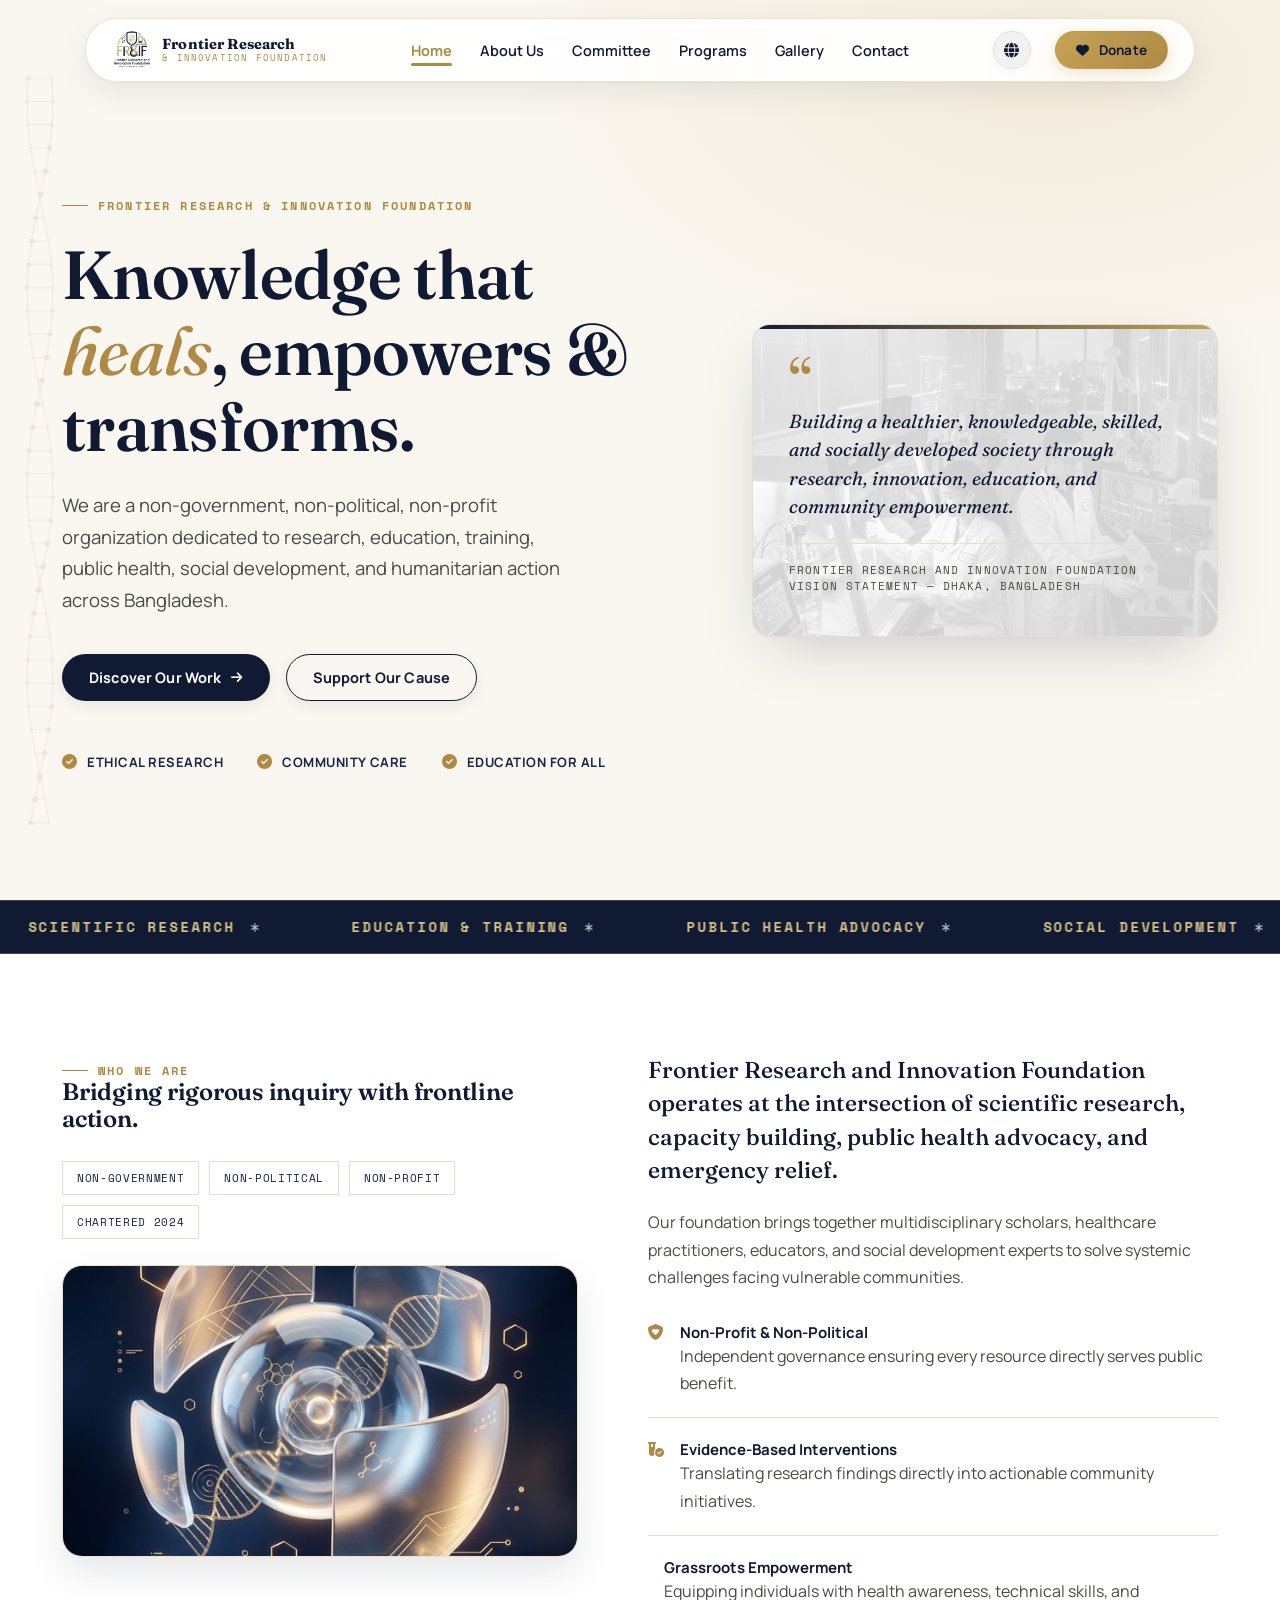
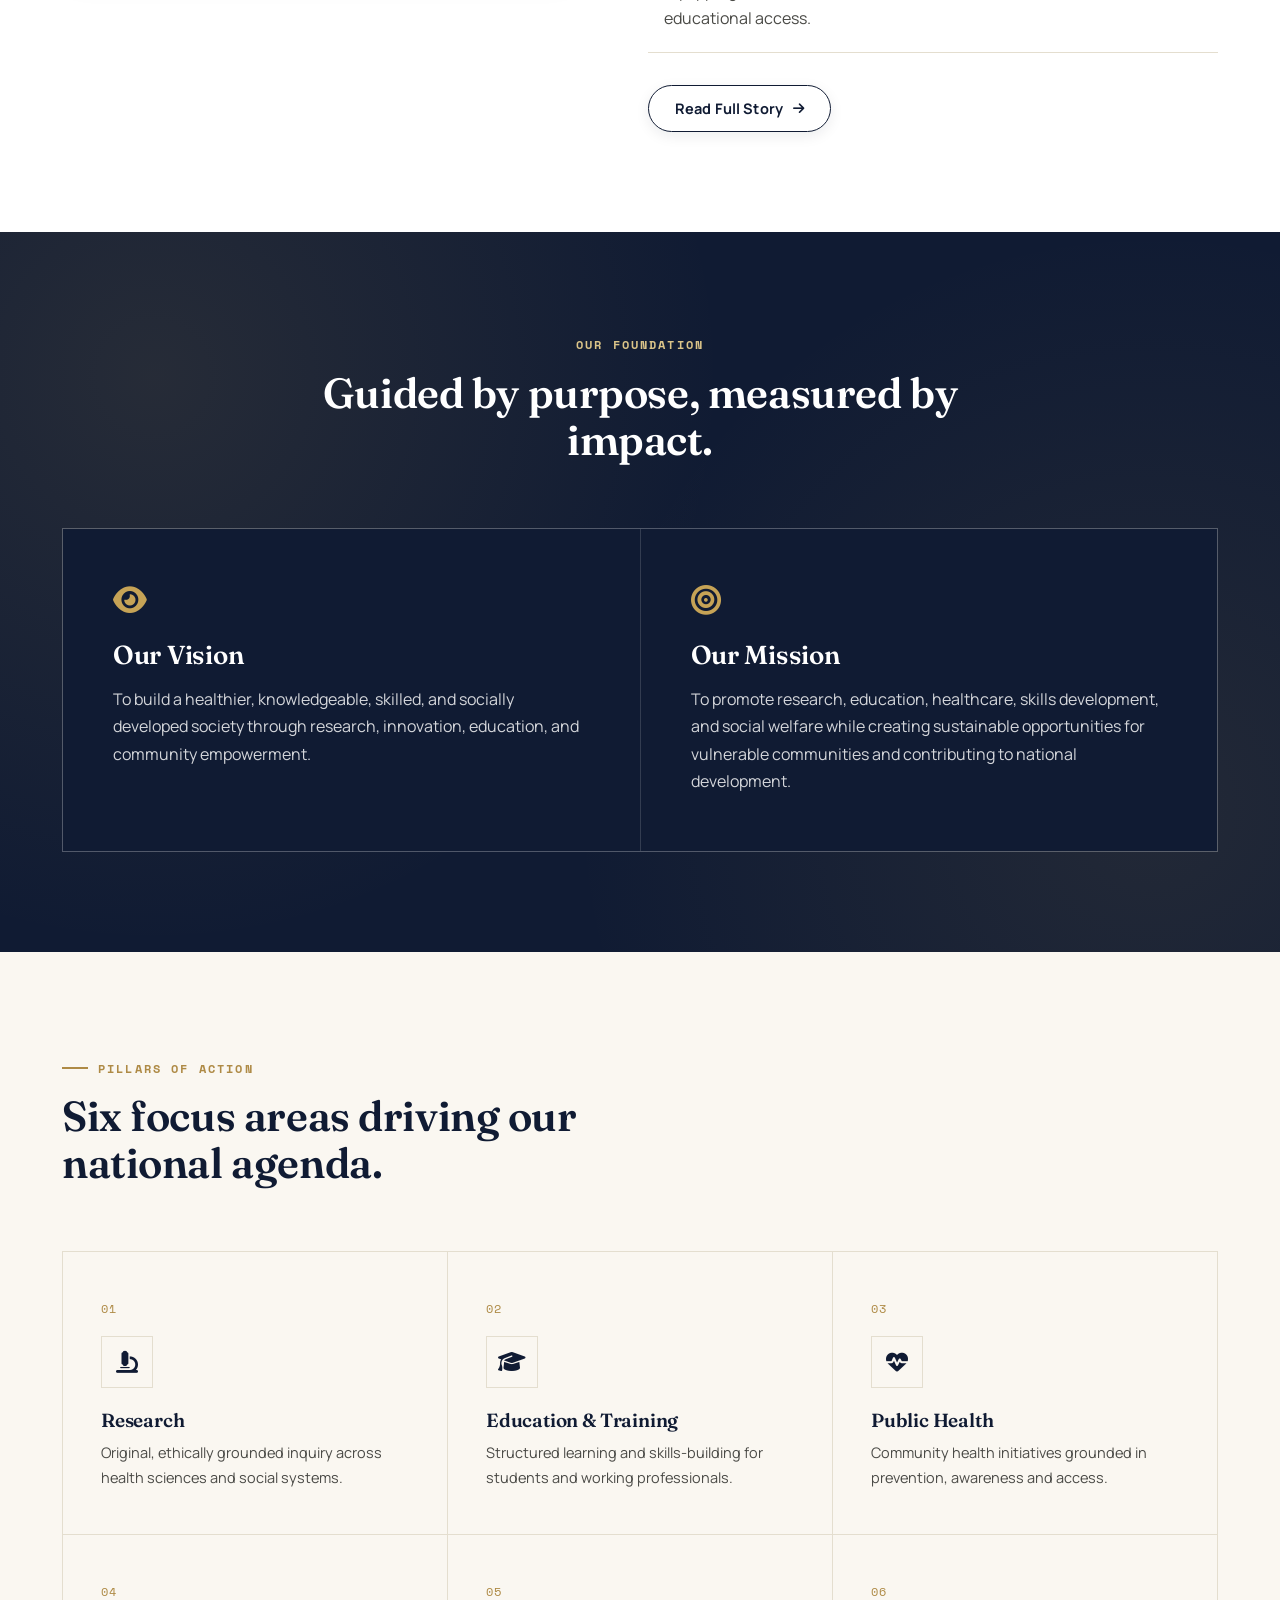
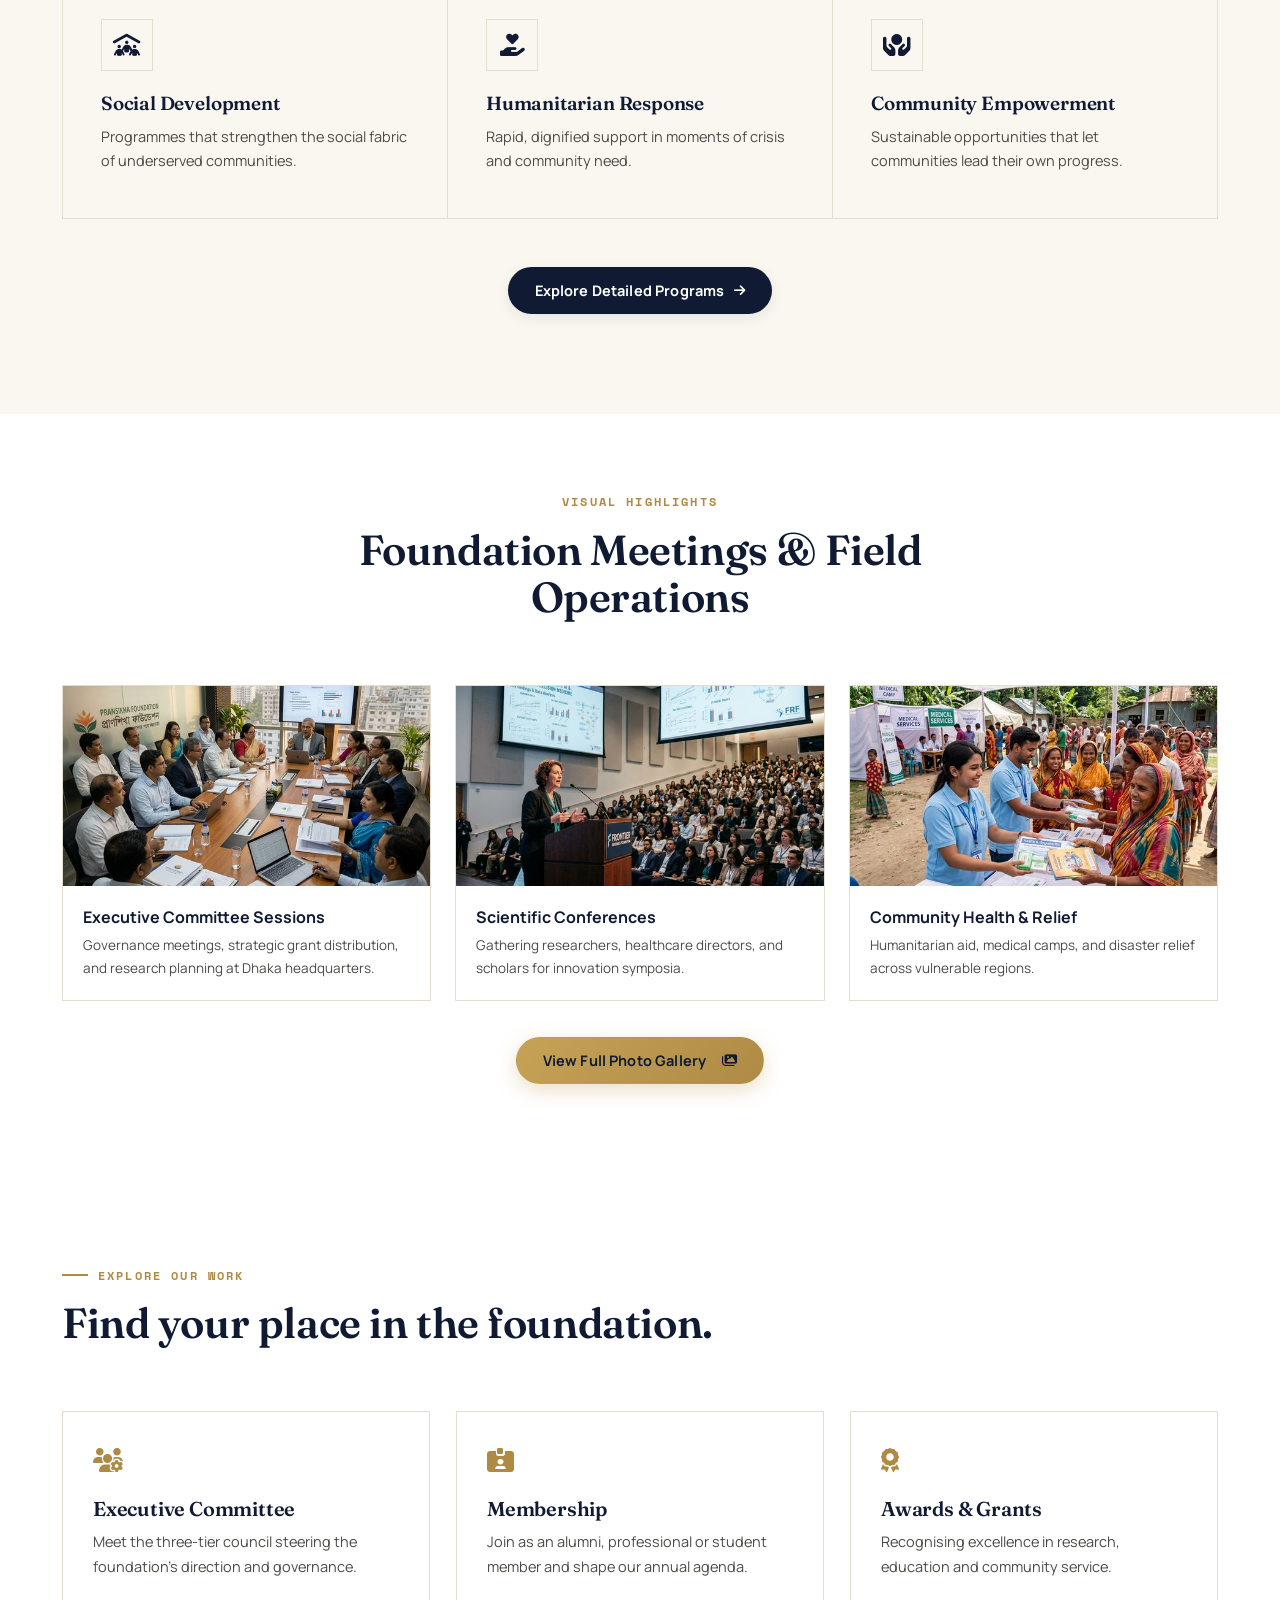
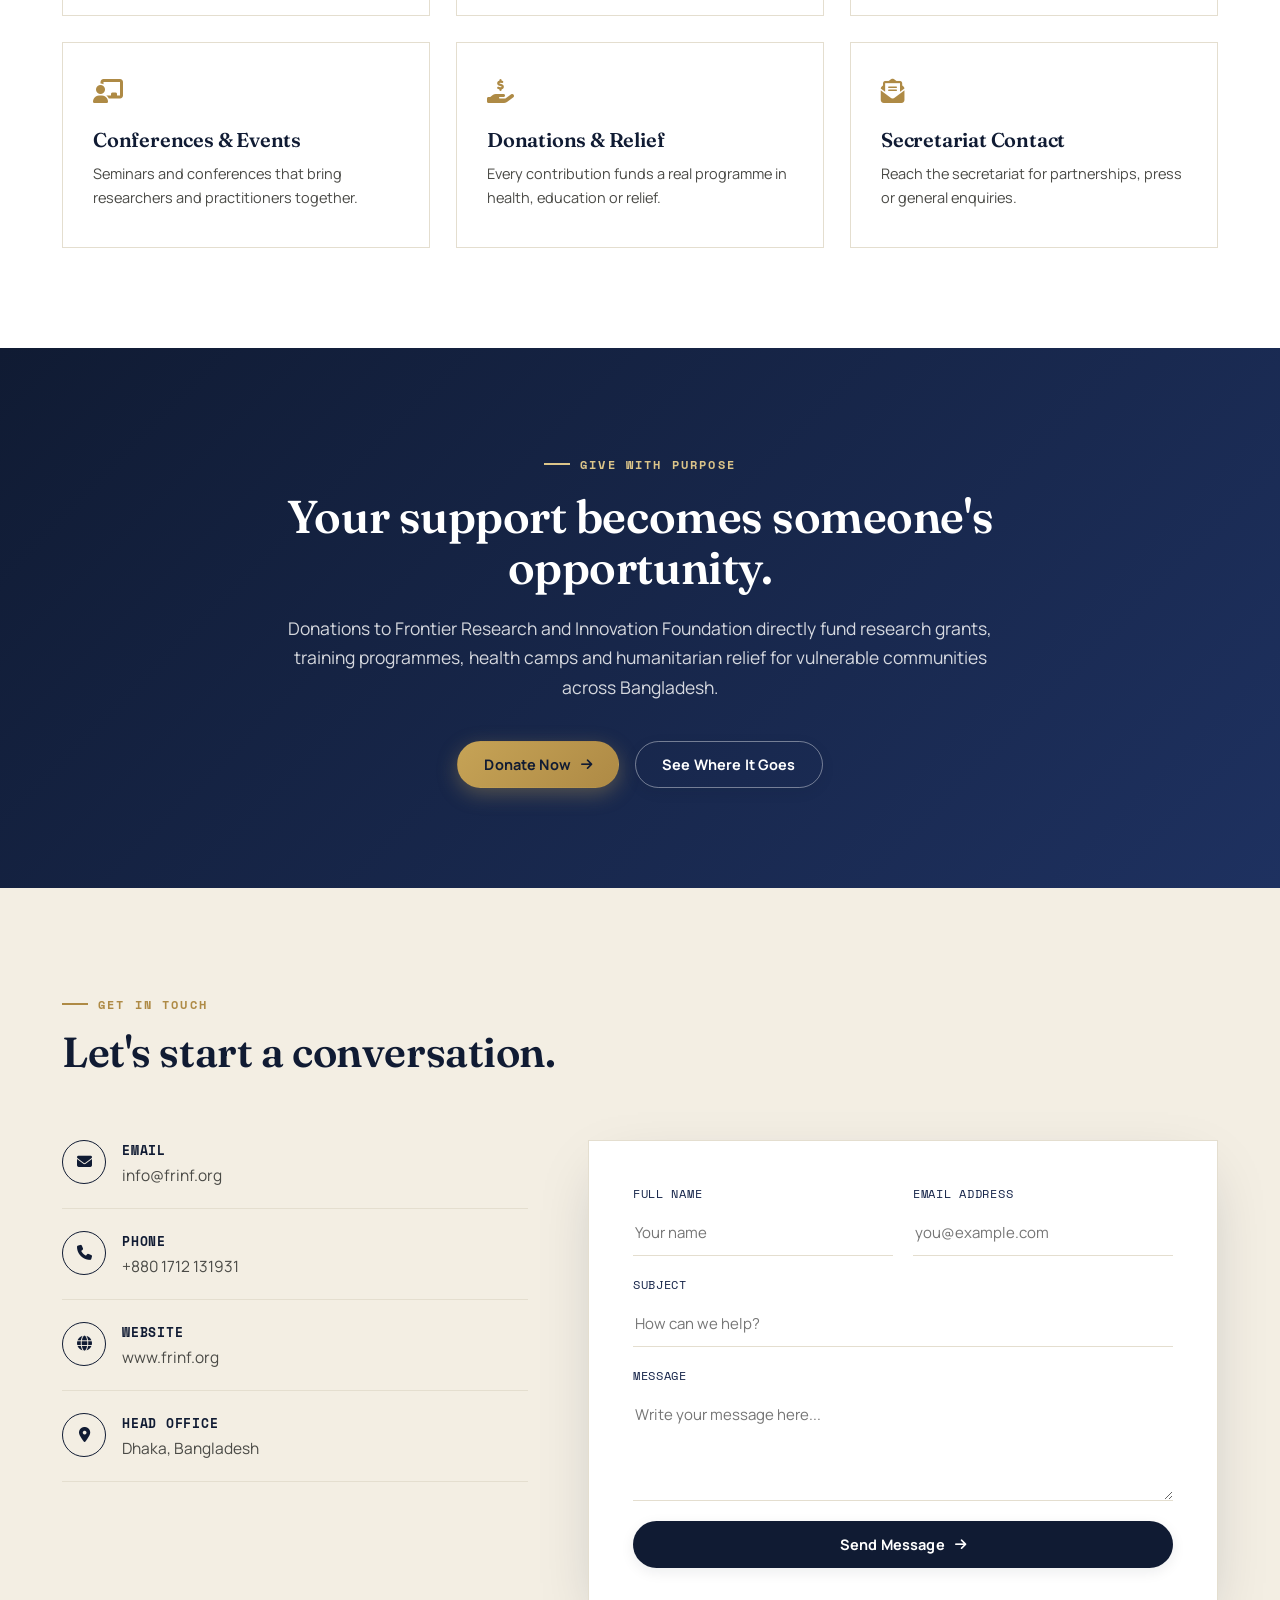
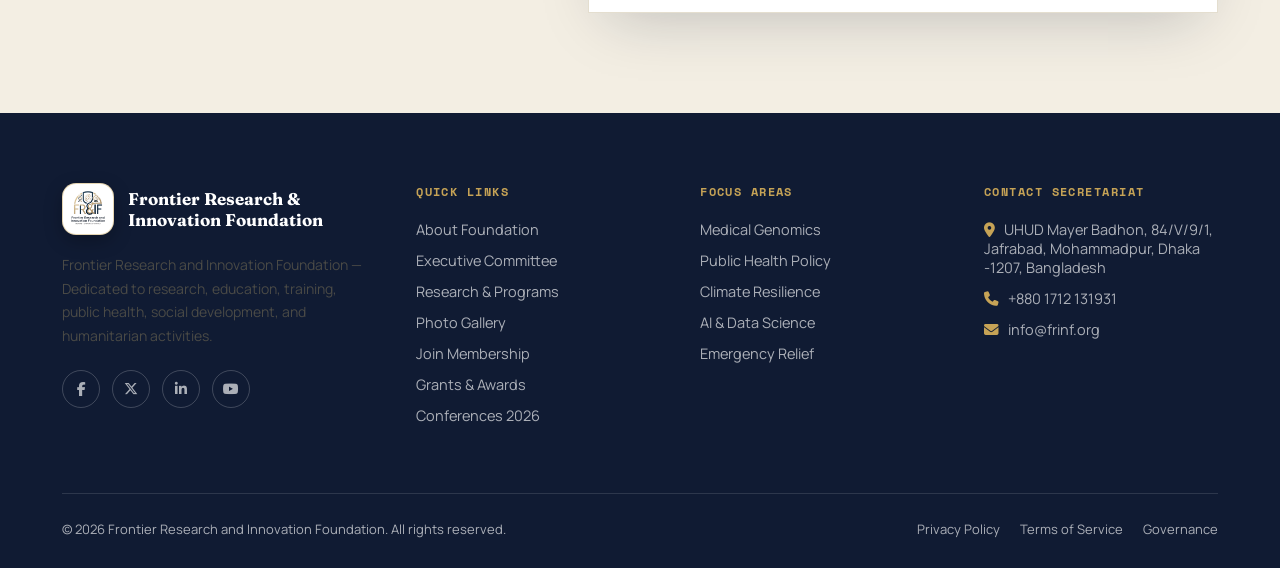
<file: index.html>
<!DOCTYPE html>
<html lang="en">
<head>
<meta charset="UTF-8">
<meta name="viewport" content="width=device-width, initial-scale=1.0">
<title>Frontier Research and Innovation Foundation — Empowering Scientific Discovery</title>
<meta name="description" content="Frontier Research and Innovation Foundation is an independent non-profit, non-political organization in Dhaka, Bangladesh, dedicated to scientific research, public health advocacy, capacity building, and emergency relief.">
<meta name="keywords" content="Frontier Research and Innovation Foundation, FRINF Bangladesh, scientific research Dhaka, public health advocacy, genomics research, medical grants, non-profit foundation">
<meta name="author" content="Frontier Research and Innovation Foundation">
<meta name="robots" content="index, follow">
<meta name="theme-color" content="#0B192C">
<link rel="icon" href="images/logo.png" type="image/png">
<link rel="apple-touch-icon" href="images/logo.png">
<link rel="canonical" href="https://www.frinf.org/index.html">
<link rel="alternate" type="text/markdown" href="index.md">

<!-- Open Graph / Facebook & Social Media Meta Tags -->
<meta property="og:type" content="website">
<meta property="og:site_name" content="Frontier Research and Innovation Foundation">
<meta property="og:url" content="https://www.frinf.org/index.html">
<meta property="og:title" content="Frontier Research and Innovation Foundation — Empowering Scientific Discovery">
<meta property="og:description" content="Dedicated to advancing scientific inquiry, healthcare innovation, education, and community empowerment in Bangladesh and beyond.">
<meta property="og:image" content="https://www.frinf.org/images/logo.png">
<meta property="og:image:width" content="1200">
<meta property="og:image:height" content="630">
<meta property="og:image:alt" content="Frontier Research and Innovation Foundation Logo">
<meta property="og:locale" content="en_US">

<!-- X / Twitter Card Meta Tags -->
<meta name="twitter:card" content="summary_large_image">
<meta name="twitter:site" content="@frinf_org">
<meta name="twitter:creator" content="@frinf_org">
<meta name="twitter:title" content="Frontier Research and Innovation Foundation — Empowering Scientific Discovery">
<meta name="twitter:description" content="Empowering scientific research, health equity, education, and community resilience in Bangladesh.">
<meta name="twitter:image" content="https://www.frinf.org/images/logo.png">
<meta name="twitter:image:alt" content="Frontier Research and Innovation Foundation Logo">

<!-- JSON-LD Structured Data Schema -->
<script type="application/ld+json">
{
  "@context": "https://schema.org",
  "@type": "NGO",
  "name": "Frontier Research and Innovation Foundation",
  "url": "https://www.frinf.org",
  "logo": "https://www.frinf.org/images/logo.png",
  "telephone": "+8801712131931",
  "email": "info@frinf.org",
  "address": {
    "@type": "PostalAddress",
    "streetAddress": "UHUD Mayer Badhon, 84/V/9/1, Jafrabad",
    "addressLocality": "Mohammadpur, Dhaka",
    "postalCode": "1207",
    "addressCountry": "BD"
  }
}
</script>

<link rel="preconnect" href="https://fonts.googleapis.com">
<link rel="preconnect" href="https://fonts.gstatic.com" crossorigin>
<link href="https://fonts.googleapis.com/css2?family=Fraunces:ital,opsz,wght@0,9..144,300;0,9..144,400;0,9..144,500;0,9..144,600;0,9..144,700;1,9..144,400;1,9..144,500&family=Manrope:wght@400;500;600;700;800&family=Space+Mono:wght@400;700&display=swap" rel="stylesheet">
<link rel="stylesheet" href="https://cdnjs.cloudflare.com/ajax/libs/font-awesome/6.5.1/css/all.min.css">
<link rel="stylesheet" href="css/style.css?v=2.6">
<script src="js/components.js"></script>
</head>
<body>

<!-- ANIMATED PRELOADER SCREEN -->
<div id="preloader" class="preloader">
  <div class="preloader-inner">
    <div class="preloader-logo-wrap">
      <div class="preloader-ring"></div>
      <img decoding="async" src="images/logo.png" alt="Frontier Research and Innovation Foundation" class="preloader-logo">
    </div>
    <div class="preloader-title">Frontier Research &amp; Innovation Foundation</div>
    <div class="preloader-bar-wrap">
      <div class="preloader-bar" id="preloaderBar"></div>
    </div>
    <div class="preloader-status">
      <span id="preloaderPercent">0%</span>
    </div>
  </div>
</div>

<div id="helix-rail" aria-hidden="true">
  <canvas id="dnaCanvas" width="44" height="900"></canvas>
</div>

<div id="header-placeholder"></div>

<!-- HERO -->
<section class="hero" id="home">
  <div class="container">
    <div class="hero-grid">
      <div class="reveal">
        <span class="eyebrow">Frontier Research &amp; Innovation Foundation</span>
        <h1>Knowledge that <em>heals</em>, empowers &amp; transforms.</h1>
        <p class="lead">We are a non-government, non-political, non-profit organization dedicated to research, education, training, public health, social development, and humanitarian action across Bangladesh.</p>
        
        <div class="hero-actions">
          <a href="about.html" class="btn btn-primary">Discover Our Work <i class="fa-solid fa-arrow-right"></i></a>
          <a href="donate.html" class="btn btn-ghost">Support Our Cause</a>
        </div>

        <div class="hero-pillars">
          <div><i class="fa-solid fa-circle-check"></i> <span>Ethical Research</span></div>
          <div><i class="fa-solid fa-circle-check"></i> <span>Community Care</span></div>
          <div><i class="fa-solid fa-circle-check"></i> <span>Education for All</span></div>
        </div>
      </div>

      <div class="reveal" style="transition-delay:.2s;">
        <div class="hero-card">
          <img decoding="async" src="images/hero_research_bd.jpg" alt="Frontier Research and Innovation Foundation Research Lab" class="hero-card-bg-img">
          <div class="hero-card-content">
            <div class="quote-mark">“</div>
            <p>Building a healthier, knowledgeable, skilled, and socially developed society through research, innovation, education, and community empowerment.</p>
            <div class="sig">Frontier Research and Innovation Foundation Vision Statement — Dhaka, Bangladesh</div>
          </div>
        </div>
      </div>
    </div>
  </div>
</section>

<!-- TICKER (Infinite Scroll Marquee) -->
<div class="ticker-wrap" aria-hidden="true">
  <div class="ticker">
    <div class="ticker-track">
      <span>Scientific Research <i class="fa-solid fa-asterisk"></i></span>
      <span>Education &amp; Training <i class="fa-solid fa-asterisk"></i></span>
      <span>Public Health Advocacy <i class="fa-solid fa-asterisk"></i></span>
      <span>Social Development <i class="fa-solid fa-asterisk"></i></span>
      <span>Humanitarian Response <i class="fa-solid fa-asterisk"></i></span>
      <span>Community Empowerment <i class="fa-solid fa-asterisk"></i></span>
      <span>Medical Genomics <i class="fa-solid fa-asterisk"></i></span>
      <span>Capacity Building <i class="fa-solid fa-asterisk"></i></span>
    </div>
    <div class="ticker-track" aria-hidden="true">
      <span>Scientific Research <i class="fa-solid fa-asterisk"></i></span>
      <span>Education &amp; Training <i class="fa-solid fa-asterisk"></i></span>
      <span>Public Health Advocacy <i class="fa-solid fa-asterisk"></i></span>
      <span>Social Development <i class="fa-solid fa-asterisk"></i></span>
      <span>Humanitarian Response <i class="fa-solid fa-asterisk"></i></span>
      <span>Community Empowerment <i class="fa-solid fa-asterisk"></i></span>
      <span>Medical Genomics <i class="fa-solid fa-asterisk"></i></span>
      <span>Capacity Building <i class="fa-solid fa-asterisk"></i></span>
    </div>
  </div>
</div>

<!-- ABOUT -->
<section class="about" id="about">
  <div class="container">
    <div class="about-grid">
      <div class="reveal">
        <span class="eyebrow">Who We Are</span>
        <h2>Bridging rigorous inquiry with frontline action.</h2>
        <div class="tag-badges">
          <span>Non-Government</span>
          <span>Non-Political</span>
          <span>Non-Profit</span>
          <span>Chartered 2024</span>
        </div>
        <div class="about-image-wrap">
          <img decoding="async" src="images/research_glassmorphism.jpg" alt="Frontier Research and Innovation Foundation Scientific Research and Innovation" class="about-glass-img" loading="lazy" />
        </div>
      </div>

      <div class="reveal" style="transition-delay:.15s;">
        <p class="about-lead">Frontier Research and Innovation Foundation operates at the intersection of scientific research, capacity building, public health advocacy, and emergency relief.</p>
        <p>Our foundation brings together multidisciplinary scholars, healthcare practitioners, educators, and social development experts to solve systemic challenges facing vulnerable communities.</p>
        
        <ul class="about-list">
          <li>
            <i class="fa-solid fa-shield-heart"></i>
            <div>
              <b>Non-Profit &amp; Non-Political</b>
              <p>Independent governance ensuring every resource directly serves public benefit.</p>
            </div>
          </li>
          <li>
            <i class="fa-solid fa-vial-circle-check"></i>
            <div>
              <b>Evidence-Based Interventions</b>
              <p>Translating research findings directly into actionable community initiatives.</p>
            </div>
          </li>
          <li>
            <i class="fa-solid fa-people-hands"></i>
            <div>
              <b>Grassroots Empowerment</b>
              <p>Equipping individuals with health awareness, technical skills, and educational access.</p>
            </div>
          </li>
        </ul>

        <div style="margin-top: 32px;">
          <a href="about.html" class="btn btn-ghost">Read Full Story <i class="fa-solid fa-arrow-right"></i></a>
        </div>
      </div>
    </div>
  </div>
</section>

<!-- VISION & MISSION -->
<section class="vm" id="vision-mission">
  <div class="container">
    <div class="section-head center reveal">
      <span class="eyebrow">Our Foundation</span>
      <h2>Guided by purpose, measured by impact.</h2>
    </div>

    <div class="vm-grid reveal-stagger">
      <div class="vm-card stagger-item">
        <i class="fa-solid fa-eye vm-icon"></i>
        <h3>Our Vision</h3>
        <p>To build a healthier, knowledgeable, skilled, and socially developed society through research, innovation, education, and community empowerment.</p>
      </div>
      <div class="vm-card stagger-item">
        <i class="fa-solid fa-bullseye vm-icon"></i>
        <h3>Our Mission</h3>
        <p>To promote research, education, healthcare, skills development, and social welfare while creating sustainable opportunities for vulnerable communities and contributing to national development.</p>
      </div>
    </div>
  </div>
</section>

<!-- FOCUS AREAS -->
<section class="focus" id="focus">
  <div class="container">
    <div class="section-head reveal">
      <span class="eyebrow">Pillars of Action</span>
      <h2>Six focus areas driving our national agenda.</h2>
    </div>

    <div class="focus-grid reveal-stagger">
      <div class="focus-card stagger-item">
        <span class="focus-num">01</span>
        <i class="fa-solid fa-microscope f-icon"></i>
        <h4>Research</h4>
        <p>Original, ethically grounded inquiry across health sciences and social systems.</p>
      </div>
      <div class="focus-card stagger-item">
        <span class="focus-num">02</span>
        <i class="fa-solid fa-graduation-cap f-icon"></i>
        <h4>Education &amp; Training</h4>
        <p>Structured learning and skills-building for students and working professionals.</p>
      </div>
      <div class="focus-card stagger-item">
        <span class="focus-num">03</span>
        <i class="fa-solid fa-heart-pulse f-icon"></i>
        <h4>Public Health</h4>
        <p>Community health initiatives grounded in prevention, awareness and access.</p>
      </div>
      <div class="focus-card stagger-item">
        <span class="focus-num">04</span>
        <i class="fa-solid fa-people-roof f-icon"></i>
        <h4>Social Development</h4>
        <p>Programmes that strengthen the social fabric of underserved communities.</p>
      </div>
      <div class="focus-card stagger-item">
        <span class="focus-num">05</span>
        <i class="fa-solid fa-hand-holding-heart f-icon"></i>
        <h4>Humanitarian Response</h4>
        <p>Rapid, dignified support in moments of crisis and community need.</p>
      </div>
      <div class="focus-card stagger-item">
        <span class="focus-num">06</span>
        <i class="fa-solid fa-hands-holding-circle f-icon"></i>
        <h4>Community Empowerment</h4>
        <p>Sustainable opportunities that let communities lead their own progress.</p>
      </div>
    </div>

    <div style="text-align: center; margin-top: 48px;" class="reveal">
      <a href="programs.html" class="btn btn-primary">Explore Detailed Programs <i class="fa-solid fa-arrow-right"></i></a>
    </div>
  </div>
</section>

<!-- FEATURED GALLERY PREVIEW -->
<section style="background: var(--white); padding: 75px 0;">
  <div class="container">
    <div class="section-head center reveal">
      <span class="eyebrow">Visual Highlights</span>
      <h2>Foundation Meetings &amp; Field Operations</h2>
    </div>

    <div class="events-preview-grid reveal-stagger" style="display:grid; gap:24px; margin-top:36px;">
      <div class="explore-card stagger-item" style="padding:0; overflow:hidden;">
        <div style="height:200px; width:100%; overflow:hidden;">
          <img decoding="async" loading="lazy" src="images/events/meeting.jpg" alt="Executive Meeting" style="width:100%; height:100%; object-fit:cover; transition:transform .4s var(--ease);">
        </div>
        <div style="padding:20px;">
          <b style="color:var(--navy-900); font-size:16px; display:block; margin-bottom:6px;">Executive Committee Sessions</b>
          <p style="font-size:13.5px; color:var(--ink-soft); margin:0;">Governance meetings, strategic grant distribution, and research planning at Dhaka headquarters.</p>
        </div>
      </div>

      <div class="explore-card stagger-item" style="padding:0; overflow:hidden;">
        <div style="height:200px; width:100%; overflow:hidden;">
          <img decoding="async" loading="lazy" src="images/events/conference.jpg" alt="Academic Conference" style="width:100%; height:100%; object-fit:cover; transition:transform .4s var(--ease);">
        </div>
        <div style="padding:20px;">
          <b style="color:var(--navy-900); font-size:16px; display:block; margin-bottom:6px;">Scientific Conferences</b>
          <p style="font-size:13.5px; color:var(--ink-soft); margin:0;">Gathering researchers, healthcare directors, and scholars for innovation symposia.</p>
        </div>
      </div>

      <div class="explore-card stagger-item" style="padding:0; overflow:hidden;">
        <div style="height:200px; width:100%; overflow:hidden;">
          <img decoding="async" loading="lazy" src="images/events/community_relief.jpg" alt="Community Health Relief" style="width:100%; height:100%; object-fit:cover; transition:transform .4s var(--ease);">
        </div>
        <div style="padding:20px;">
          <b style="color:var(--navy-900); font-size:16px; display:block; margin-bottom:6px;">Community Health &amp; Relief</b>
          <p style="font-size:13.5px; color:var(--ink-soft); margin:0;">Humanitarian aid, medical camps, and disaster relief across vulnerable regions.</p>
        </div>
      </div>
    </div>

    <div style="text-align:center; margin-top:36px;" class="reveal">
      <a href="gallery.html" class="btn btn-gold">View Full Photo Gallery <i class="fa-solid fa-images" style="margin-left:6px;"></i></a>
    </div>
  </div>
</section>

<!-- EXPLORE / MULTIPAGE SITEMAP -->
<section class="explore" id="explore">
  <div class="container">
    <div class="section-head reveal">
      <span class="eyebrow">Explore Our Work</span>
      <h2>Find your place in the foundation.</h2>
    </div>
    <div class="explore-grid reveal-stagger">
      <a href="committee.html" class="explore-card stagger-item">
        <div class="explore-top"><i class="fa-solid fa-users-gear e-icon"></i><i class="fa-solid fa-arrow-up-right e-arrow"></i></div>
        <h4>Executive Committee</h4>
        <p>Meet the three-tier council steering the foundation's direction and governance.</p>
      </a>
      <a href="membership.html" class="explore-card stagger-item">
        <div class="explore-top"><i class="fa-solid fa-id-card-clip e-icon"></i><i class="fa-solid fa-arrow-up-right e-arrow"></i></div>
        <h4>Membership</h4>
        <p>Join as an alumni, professional or student member and shape our annual agenda.</p>
      </a>
      <a href="awards.html" class="explore-card stagger-item">
        <div class="explore-top"><i class="fa-solid fa-award e-icon"></i><i class="fa-solid fa-arrow-up-right e-arrow"></i></div>
        <h4>Awards &amp; Grants</h4>
        <p>Recognising excellence in research, education and community service.</p>
      </a>
      <a href="conferences.html" class="explore-card stagger-item">
        <div class="explore-top"><i class="fa-solid fa-chalkboard-user e-icon"></i><i class="fa-solid fa-arrow-up-right e-arrow"></i></div>
        <h4>Conferences &amp; Events</h4>
        <p>Seminars and conferences that bring researchers and practitioners together.</p>
      </a>
      <a href="donate.html" class="explore-card stagger-item">
        <div class="explore-top"><i class="fa-solid fa-hand-holding-dollar e-icon"></i><i class="fa-solid fa-arrow-up-right e-arrow"></i></div>
        <h4>Donations &amp; Relief</h4>
        <p>Every contribution funds a real programme in health, education or relief.</p>
      </a>
      <a href="contact.html" class="explore-card stagger-item">
        <div class="explore-top"><i class="fa-solid fa-envelope-open-text e-icon"></i><i class="fa-solid fa-arrow-up-right e-arrow"></i></div>
        <h4>Secretariat Contact</h4>
        <p>Reach the secretariat for partnerships, press or general enquiries.</p>
      </a>
    </div>
  </div>
</section>

<!-- DONATE BAND -->
<section class="donate">
  <div class="container">
    <div class="donate-inner reveal">
      <span class="eyebrow">Give With Purpose</span>
      <h2>Your support becomes someone's opportunity.</h2>
      <p>Donations to Frontier Research and Innovation Foundation directly fund research grants, training programmes, health camps and humanitarian relief for vulnerable communities across Bangladesh.</p>
      <div class="donate-actions">
        <a href="donate.html" class="btn btn-gold">Donate Now <i class="fa-solid fa-arrow-right"></i></a>
        <a href="programs.html" class="btn btn-ghost" style="border-color:rgba(255,255,255,.4);color:#fff;">See Where It Goes</a>
      </div>
    </div>
  </div>
</section>

<!-- CONTACT TEASER -->
<section class="contact">
  <div class="container">
    <div class="section-head reveal">
      <span class="eyebrow">Get In Touch</span>
      <h2>Let's start a conversation.</h2>
    </div>
    <div class="contact-grid">
      <ul class="contact-info reveal">
        <li>
          <i class="fa-solid fa-envelope"></i>
          <span><b>Email</b><a href="mailto:info@frinf.org">info@frinf.org</a></span>
        </li>
        <li>
          <i class="fa-solid fa-phone"></i>
          <span><b>Phone</b><a href="tel:+8801712131931">+880 1712 131931</a></span>
        </li>
        <li>
          <i class="fa-solid fa-globe"></i>
          <span><b>Website</b><a href="https://www.frinf.org" target="_blank" rel="noopener">www.frinf.org</a></span>
        </li>
        <li>
          <i class="fa-solid fa-location-dot"></i>
          <span><b>Head Office</b><a href="contact.html">Dhaka, Bangladesh</a></span>
        </li>
      </ul>
      <form class="form-card reveal">
        <div class="form-row">
          <div class="field"><label>Full Name</label><input type="text" placeholder="Your name" required></div>
          <div class="field"><label>Email Address</label><input type="email" placeholder="you@example.com" required></div>
        </div>
        <div class="form-row">
          <div class="field full"><label>Subject</label><input type="text" placeholder="How can we help?"></div>
        </div>
        <div class="form-row">
          <div class="field full"><label>Message</label><textarea rows="4" placeholder="Write your message here..." required></textarea></div>
        </div>
        <button type="submit" class="btn btn-primary" style="width:100%;justify-content:center;">Send Message <i class="fa-solid fa-arrow-right"></i></button>
      </form>
    </div>
  </div>
</section>

<!-- FOOTER -->
<div id="footer-placeholder"></div>

<script src="js/main.js"></script>
</body>
</html>
</file>
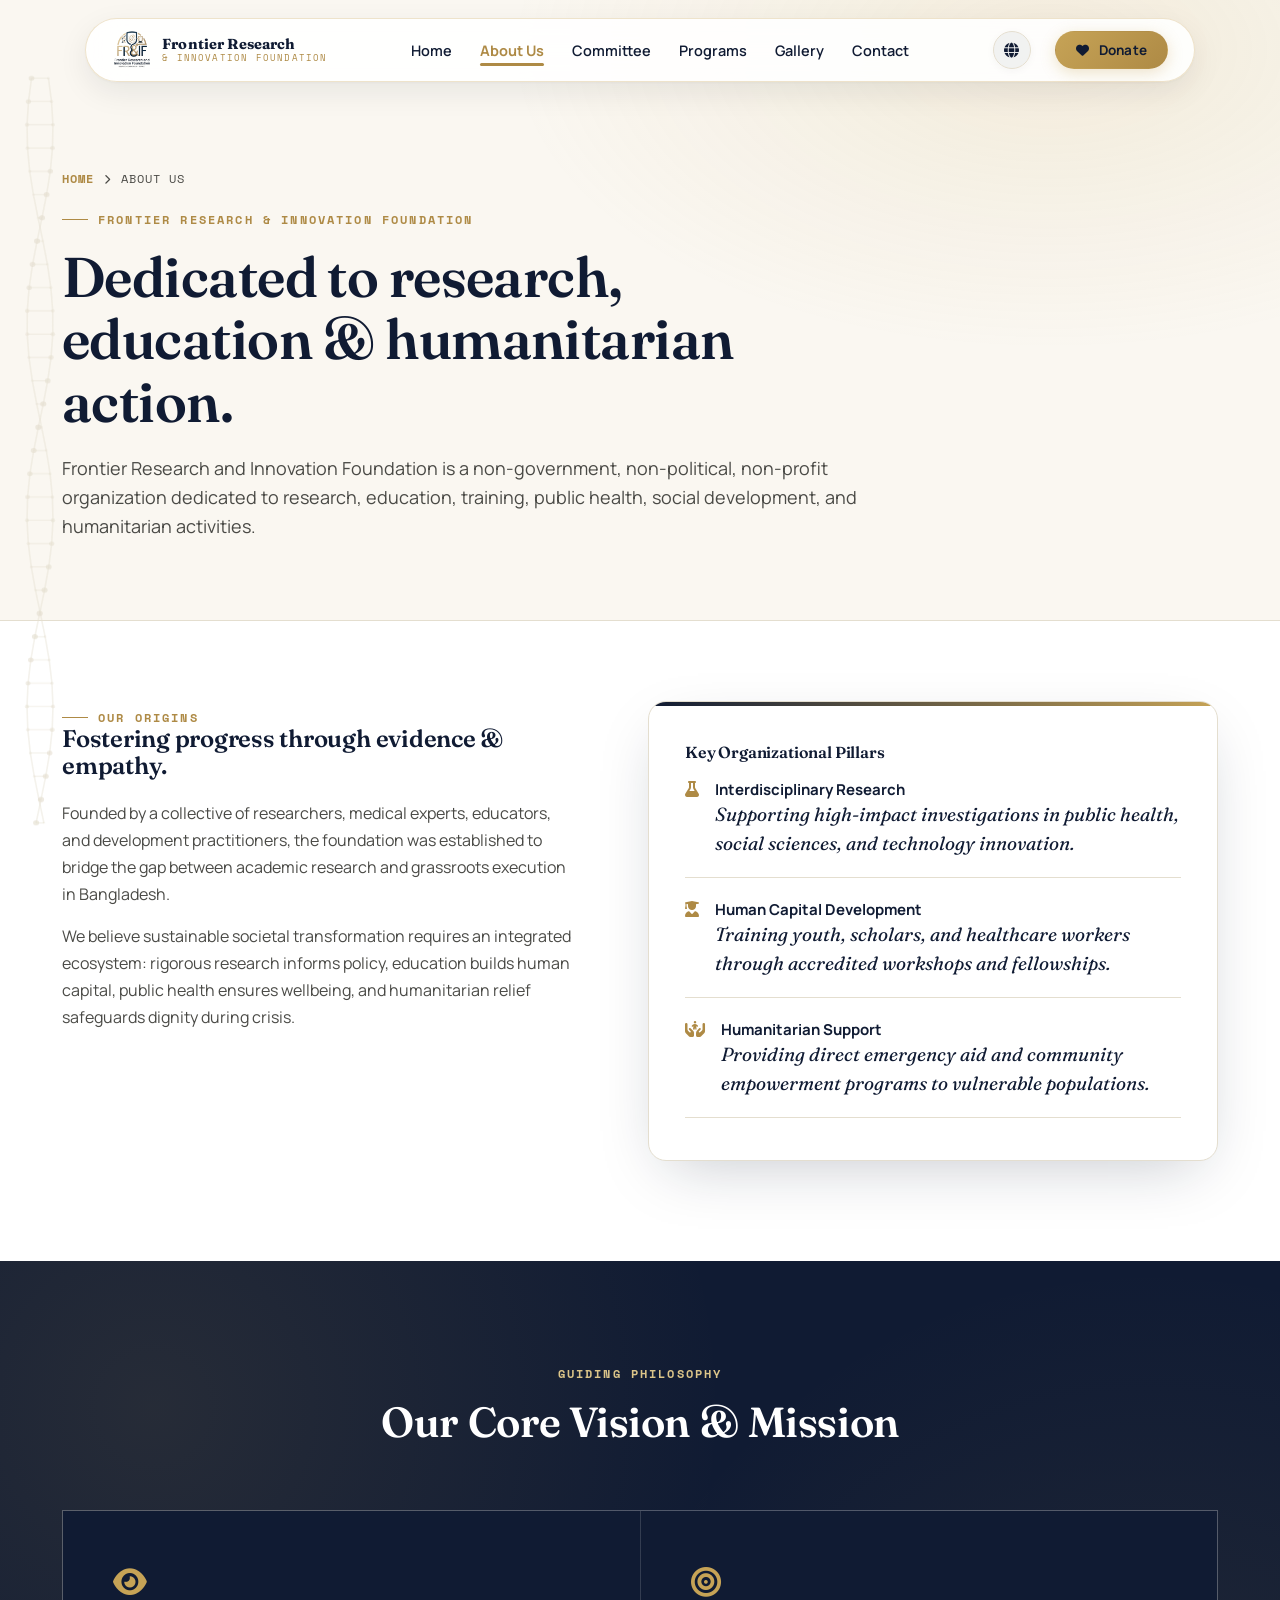
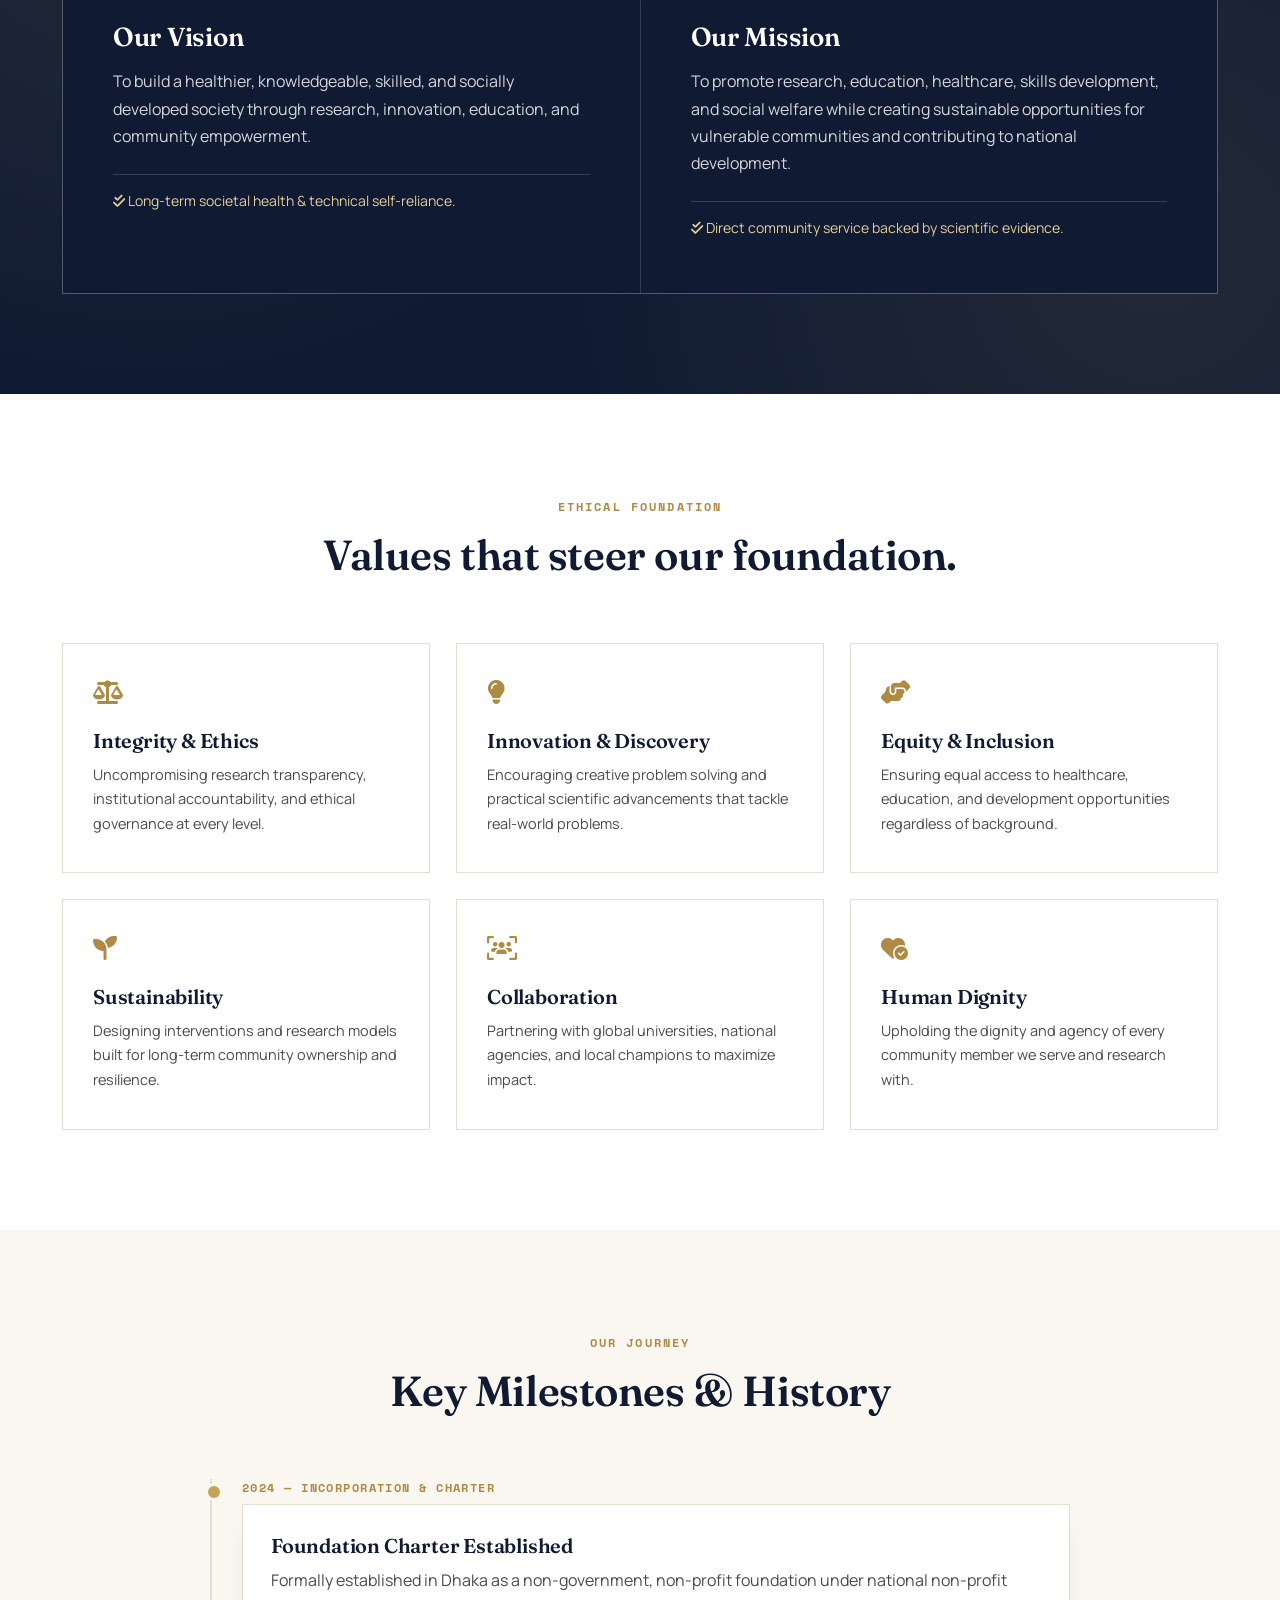
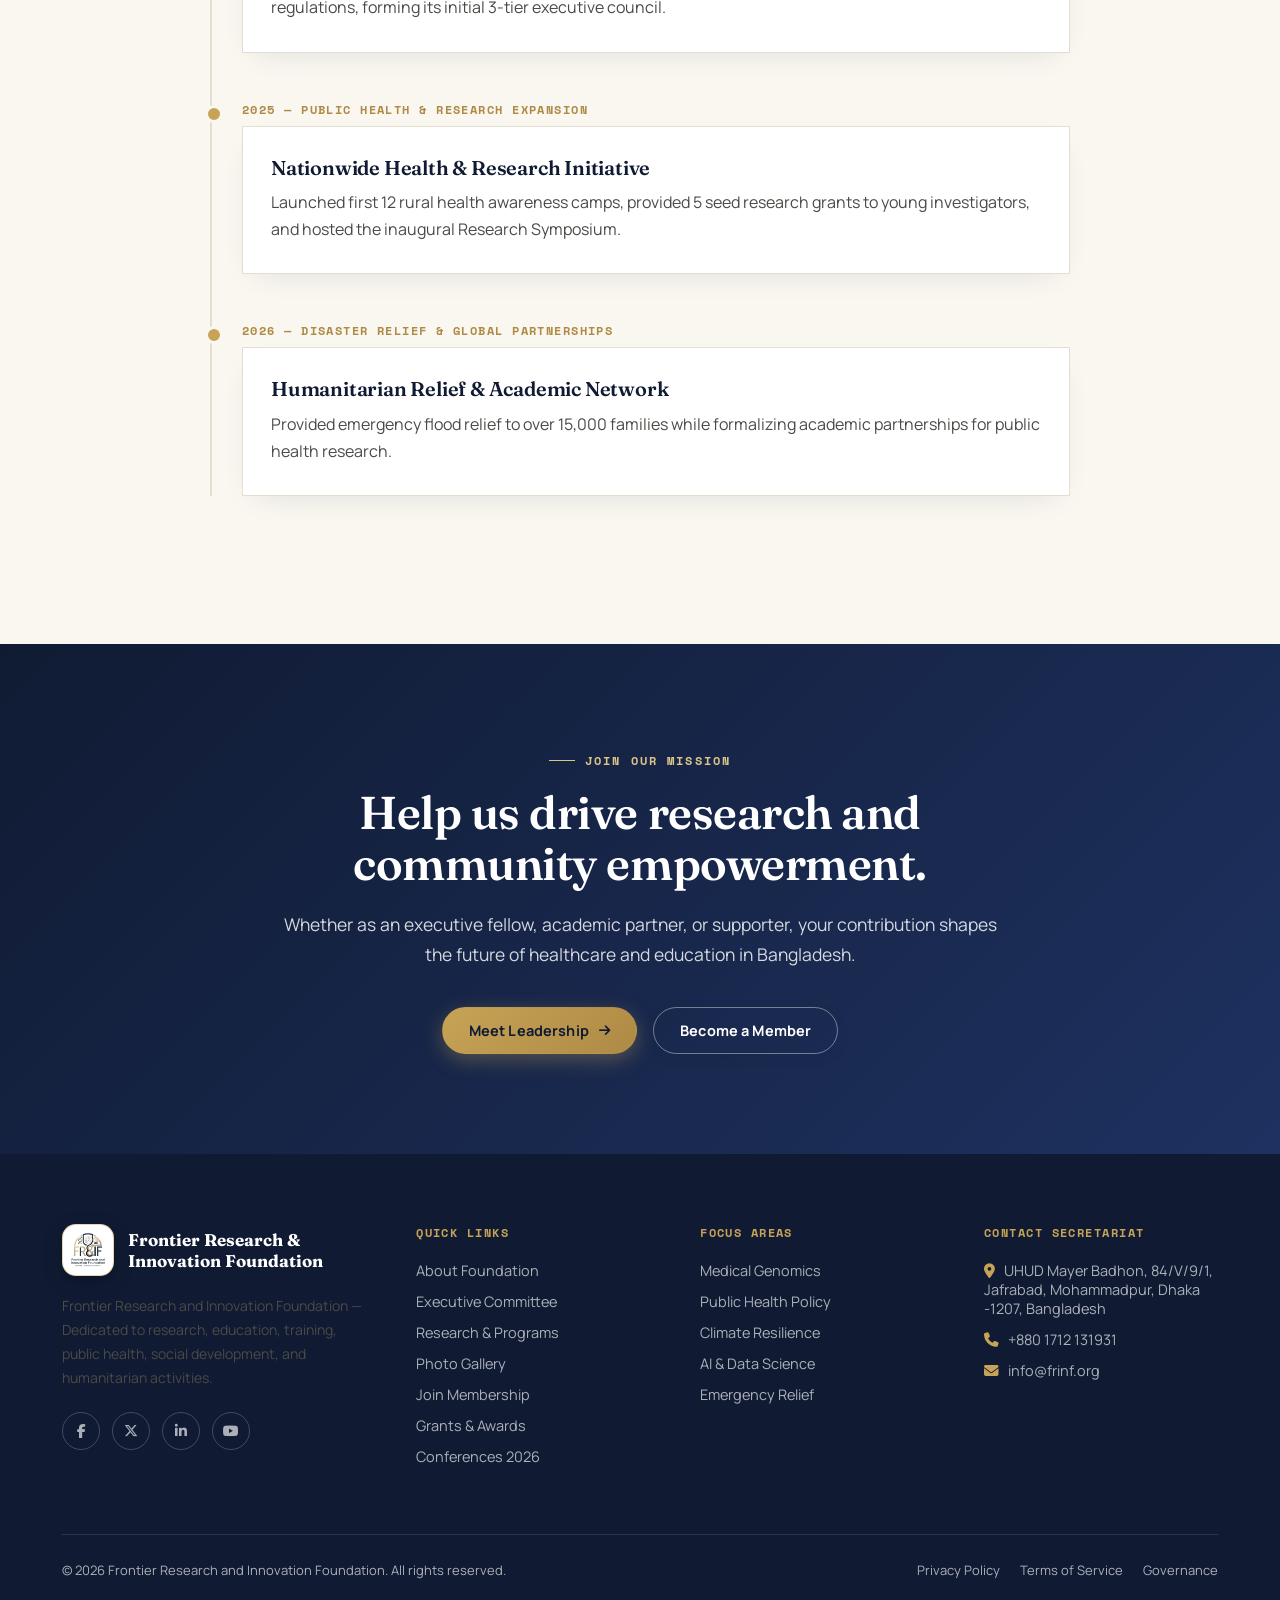
<file: about.html>
<!DOCTYPE html>
<html lang="en">
<head>
<meta charset="UTF-8">
<meta name="viewport" content="width=device-width, initial-scale=1.0">
<title>About Us — Frontier Research and Innovation Foundation</title>
<meta name="description" content="Learn about Frontier Research and Innovation Foundation, our non-profit mission, vision, governance charter, and scientific research impact in Bangladesh.">
<meta name="keywords" content="About FRINF, Frontier Research Foundation mission, non-profit Bangladesh, research organization Dhaka">
<meta name="author" content="Frontier Research and Innovation Foundation">
<meta name="robots" content="index, follow">
<meta name="theme-color" content="#0B192C">
<link rel="icon" href="images/logo.png" type="image/png">
<link rel="apple-touch-icon" href="images/logo.png">
<link rel="canonical" href="https://www.frinf.org/about.html">
<link rel="alternate" type="text/markdown" href="about.md">

<!-- Open Graph / Facebook Meta Tags -->
<meta property="og:type" content="website">
<meta property="og:site_name" content="Frontier Research and Innovation Foundation">
<meta property="og:url" content="https://www.frinf.org/about.html">
<meta property="og:title" content="About Us — Frontier Research and Innovation Foundation">
<meta property="og:description" content="Learn about our foundation's vision, research initiatives, public health programs, and executive leadership.">
<meta property="og:image" content="https://www.frinf.org/images/logo.png">
<meta property="og:image:width" content="1200">
<meta property="og:image:height" content="630">
<meta property="og:image:alt" content="Frontier Research and Innovation Foundation Logo">
<meta property="og:locale" content="en_US">

<!-- X / Twitter Card Meta Tags -->
<meta name="twitter:card" content="summary_large_image">
<meta name="twitter:site" content="@frinf_org">
<meta name="twitter:creator" content="@frinf_org">
<meta name="twitter:title" content="About Us — Frontier Research and Innovation Foundation">
<meta name="twitter:description" content="Learn about our foundation's vision, research initiatives, public health programs, and executive leadership.">
<meta name="twitter:image" content="https://www.frinf.org/images/logo.png">

<!-- JSON-LD Structured Data Schema -->
<script type="application/ld+json">
{
  "@context": "https://schema.org",
  "@type": "AboutPage",
  "name": "About Us — Frontier Research and Innovation Foundation",
  "url": "https://www.frinf.org/about.html",
  "mainEntity": {
    "@type": "NGO",
    "name": "Frontier Research and Innovation Foundation",
    "url": "https://www.frinf.org",
    "logo": "https://www.frinf.org/images/logo.png",
    "address": {
      "@type": "PostalAddress",
      "streetAddress": "UHUD Mayer Badhon, 84/V/9/1, Jafrabad, Mohammadpur",
      "addressLocality": "Dhaka",
      "postalCode": "1207",
      "addressCountry": "BD"
    }
  }
}
</script>
<link rel="preconnect" href="https://fonts.googleapis.com">
<link rel="preconnect" href="https://fonts.gstatic.com" crossorigin>
<link href="https://fonts.googleapis.com/css2?family=Fraunces:ital,opsz,wght@0,9..144,300;0,9..144,400;0,9..144,500;0,9..144,600;0,9..144,700;1,9..144,400;1,9..144,500&family=Manrope:wght@400;500;600;700;800&family=Space+Mono:wght@400;700&display=swap" rel="stylesheet">
<link rel="stylesheet" href="https://cdnjs.cloudflare.com/ajax/libs/font-awesome/6.5.1/css/all.min.css">
<link rel="stylesheet" href="css/style.css?v=2.6">
<script src="js/components.js"></script>
</head>
<body>

<!-- ANIMATED PRELOADER SCREEN -->
<div id="preloader" class="preloader">
  <div class="preloader-inner">
    <div class="preloader-logo-wrap">
      <div class="preloader-ring"></div>
      <img decoding="async" src="images/logo.png" alt="Frontier Research and Innovation Foundation" class="preloader-logo">
    </div>
    <div class="preloader-title">Frontier Research &amp; Innovation Foundation</div>
    <div class="preloader-bar-wrap">
      <div class="preloader-bar" id="preloaderBar"></div>
    </div>
    <div class="preloader-status">
      <span id="preloaderPercent">0%</span>
    </div>
  </div>
</div>

<div id="helix-rail" aria-hidden="true">
  <canvas id="dnaCanvas" width="44" height="900"></canvas>
</div>

<div id="header-placeholder"></div>

<!-- PAGE HERO -->
<section class="page-hero">
  <div class="container">
    <div class="page-hero-inner reveal">
      <div class="breadcrumb">
        <a href="index.html">Home</a> <i class="fa-solid fa-chevron-right" style="font-size:10px;"></i> <span>About Us</span>
      </div>
      <span class="eyebrow">Frontier Research &amp; Innovation Foundation</span>
      <h1>Dedicated to research, education &amp; humanitarian action.</h1>
      <p class="lead">Frontier Research and Innovation Foundation is a non-government, non-political, non-profit organization dedicated to research, education, training, public health, social development, and humanitarian activities.</p>
    </div>
  </div>
</section>

<!-- DETAILED BACKGROUND -->
<section class="about" style="padding-top:80px;">
  <div class="container">
    <div class="about-grid">
      <div class="reveal">
        <span class="eyebrow">Our Origins</span>
        <h2>Fostering progress through evidence &amp; empathy.</h2>
        <p style="margin-top:20px;">Founded by a collective of researchers, medical experts, educators, and development practitioners, the foundation was established to bridge the gap between academic research and grassroots execution in Bangladesh.</p>
        <p style="margin-top:14px;">We believe sustainable societal transformation requires an integrated ecosystem: rigorous research informs policy, education builds human capital, public health ensures wellbeing, and humanitarian relief safeguards dignity during crisis.</p>
      </div>

      <div class="reveal" style="transition-delay:.15s;">
        <div class="hero-card" style="margin-top:0;">
          <h4>Key Organizational Pillars</h4>
          <ul class="about-list" style="margin-top:16px;">
            <li>
              <i class="fa-solid fa-flask"></i>
              <div>
                <b>Interdisciplinary Research</b>
                <p>Supporting high-impact investigations in public health, social sciences, and technology innovation.</p>
              </div>
            </li>
            <li>
              <i class="fa-solid fa-user-graduate"></i>
              <div>
                <b>Human Capital Development</b>
                <p>Training youth, scholars, and healthcare workers through accredited workshops and fellowships.</p>
              </div>
            </li>
            <li>
              <i class="fa-solid fa-hands-holding-child"></i>
              <div>
                <b>Humanitarian Support</b>
                <p>Providing direct emergency aid and community empowerment programs to vulnerable populations.</p>
              </div>
            </li>
          </ul>
        </div>
      </div>
    </div>
  </div>
</section>

<!-- VISION & MISSION DETAILED -->
<section class="vm">
  <div class="container">
    <div class="section-head center reveal">
      <span class="eyebrow">Guiding Philosophy</span>
      <h2>Our Core Vision &amp; Mission</h2>
    </div>

    <div class="vm-grid reveal-stagger">
      <div class="vm-card stagger-item">
        <i class="fa-solid fa-eye vm-icon"></i>
        <h3>Our Vision</h3>
        <p>To build a healthier, knowledgeable, skilled, and socially developed society through research, innovation, education, and community empowerment.</p>
        <div style="margin-top:24px;border-top:1px solid rgba(255,255,255,.15);padding-top:16px;font-size:14px;color:var(--gold-300);">
          <i class="fa-solid fa-check-double"></i> Long-term societal health &amp; technical self-reliance.
        </div>
      </div>
      <div class="vm-card stagger-item">
        <i class="fa-solid fa-bullseye vm-icon"></i>
        <h3>Our Mission</h3>
        <p>To promote research, education, healthcare, skills development, and social welfare while creating sustainable opportunities for vulnerable communities and contributing to national development.</p>
        <div style="margin-top:24px;border-top:1px solid rgba(255,255,255,.15);padding-top:16px;font-size:14px;color:var(--gold-300);">
          <i class="fa-solid fa-check-double"></i> Direct community service backed by scientific evidence.
        </div>
      </div>
    </div>
  </div>
</section>

<!-- CORE VALUES -->
<section style="background:var(--white);">
  <div class="container">
    <div class="section-head center reveal">
      <span class="eyebrow">Ethical Foundation</span>
      <h2>Values that steer our foundation.</h2>
    </div>

    <div class="explore-grid reveal-stagger">
      <div class="explore-card stagger-item">
        <div class="explore-top"><i class="fa-solid fa-scale-balanced e-icon"></i></div>
        <h4>Integrity &amp; Ethics</h4>
        <p>Uncompromising research transparency, institutional accountability, and ethical governance at every level.</p>
      </div>
      <div class="explore-card stagger-item">
        <div class="explore-top"><i class="fa-solid fa-lightbulb e-icon"></i></div>
        <h4>Innovation &amp; Discovery</h4>
        <p>Encouraging creative problem solving and practical scientific advancements that tackle real-world problems.</p>
      </div>
      <div class="explore-card stagger-item">
        <div class="explore-top"><i class="fa-solid fa-handshake-angle e-icon"></i></div>
        <h4>Equity &amp; Inclusion</h4>
        <p>Ensuring equal access to healthcare, education, and development opportunities regardless of background.</p>
      </div>
      <div class="explore-card stagger-item">
        <div class="explore-top"><i class="fa-solid fa-seedling e-icon"></i></div>
        <h4>Sustainability</h4>
        <p>Designing interventions and research models built for long-term community ownership and resilience.</p>
      </div>
      <div class="explore-card stagger-item">
        <div class="explore-top"><i class="fa-solid fa-users-viewfinder e-icon"></i></div>
        <h4>Collaboration</h4>
        <p>Partnering with global universities, national agencies, and local champions to maximize impact.</p>
      </div>
      <div class="explore-card stagger-item">
        <div class="explore-top"><i class="fa-solid fa-heart-circle-check e-icon"></i></div>
        <h4>Human Dignity</h4>
        <p>Upholding the dignity and agency of every community member we serve and research with.</p>
      </div>
    </div>
  </div>
</section>

<!-- MILESTONES TIMELINE -->
<section class="contact" style="background:var(--cream);">
  <div class="container">
    <div class="section-head center reveal">
      <span class="eyebrow">Our Journey</span>
      <h2>Key Milestones &amp; History</h2>
    </div>

    <div class="timeline reveal-stagger">
      <div class="timeline-item stagger-item">
        <div class="timeline-year">2024 — Incorporation &amp; Charter</div>
        <div class="timeline-card">
          <h4>Foundation Charter Established</h4>
          <p>Formally established in Dhaka as a non-government, non-profit foundation under national non-profit regulations, forming its initial 3-tier executive council.</p>
        </div>
      </div>
      <div class="timeline-item stagger-item">
        <div class="timeline-year">2025 — Public Health &amp; Research Expansion</div>
        <div class="timeline-card">
          <h4>Nationwide Health &amp; Research Initiative</h4>
          <p>Launched first 12 rural health awareness camps, provided 5 seed research grants to young investigators, and hosted the inaugural Research Symposium.</p>
        </div>
      </div>
      <div class="timeline-item stagger-item">
        <div class="timeline-year">2026 — Disaster Relief &amp; Global Partnerships</div>
        <div class="timeline-card">
          <h4>Humanitarian Relief &amp; Academic Network</h4>
          <p>Provided emergency flood relief to over 15,000 families while formalizing academic partnerships for public health research.</p>
        </div>
      </div>
    </div>
  </div>
</section>

<!-- CTA -->
<section class="donate">
  <div class="container">
    <div class="donate-inner reveal">
      <span class="eyebrow">Join Our Mission</span>
      <h2>Help us drive research and community empowerment.</h2>
      <p>Whether as an executive fellow, academic partner, or supporter, your contribution shapes the future of healthcare and education in Bangladesh.</p>
      <div class="donate-actions">
        <a href="committee.html" class="btn btn-gold">Meet Leadership <i class="fa-solid fa-arrow-right"></i></a>
        <a href="membership.html" class="btn btn-ghost" style="border-color:rgba(255,255,255,.4);color:#fff;">Become a Member</a>
      </div>
    </div>
  </div>
</section>

<!-- FOOTER -->
<div id="footer-placeholder"></div>

<script src="js/main.js"></script>
</body>
</html>
</file>
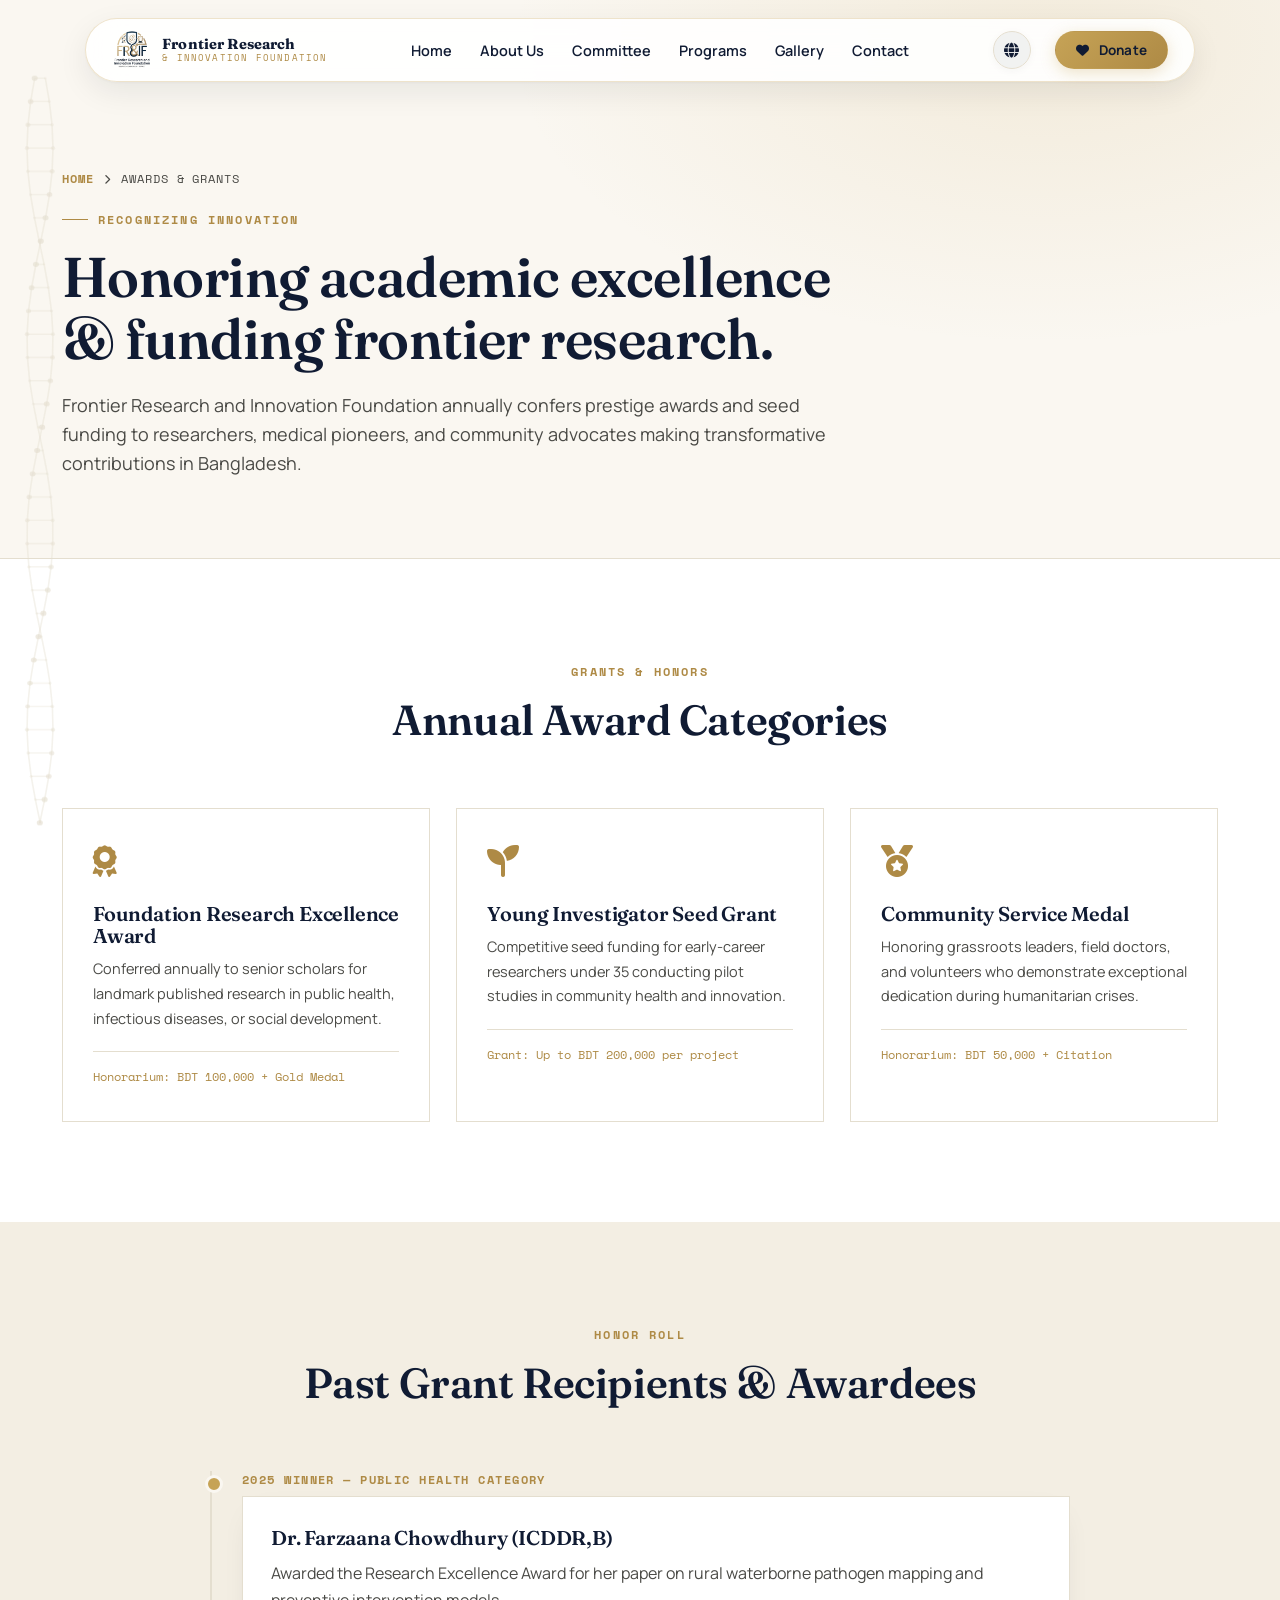
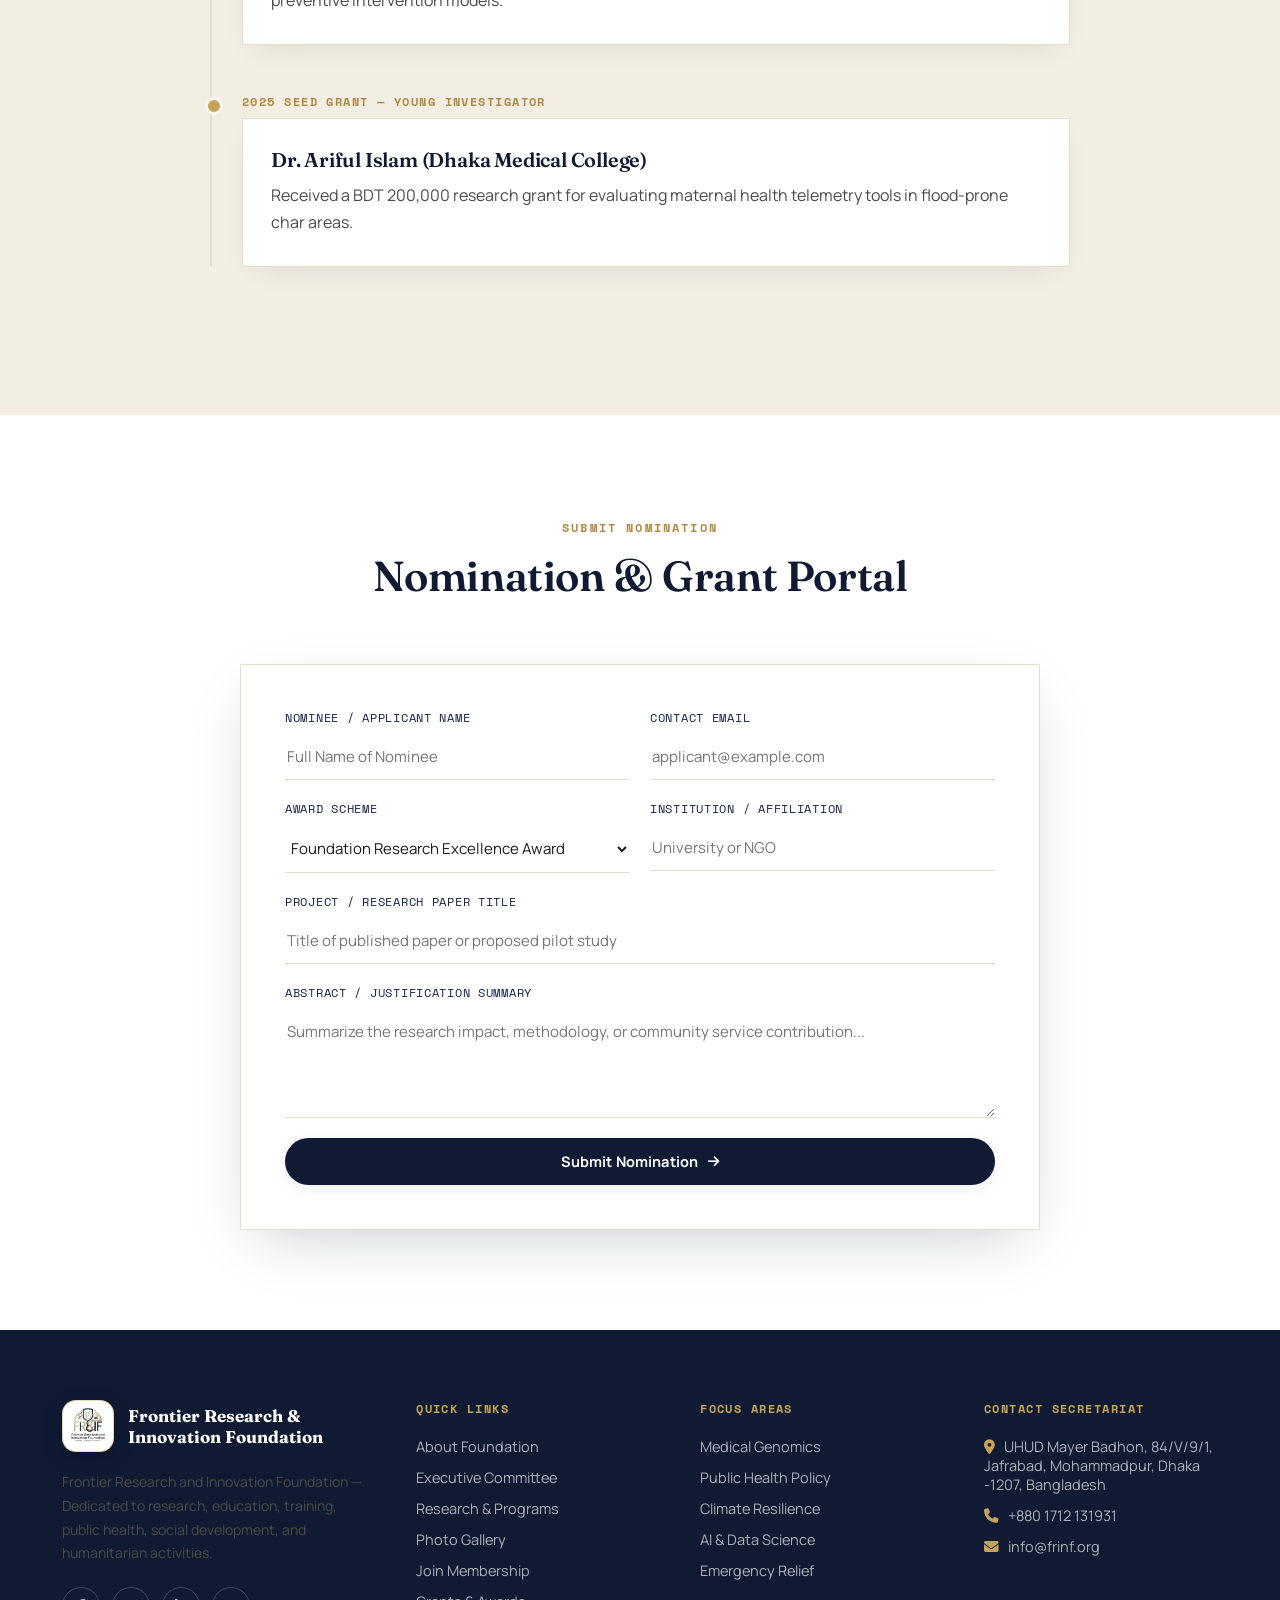
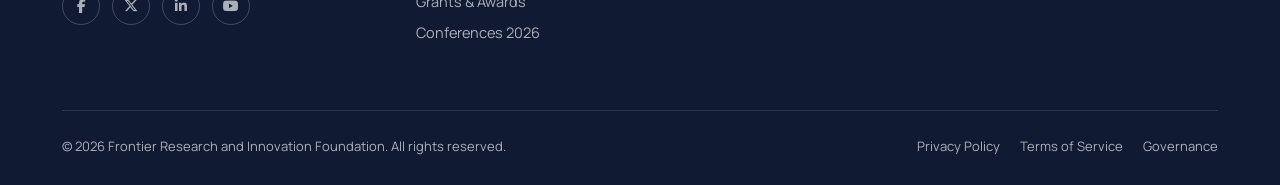
<file: awards.html>
<!DOCTYPE html>
<html lang="en">
<head>
<meta charset="UTF-8">
<meta name="viewport" content="width=device-width, initial-scale=1.0">
<title>Grants &amp; Awards — Frontier Research and Innovation Foundation</title>
<meta name="description" content="Apply for research grants, young scientist awards, and community impact fellowships at Frontier Research and Innovation Foundation.">
<meta name="keywords" content="FRINF grants, young scientist award Bangladesh, research funding, scientific fellowships">
<meta name="author" content="Frontier Research and Innovation Foundation">
<meta name="robots" content="index, follow">
<meta name="theme-color" content="#0B192C">
<link rel="icon" href="images/logo.png" type="image/png">
<link rel="apple-touch-icon" href="images/logo.png">
<link rel="canonical" href="https://www.frinf.org/awards.html">
<link rel="alternate" type="text/markdown" href="awards.md">

<!-- Open Graph / Facebook Meta Tags -->
<meta property="og:type" content="website">
<meta property="og:site_name" content="Frontier Research and Innovation Foundation">
<meta property="og:url" content="https://www.frinf.org/awards.html">
<meta property="og:title" content="Grants &amp; Awards — Frontier Research and Innovation Foundation">
<meta property="og:description" content="Research grants, innovation awards, and scientific fellowships empowering researchers in Bangladesh.">
<meta property="og:image" content="https://www.frinf.org/images/logo.png">
<meta property="og:image:width" content="1200">
<meta property="og:image:height" content="630">
<meta property="og:image:alt" content="Frontier Research and Innovation Foundation Logo">
<meta property="og:locale" content="en_US">

<!-- X / Twitter Card Meta Tags -->
<meta name="twitter:card" content="summary_large_image">
<meta name="twitter:site" content="@frinf_org">
<meta name="twitter:creator" content="@frinf_org">
<meta name="twitter:title" content="Grants &amp; Awards — Frontier Research and Innovation Foundation">
<meta name="twitter:description" content="Research grants, innovation awards, and scientific fellowships.">
<meta name="twitter:image" content="https://www.frinf.org/images/logo.png">
<link rel="preconnect" href="https://fonts.googleapis.com">
<link rel="preconnect" href="https://fonts.gstatic.com" crossorigin>
<link href="https://fonts.googleapis.com/css2?family=Fraunces:ital,opsz,wght@0,9..144,300;0,9..144,400;0,9..144,500;0,9..144,600;0,9..144,700;1,9..144,400;1,9..144,500&family=Manrope:wght@400;500;600;700;800&family=Space+Mono:wght@400;700&display=swap" rel="stylesheet">
<link rel="stylesheet" href="https://cdnjs.cloudflare.com/ajax/libs/font-awesome/6.5.1/css/all.min.css">
<link rel="stylesheet" href="css/style.css?v=2.6">
<script src="js/components.js"></script>
</head>
<body>

<!-- ANIMATED PRELOADER SCREEN -->
<div id="preloader" class="preloader">
  <div class="preloader-inner">
    <div class="preloader-logo-wrap">
      <div class="preloader-ring"></div>
      <img decoding="async" src="images/logo.png" alt="Frontier Research and Innovation Foundation" class="preloader-logo">
    </div>
    <div class="preloader-title">Frontier Research &amp; Innovation Foundation</div>
    <div class="preloader-bar-wrap">
      <div class="preloader-bar" id="preloaderBar"></div>
    </div>
    <div class="preloader-status">
      <span id="preloaderPercent">0%</span>
    </div>
  </div>
</div>

<div id="helix-rail" aria-hidden="true">
  <canvas id="dnaCanvas" width="44" height="900"></canvas>
</div>

<div id="header-placeholder"></div>

<!-- PAGE HERO -->
<section class="page-hero">
  <div class="container">
    <div class="page-hero-inner reveal">
      <div class="breadcrumb">
        <a href="index.html">Home</a> <i class="fa-solid fa-chevron-right" style="font-size:10px;"></i> <span>Awards &amp; Grants</span>
      </div>
      <span class="eyebrow">Recognizing Innovation</span>
      <h1>Honoring academic excellence &amp; funding frontier research.</h1>
      <p class="lead">Frontier Research and Innovation Foundation annually confers prestige awards and seed funding to researchers, medical pioneers, and community advocates making transformative contributions in Bangladesh.</p>
    </div>
  </div>
</section>

<!-- AWARD SCHEMES -->
<section style="background:var(--white);">
  <div class="container">
    <div class="section-head center reveal">
      <span class="eyebrow">Grants &amp; Honors</span>
      <h2>Annual Award Categories</h2>
    </div>

    <div class="explore-grid reveal-stagger">
      <!-- Award 1 -->
      <div class="explore-card stagger-item">
        <div class="explore-top"><i class="fa-solid fa-award e-icon" style="font-size:32px;"></i></div>
        <h4>Foundation Research Excellence Award</h4>
        <p>Conferred annually to senior scholars for landmark published research in public health, infectious diseases, or social development.</p>
        <div style="margin-top:20px;padding-top:16px;border-top:1px solid var(--line);font-family:'Space Mono',monospace;font-size:12px;color:var(--gold-600);">
          Honorarium: BDT 100,000 + Gold Medal
        </div>
      </div>

      <!-- Award 2 -->
      <div class="explore-card stagger-item">
        <div class="explore-top"><i class="fa-solid fa-seedling e-icon" style="font-size:32px;"></i></div>
        <h4>Young Investigator Seed Grant</h4>
        <p>Competitive seed funding for early-career researchers under 35 conducting pilot studies in community health and innovation.</p>
        <div style="margin-top:20px;padding-top:16px;border-top:1px solid var(--line);font-family:'Space Mono',monospace;font-size:12px;color:var(--gold-600);">
          Grant: Up to BDT 200,000 per project
        </div>
      </div>

      <!-- Award 3 -->
      <div class="explore-card stagger-item">
        <div class="explore-top"><i class="fa-solid fa-medal e-icon" style="font-size:32px;"></i></div>
        <h4>Community Service Medal</h4>
        <p>Honoring grassroots leaders, field doctors, and volunteers who demonstrate exceptional dedication during humanitarian crises.</p>
        <div style="margin-top:20px;padding-top:16px;border-top:1px solid var(--line);font-family:'Space Mono',monospace;font-size:12px;color:var(--gold-600);">
          Honorarium: BDT 50,000 + Citation
        </div>
      </div>
    </div>
  </div>
</section>

<!-- PAST RECIPIENTS / HONOR ROLL -->
<section style="background:var(--cream-deep);">
  <div class="container">
    <div class="section-head center reveal">
      <span class="eyebrow">Honor Roll</span>
      <h2>Past Grant Recipients &amp; Awardees</h2>
    </div>

    <div class="timeline reveal-stagger">
      <div class="timeline-item stagger-item">
        <div class="timeline-year">2025 Winner — Public Health Category</div>
        <div class="timeline-card">
          <h4>Dr. Farzaana Chowdhury (ICDDR,B)</h4>
          <p>Awarded the Research Excellence Award for her paper on rural waterborne pathogen mapping and preventive intervention models.</p>
        </div>
      </div>

      <div class="timeline-item stagger-item">
        <div class="timeline-year">2025 Seed Grant — Young Investigator</div>
        <div class="timeline-card">
          <h4>Dr. Ariful Islam (Dhaka Medical College)</h4>
          <p>Received a BDT 200,000 research grant for evaluating maternal health telemetry tools in flood-prone char areas.</p>
        </div>
      </div>
    </div>
  </div>
</section>

<!-- APPLICATION / NOMINATION FORM -->
<section class="contact" style="background:var(--white);">
  <div class="container">
    <div class="section-head center reveal">
      <span class="eyebrow">Submit Nomination</span>
      <h2>Nomination &amp; Grant Portal</h2>
    </div>

    <div style="max-width:800px;margin:0 auto;" class="reveal">
      <form class="form-card">
        <div class="form-row">
          <div class="field"><label>Nominee / Applicant Name</label><input type="text" placeholder="Full Name of Nominee" required></div>
          <div class="field"><label>Contact Email</label><input type="email" placeholder="applicant@example.com" required></div>
        </div>
        <div class="form-row">
          <div class="field">
            <label>Award Scheme</label>
            <select required style="background:transparent;border:none;border-bottom:1.5px solid var(--line);padding:12px 2px;">
              <option value="research">Foundation Research Excellence Award</option>
              <option value="seed">Young Investigator Seed Grant</option>
              <option value="service">Community Service Medal</option>
            </select>
          </div>
          <div class="field"><label>Institution / Affiliation</label><input type="text" placeholder="University or NGO" required></div>
        </div>
        <div class="form-row">
          <div class="field full"><label>Project / Research Paper Title</label><input type="text" placeholder="Title of published paper or proposed pilot study" required></div>
        </div>
        <div class="form-row">
          <div class="field full"><label>Abstract / Justification Summary</label><textarea rows="4" placeholder="Summarize the research impact, methodology, or community service contribution..." required></textarea></div>
        </div>
        <button type="submit" class="btn btn-primary" style="width:100%;justify-content:center;">Submit Nomination <i class="fa-solid fa-arrow-right"></i></button>
      </form>
    </div>
  </div>
</section>

<!-- FOOTER -->
<div id="footer-placeholder"></div>

<script src="js/main.js"></script>
</body>
</html>
</file>
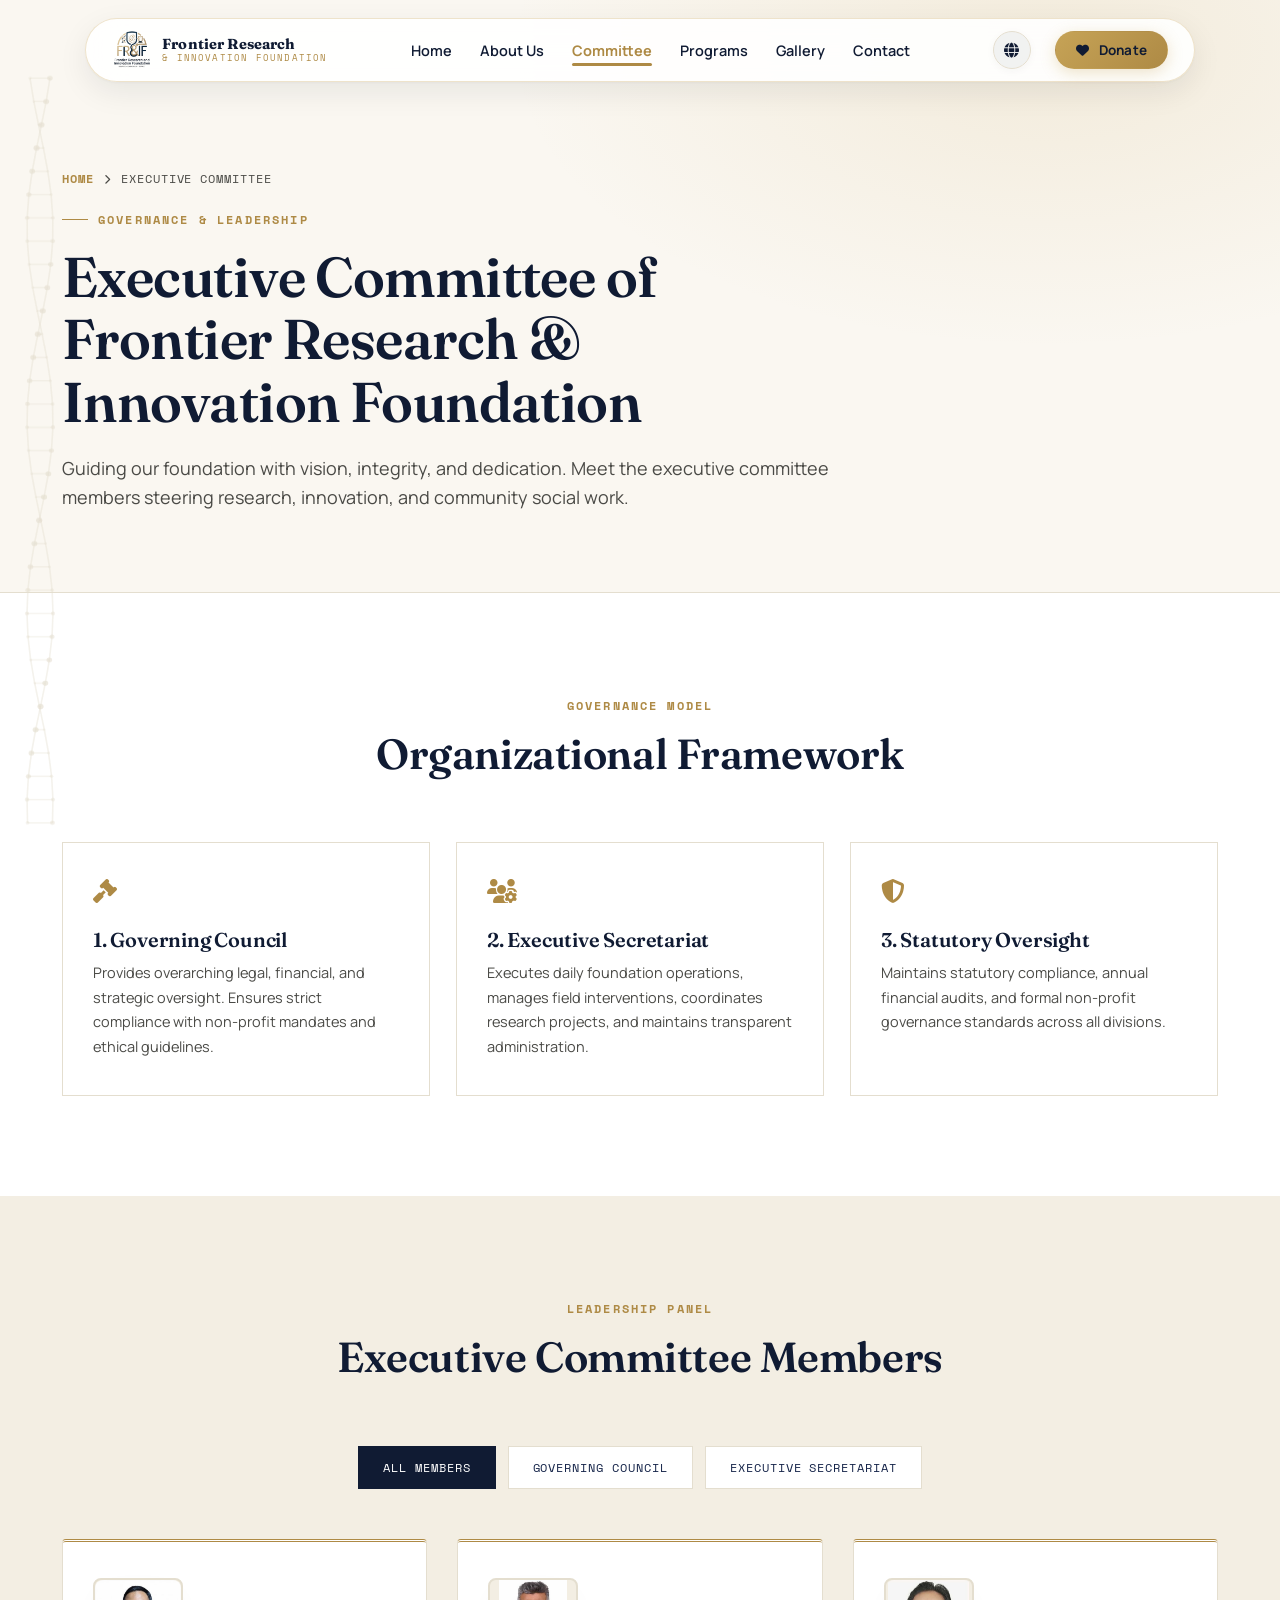
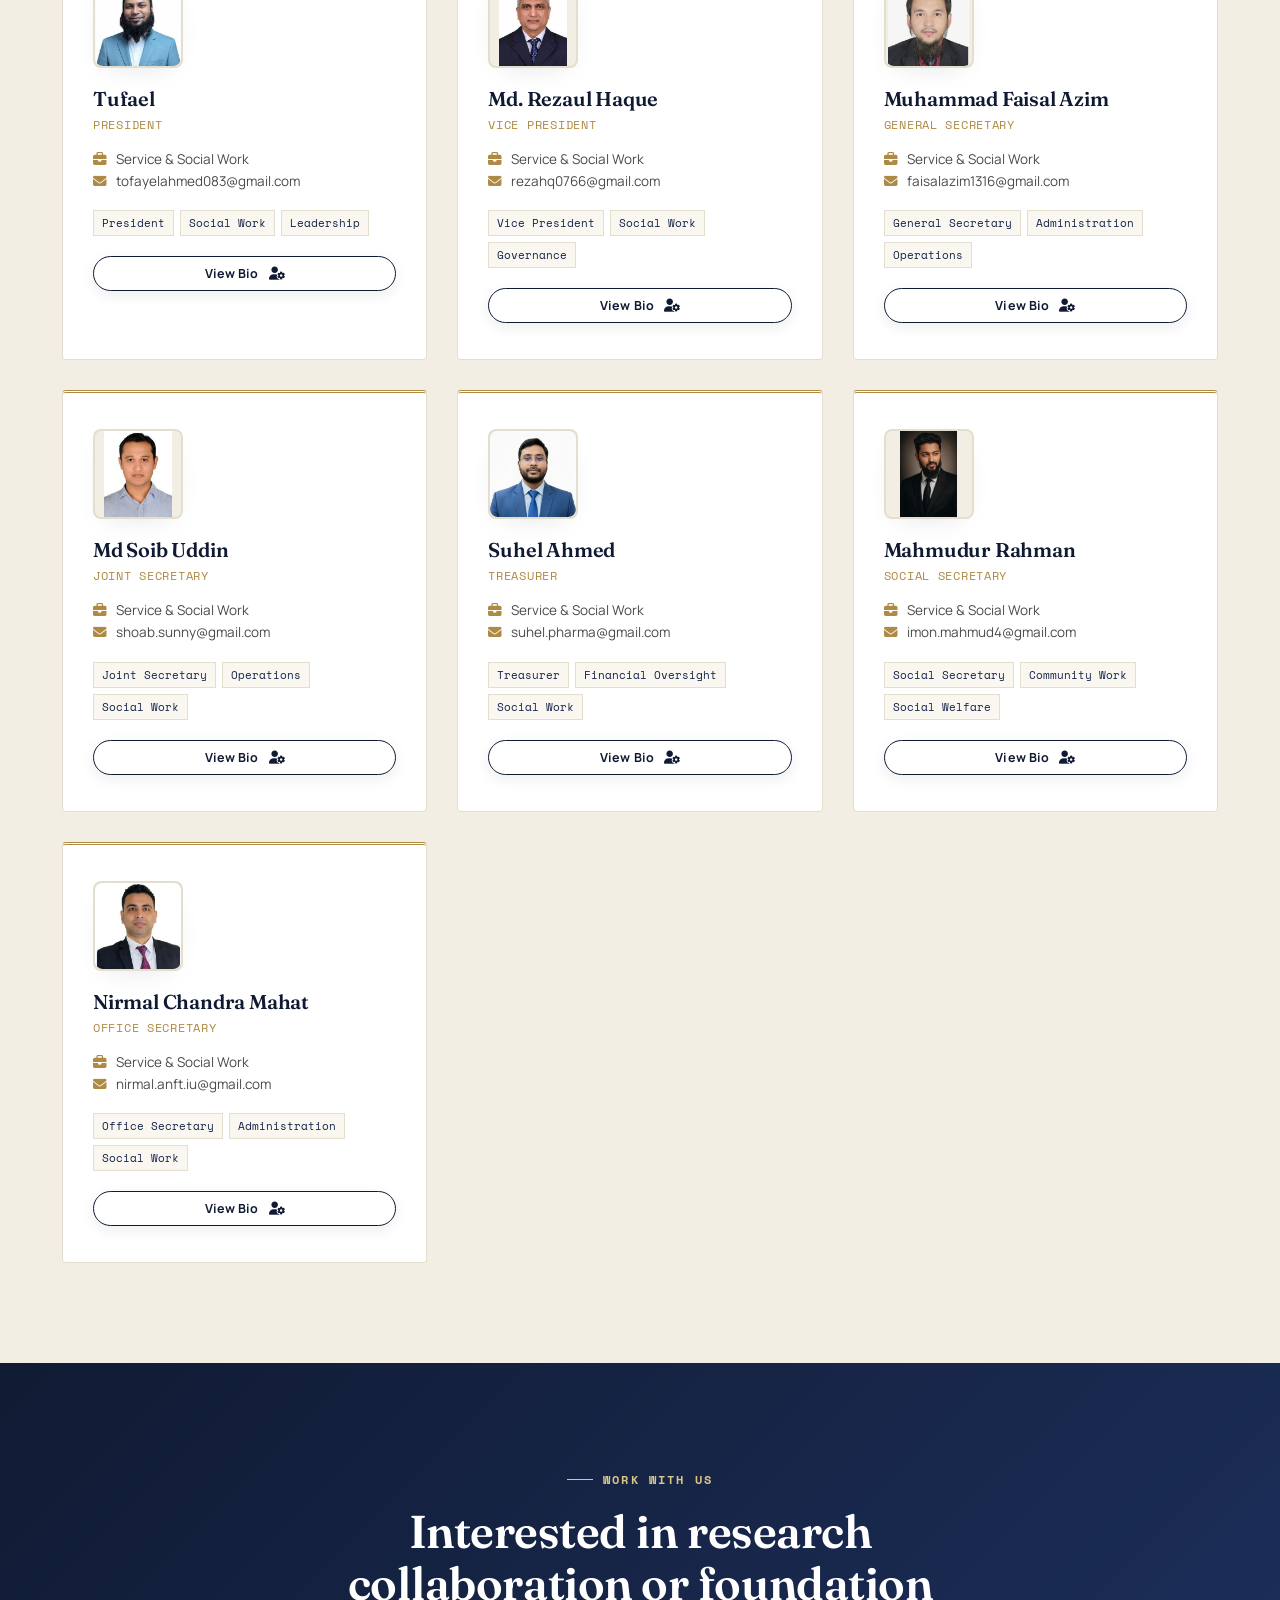
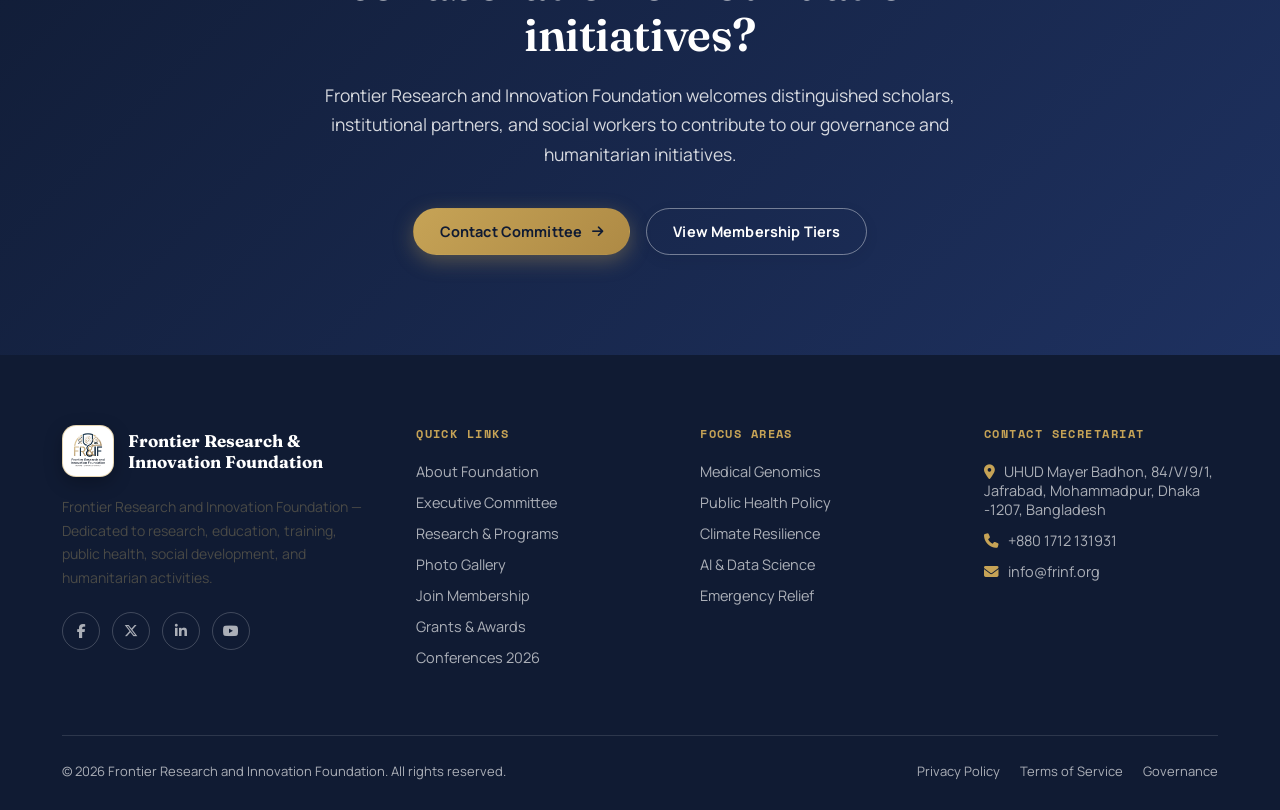
<file: committee.html>
<!DOCTYPE html>
<html lang="en">
<head>
<meta charset="UTF-8">
<meta name="viewport" content="width=device-width, initial-scale=1.0">
<title>Executive Committee &amp; Leadership — Frontier Research and Innovation Foundation</title>
<meta name="description" content="Meet the Executive Committee and Leadership of Frontier Research & Innovation Foundation.">
<meta name="keywords" content="FRINF executive committee, Frontier Research Innovation Foundation committee, research board Bangladesh, leadership council, non-profit trustees Dhaka">
<meta name="author" content="Frontier Research and Innovation Foundation">
<meta name="robots" content="index, follow">
<meta name="theme-color" content="#0B192C">
<link rel="icon" href="images/logo.png" type="image/png">
<link rel="apple-touch-icon" href="images/logo.png">
<link rel="canonical" href="https://www.frinf.org/committee.html">
<link rel="alternate" type="text/markdown" href="committee.md">

<!-- Open Graph / Facebook Meta Tags -->
<meta property="og:type" content="website">
<meta property="og:site_name" content="Frontier Research and Innovation Foundation">
<meta property="og:url" content="https://www.frinf.org/committee.html">
<meta property="og:title" content="Executive Committee — Frontier Research and Innovation Foundation">
<meta property="og:description" content="Executive leadership and committee members leading scientific innovation and social welfare.">
<meta property="og:image" content="https://www.frinf.org/images/logo.png">
<meta property="og:image:width" content="1200">
<meta property="og:image:height" content="630">
<meta property="og:image:alt" content="Frontier Research and Innovation Foundation Logo">
<meta property="og:locale" content="en_US">

<!-- X / Twitter Card Meta Tags -->
<meta name="twitter:card" content="summary_large_image">
<meta name="twitter:site" content="@frinf_org">
<meta name="twitter:creator" content="@frinf_org">
<meta name="twitter:title" content="Executive Committee — Frontier Research and Innovation Foundation">
<meta name="twitter:description" content="Executive leadership and committee members.">
<meta name="twitter:image" content="https://www.frinf.org/images/logo.png">
<link rel="preconnect" href="https://fonts.googleapis.com">
<link rel="preconnect" href="https://fonts.gstatic.com" crossorigin>
<link href="https://fonts.googleapis.com/css2?family=Fraunces:ital,opsz,wght@0,9..144,300;0,9..144,400;0,9..144,500;0,9..144,600;0,9..144,700;1,9..144,400;1,9..144,500&family=Manrope:wght@400;500;600;700;800&family=Space+Mono:wght@400;700&display=swap" rel="stylesheet">
<link rel="stylesheet" href="https://cdnjs.cloudflare.com/ajax/libs/font-awesome/6.5.1/css/all.min.css">
<link rel="stylesheet" href="css/style.css?v=2.6">
<script src="js/components.js"></script>
</head>
<body>

<!-- ANIMATED PRELOADER SCREEN -->
<div id="preloader" class="preloader">
  <div class="preloader-inner">
    <div class="preloader-logo-wrap">
      <div class="preloader-ring"></div>
      <img decoding="async" src="images/logo.png" alt="Frontier Research and Innovation Foundation" class="preloader-logo">
    </div>
    <div class="preloader-title">Frontier Research &amp; Innovation Foundation</div>
    <div class="preloader-bar-wrap">
      <div class="preloader-bar" id="preloaderBar"></div>
    </div>
    <div class="preloader-status">
      <span id="preloaderPercent">0%</span>
    </div>
  </div>
</div>

<div id="helix-rail" aria-hidden="true">
  <canvas id="dnaCanvas" width="44" height="900"></canvas>
</div>

<div id="header-placeholder"></div>

<!-- PAGE HERO -->
<section class="page-hero">
  <div class="container">
    <div class="page-hero-inner reveal">
      <div class="breadcrumb">
        <a href="index.html">Home</a> <i class="fa-solid fa-chevron-right" style="font-size:10px;"></i> <span>Executive Committee</span>
      </div>
      <span class="eyebrow">Governance &amp; Leadership</span>
      <h1>Executive Committee of Frontier Research & Innovation Foundation</h1>
      <p class="lead">Guiding our foundation with vision, integrity, and dedication. Meet the executive committee members steering research, innovation, and community social work.</p>
    </div>
  </div>
</section>

<!-- THREE-TIER STRUCTURE OVERVIEW -->
<section style="background:var(--white);">
  <div class="container">
    <div class="section-head center reveal">
      <span class="eyebrow">Governance Model</span>
      <h2>Organizational Framework</h2>
    </div>

    <div class="explore-grid reveal-stagger">
      <div class="explore-card stagger-item">
        <div class="explore-top"><i class="fa-solid fa-gavel e-icon"></i></div>
        <h4>1. Governing Council</h4>
        <p>Provides overarching legal, financial, and strategic oversight. Ensures strict compliance with non-profit mandates and ethical guidelines.</p>
      </div>
      <div class="explore-card stagger-item">
        <div class="explore-top"><i class="fa-solid fa-users-gear e-icon"></i></div>
        <h4>2. Executive Secretariat</h4>
        <p>Executes daily foundation operations, manages field interventions, coordinates research projects, and maintains transparent administration.</p>
      </div>
      <div class="explore-card stagger-item">
        <div class="explore-top"><i class="fa-solid fa-shield-halved e-icon"></i></div>
        <h4>3. Statutory Oversight</h4>
        <p>Maintains statutory compliance, annual financial audits, and formal non-profit governance standards across all divisions.</p>
      </div>
    </div>
  </div>
</section>

<!-- MEMBERS LISTING -->
<section class="contact" style="background:var(--cream-deep);">
  <div class="container">
    <div class="section-head center reveal">
      <span class="eyebrow">Leadership Panel</span>
      <h2>Executive Committee Members</h2>
    </div>

    <!-- Filter Tabs -->
    <div class="filter-tabs reveal">
      <button class="tab-btn active" data-tab="all">All Members</button>
      <button class="tab-btn" data-tab="governing">Governing Council</button>
      <button class="tab-btn" data-tab="secretariat">Executive Secretariat</button>
    </div>

    <div class="committee-grid reveal-stagger">
      <!-- Member 1: Tufael -->
      <div class="member-card stagger-item filter-item" data-category="governing">
        <div class="member-avatar">
          <img decoding="async" loading="lazy" src="images/committee/Dr.Tufael.jpeg" alt="Tufael">
        </div>
        <h4>Tufael</h4>
        <span class="member-role">President</span>
        <p style="margin-bottom: 12px; color: var(--ink-soft); font-size: 13.5px;">
          <i class="fa-solid fa-briefcase" style="color:var(--gold-600); margin-right:6px;"></i> Service &amp; Social Work<br>
          <i class="fa-solid fa-envelope" style="color:var(--gold-600); margin-right:6px;"></i> tofayelahmed083@gmail.com
        </p>
        <div class="member-tags">
          <span>President</span>
          <span>Social Work</span>
          <span>Leadership</span>
        </div>
        <button class="btn btn-ghost" data-modal="modalBio1" style="margin-top:20px;padding:8px 16px;font-size:12.5px;width:100%;justify-content:center;">View Bio <i class="fa-solid fa-user-gear"></i></button>
      </div>

      <!-- Member 2: Md. Rezaul Haque -->
      <div class="member-card stagger-item filter-item" data-category="governing">
        <div class="member-avatar">
          <img decoding="async" loading="lazy" src="images/committee/Rezaul.jpeg" alt="Md. Rezaul Haque">
        </div>
        <h4>Md. Rezaul Haque</h4>
        <span class="member-role">Vice President</span>
        <p style="margin-bottom: 12px; color: var(--ink-soft); font-size: 13.5px;">
          <i class="fa-solid fa-briefcase" style="color:var(--gold-600); margin-right:6px;"></i> Service &amp; Social Work<br>
          <i class="fa-solid fa-envelope" style="color:var(--gold-600); margin-right:6px;"></i> rezahq0766@gmail.com
        </p>
        <div class="member-tags">
          <span>Vice President</span>
          <span>Social Work</span>
          <span>Governance</span>
        </div>
        <button class="btn btn-ghost" data-modal="modalBio2" style="margin-top:20px;padding:8px 16px;font-size:12.5px;width:100%;justify-content:center;">View Bio <i class="fa-solid fa-user-gear"></i></button>
      </div>

      <!-- Member 3: Muhammad Faisal Azim -->
      <div class="member-card stagger-item filter-item" data-category="secretariat">
        <div class="member-avatar">
          <img decoding="async" loading="lazy" src="images/committee/Faisal.jpeg" alt="Muhammad Faisal Azim">
        </div>
        <h4>Muhammad Faisal Azim</h4>
        <span class="member-role">General Secretary</span>
        <p style="margin-bottom: 12px; color: var(--ink-soft); font-size: 13.5px;">
          <i class="fa-solid fa-briefcase" style="color:var(--gold-600); margin-right:6px;"></i> Service &amp; Social Work<br>
          <i class="fa-solid fa-envelope" style="color:var(--gold-600); margin-right:6px;"></i> faisalazim1316@gmail.com
        </p>
        <div class="member-tags">
          <span>General Secretary</span>
          <span>Administration</span>
          <span>Operations</span>
        </div>
        <button class="btn btn-ghost" data-modal="modalBio3" style="margin-top:20px;padding:8px 16px;font-size:12.5px;width:100%;justify-content:center;">View Bio <i class="fa-solid fa-user-gear"></i></button>
      </div>

      <!-- Member 4: Md Soib Uddin -->
      <div class="member-card stagger-item filter-item" data-category="secretariat">
        <div class="member-avatar">
          <img decoding="async" loading="lazy" src="images/committee/Soib.jpeg" alt="Md Soib Uddin">
        </div>
        <h4>Md Soib Uddin</h4>
        <span class="member-role">Joint Secretary</span>
        <p style="margin-bottom: 12px; color: var(--ink-soft); font-size: 13.5px;">
          <i class="fa-solid fa-briefcase" style="color:var(--gold-600); margin-right:6px;"></i> Service &amp; Social Work<br>
          <i class="fa-solid fa-envelope" style="color:var(--gold-600); margin-right:6px;"></i> shoab.sunny@gmail.com
        </p>
        <div class="member-tags">
          <span>Joint Secretary</span>
          <span>Operations</span>
          <span>Social Work</span>
        </div>
        <button class="btn btn-ghost" data-modal="modalBio4" style="margin-top:20px;padding:8px 16px;font-size:12.5px;width:100%;justify-content:center;">View Bio <i class="fa-solid fa-user-gear"></i></button>
      </div>

      <!-- Member 5: Suhel Ahmed -->
      <div class="member-card stagger-item filter-item" data-category="governing">
        <div class="member-avatar">
          <img decoding="async" loading="lazy" src="images/committee/Suhel.jpeg" alt="Suhel Ahmed">
        </div>
        <h4>Suhel Ahmed</h4>
        <span class="member-role">Treasurer</span>
        <p style="margin-bottom: 12px; color: var(--ink-soft); font-size: 13.5px;">
          <i class="fa-solid fa-briefcase" style="color:var(--gold-600); margin-right:6px;"></i> Service &amp; Social Work<br>
          <i class="fa-solid fa-envelope" style="color:var(--gold-600); margin-right:6px;"></i> suhel.pharma@gmail.com
        </p>
        <div class="member-tags">
          <span>Treasurer</span>
          <span>Financial Oversight</span>
          <span>Social Work</span>
        </div>
        <button class="btn btn-ghost" data-modal="modalBio5" style="margin-top:20px;padding:8px 16px;font-size:12.5px;width:100%;justify-content:center;">View Bio <i class="fa-solid fa-user-gear"></i></button>
      </div>

      <!-- Member 6: Mahmudur Rahman -->
      <div class="member-card stagger-item filter-item" data-category="secretariat">
        <div class="member-avatar">
          <img decoding="async" loading="lazy" src="images/committee/Mahmudur.jpg" alt="Mahmudur Rahman">
        </div>
        <h4>Mahmudur Rahman</h4>
        <span class="member-role">Social Secretary</span>
        <p style="margin-bottom: 12px; color: var(--ink-soft); font-size: 13.5px;">
          <i class="fa-solid fa-briefcase" style="color:var(--gold-600); margin-right:6px;"></i> Service &amp; Social Work<br>
          <i class="fa-solid fa-envelope" style="color:var(--gold-600); margin-right:6px;"></i> imon.mahmud4@gmail.com
        </p>
        <div class="member-tags">
          <span>Social Secretary</span>
          <span>Community Work</span>
          <span>Social Welfare</span>
        </div>
        <button class="btn btn-ghost" data-modal="modalBio6" style="margin-top:20px;padding:8px 16px;font-size:12.5px;width:100%;justify-content:center;">View Bio <i class="fa-solid fa-user-gear"></i></button>
      </div>

      <!-- Member 7: Nirmal Chandra Mahat -->
      <div class="member-card stagger-item filter-item" data-category="secretariat">
        <div class="member-avatar">
          <img decoding="async" loading="lazy" src="images/committee/Nirmal.jpeg" alt="Nirmal Chandra Mahat">
        </div>
        <h4>Nirmal Chandra Mahat</h4>
        <span class="member-role">Office Secretary</span>
        <p style="margin-bottom: 12px; color: var(--ink-soft); font-size: 13.5px;">
          <i class="fa-solid fa-briefcase" style="color:var(--gold-600); margin-right:6px;"></i> Service &amp; Social Work<br>
          <i class="fa-solid fa-envelope" style="color:var(--gold-600); margin-right:6px;"></i> nirmal.anft.iu@gmail.com
        </p>
        <div class="member-tags">
          <span>Office Secretary</span>
          <span>Administration</span>
          <span>Social Work</span>
        </div>
        <button class="btn btn-ghost" data-modal="modalBio7" style="margin-top:20px;padding:8px 16px;font-size:12.5px;width:100%;justify-content:center;">View Bio <i class="fa-solid fa-user-gear"></i></button>
      </div>
    </div>



  </div>
</section>

<!-- MODALS FOR MEMBER BIOS -->

<!-- Modal 1: Tufael -->
<div class="modal-backdrop" id="modalBio1">
  <div class="modal-card">
    <button class="modal-close">&times;</button>
    <div class="modal-header-wrap" style="display:flex;align-items:center;gap:16px;margin-bottom:20px;">
      <img decoding="async" loading="lazy" src="images/committee/Dr.Tufael.jpeg" alt="Tufael" style="width:72px;height:72px;border-radius:8px;object-fit:contain;background:var(--cream-deep);border:2px solid var(--gold-500);">
      <div>
        <h3 style="font-size:22px;margin:0 0 4px;color:var(--navy-900);">Tufael</h3>
        <span class="member-role" style="margin-bottom:0;">President, Governing Council</span>
      </div>
    </div>
    <p style="font-size:14.5px;line-height:1.7;color:var(--ink);margin-bottom:16px;">
      Serves as the President of Frontier Research & Innovation Foundation. Leads executive decision-making, strategic research initiatives, and social welfare programs aimed at community development across Bangladesh.
    </p>
    <div style="background:var(--cream-deep);padding:14px;border-radius:8px;border:1px solid var(--line);font-size:13.5px;">
      <i class="fa-solid fa-envelope" style="color:var(--gold-600);margin-right:8px;"></i> <b>Email:</b> <a href="mailto:tofayelahmed083@gmail.com" style="color:var(--navy-900);">tofayelahmed083@gmail.com</a>
    </div>
  </div>
</div>

<!-- Modal 2: Md. Rezaul Haque -->
<div class="modal-backdrop" id="modalBio2">
  <div class="modal-card">
    <button class="modal-close">&times;</button>
    <div class="modal-header-wrap" style="display:flex;align-items:center;gap:16px;margin-bottom:20px;">
      <img decoding="async" loading="lazy" src="images/committee/Rezaul.jpeg" alt="Md. Rezaul Haque" style="width:72px;height:72px;border-radius:8px;object-fit:contain;background:var(--cream-deep);border:2px solid var(--gold-500);">
      <div>
        <h3 style="font-size:22px;margin:0 0 4px;color:var(--navy-900);">Md. Rezaul Haque</h3>
        <span class="member-role" style="margin-bottom:0;">Vice President, Governing Council</span>
      </div>
    </div>
    <p style="font-size:14.5px;line-height:1.7;color:var(--ink);margin-bottom:16px;">
      Serves as the Vice President of the foundation. Provides governance oversight, institutional strategy, and guides community development, public welfare, and operational standards.
    </p>
    <div style="background:var(--cream-deep);padding:14px;border-radius:8px;border:1px solid var(--line);font-size:13.5px;">
      <i class="fa-solid fa-envelope" style="color:var(--gold-600);margin-right:8px;"></i> <b>Email:</b> <a href="mailto:rezahq0766@gmail.com" style="color:var(--navy-900);">rezahq0766@gmail.com</a>
    </div>
  </div>
</div>

<!-- Modal 3: Muhammad Faisal Azim -->
<div class="modal-backdrop" id="modalBio3">
  <div class="modal-card">
    <button class="modal-close">&times;</button>
    <div class="modal-header-wrap" style="display:flex;align-items:center;gap:16px;margin-bottom:20px;">
      <img decoding="async" loading="lazy" src="images/committee/Faisal.jpeg" alt="Muhammad Faisal Azim" style="width:72px;height:72px;border-radius:8px;object-fit:contain;background:var(--cream-deep);border:2px solid var(--gold-500);">
      <div>
        <h3 style="font-size:22px;margin:0 0 4px;color:var(--navy-900);">Muhammad Faisal Azim</h3>
        <span class="member-role" style="margin-bottom:0;">General Secretary, Executive Secretariat</span>
      </div>
    </div>
    <p style="font-size:14.5px;line-height:1.7;color:var(--ink);margin-bottom:16px;">
      Serves as the General Secretary. Directs daily secretariat operations, program implementation, inter-institutional collaborations, and organizational development.
    </p>
    <div style="background:var(--cream-deep);padding:14px;border-radius:8px;border:1px solid var(--line);font-size:13.5px;">
      <i class="fa-solid fa-envelope" style="color:var(--gold-600);margin-right:8px;"></i> <b>Email:</b> <a href="mailto:faisalazim1316@gmail.com" style="color:var(--navy-900);">faisalazim1316@gmail.com</a>
    </div>
  </div>
</div>

<!-- Modal 4: Md Soib Uddin -->
<div class="modal-backdrop" id="modalBio4">
  <div class="modal-card">
    <button class="modal-close">&times;</button>
    <div class="modal-header-wrap" style="display:flex;align-items:center;gap:16px;margin-bottom:20px;">
      <img decoding="async" loading="lazy" src="images/committee/Soib.jpeg" alt="Md Soib Uddin" style="width:72px;height:72px;border-radius:8px;object-fit:contain;background:var(--cream-deep);border:2px solid var(--gold-500);">
      <div>
        <h3 style="font-size:22px;margin:0 0 4px;color:var(--navy-900);">Md Soib Uddin</h3>
        <span class="member-role" style="margin-bottom:0;">Joint Secretary, Executive Secretariat</span>
      </div>
    </div>
    <p style="font-size:14.5px;line-height:1.7;color:var(--ink);margin-bottom:16px;">
      Serves as the Joint Secretary. Co-manages field activities, disaster relief logistics, operational management, and community outreach programs across districts.
    </p>
    <div style="background:var(--cream-deep);padding:14px;border-radius:8px;border:1px solid var(--line);font-size:13.5px;">
      <i class="fa-solid fa-envelope" style="color:var(--gold-600);margin-right:8px;"></i> <b>Email:</b> <a href="mailto:shoab.sunny@gmail.com" style="color:var(--navy-900);">shoab.sunny@gmail.com</a>
    </div>
  </div>
</div>

<!-- Modal 5: Suhel Ahmed -->
<div class="modal-backdrop" id="modalBio5">
  <div class="modal-card">
    <button class="modal-close">&times;</button>
    <div class="modal-header-wrap" style="display:flex;align-items:center;gap:16px;margin-bottom:20px;">
      <img decoding="async" loading="lazy" src="images/committee/Suhel.jpeg" alt="Suhel Ahmed" style="width:72px;height:72px;border-radius:8px;object-fit:contain;background:var(--cream-deep);border:2px solid var(--gold-500);">
      <div>
        <h3 style="font-size:22px;margin:0 0 4px;color:var(--navy-900);">Suhel Ahmed</h3>
        <span class="member-role" style="margin-bottom:0;">Treasurer, Governing Council</span>
      </div>
    </div>
    <p style="font-size:14.5px;line-height:1.7;color:var(--ink);margin-bottom:16px;">
      Serves as the Treasurer. Oversees financial planning, budget allocations, audit compliance, and transparent resource management for foundation research and social initiatives.
    </p>
    <div style="background:var(--cream-deep);padding:14px;border-radius:8px;border:1px solid var(--line);font-size:13.5px;">
      <i class="fa-solid fa-envelope" style="color:var(--gold-600);margin-right:8px;"></i> <b>Email:</b> <a href="mailto:suhel.pharma@gmail.com" style="color:var(--navy-900);">suhel.pharma@gmail.com</a>
    </div>
  </div>
</div>

<!-- Modal 6: Mahmudur Rahman -->
<div class="modal-backdrop" id="modalBio6">
  <div class="modal-card">
    <button class="modal-close">&times;</button>
    <div class="modal-header-wrap" style="display:flex;align-items:center;gap:16px;margin-bottom:20px;">
      <img decoding="async" loading="lazy" src="images/committee/Mahmudur.jpg" alt="Mahmudur Rahman" style="width:72px;height:72px;border-radius:8px;object-fit:contain;background:var(--cream-deep);border:2px solid var(--gold-500);">
      <div>
        <h3 style="font-size:22px;margin:0 0 4px;color:var(--navy-900);">Mahmudur Rahman</h3>
        <span class="member-role" style="margin-bottom:0;">Social Secretary, Executive Secretariat</span>
      </div>
    </div>
    <p style="font-size:14.5px;line-height:1.7;color:var(--ink);margin-bottom:16px;">
      Serves as the Social Secretary. Manages social development programs, community welfare projects, youth empowerment initiatives, and public engagement.
    </p>
    <div style="background:var(--cream-deep);padding:14px;border-radius:8px;border:1px solid var(--line);font-size:13.5px;">
      <i class="fa-solid fa-envelope" style="color:var(--gold-600);margin-right:8px;"></i> <b>Email:</b> <a href="mailto:imon.mahmud4@gmail.com" style="color:var(--navy-900);">imon.mahmud4@gmail.com</a>
    </div>
  </div>
</div>

<!-- Modal 7: Nirmal Chandra Mahat -->
<div class="modal-backdrop" id="modalBio7">
  <div class="modal-card">
    <button class="modal-close">&times;</button>
    <div class="modal-header-wrap" style="display:flex;align-items:center;gap:16px;margin-bottom:20px;">
      <img decoding="async" loading="lazy" src="images/committee/Nirmal.jpeg" alt="Nirmal Chandra Mahat" style="width:72px;height:72px;border-radius:8px;object-fit:contain;background:var(--cream-deep);border:2px solid var(--gold-500);">
      <div>
        <h3 style="font-size:22px;margin:0 0 4px;color:var(--navy-900);">Nirmal Chandra Mahat</h3>
        <span class="member-role" style="margin-bottom:0;">Office Secretary, Executive Secretariat</span>
      </div>
    </div>
    <p style="font-size:14.5px;line-height:1.7;color:var(--ink);margin-bottom:16px;">
      Serves as the Office Secretary. Coordinates foundation documentation, administrative communications, official record keeping, and internal office management.
    </p>
    <div style="background:var(--cream-deep);padding:14px;border-radius:8px;border:1px solid var(--line);font-size:13.5px;">
      <i class="fa-solid fa-envelope" style="color:var(--gold-600);margin-right:8px;"></i> <b>Email:</b> <a href="mailto:nirmal.anft.iu@gmail.com" style="color:var(--navy-900);">nirmal.anft.iu@gmail.com</a>
    </div>
  </div>
</div>

<!-- CTA -->
<section class="donate">
  <div class="container">
    <div class="donate-inner reveal">
      <span class="eyebrow">Work With Us</span>
      <h2>Interested in research collaboration or foundation initiatives?</h2>
      <p>Frontier Research and Innovation Foundation welcomes distinguished scholars, institutional partners, and social workers to contribute to our governance and humanitarian initiatives.</p>
      <div class="donate-actions">
        <a href="contact.html" class="btn btn-gold">Contact Committee <i class="fa-solid fa-arrow-right"></i></a>
        <a href="membership.html" class="btn btn-ghost" style="border-color:rgba(255,255,255,.4);color:#fff;">View Membership Tiers</a>
      </div>
    </div>
  </div>
</section>

<!-- FOOTER -->
<div id="footer-placeholder"></div>

<script src="js/main.js"></script>
</body>
</html>
</file>
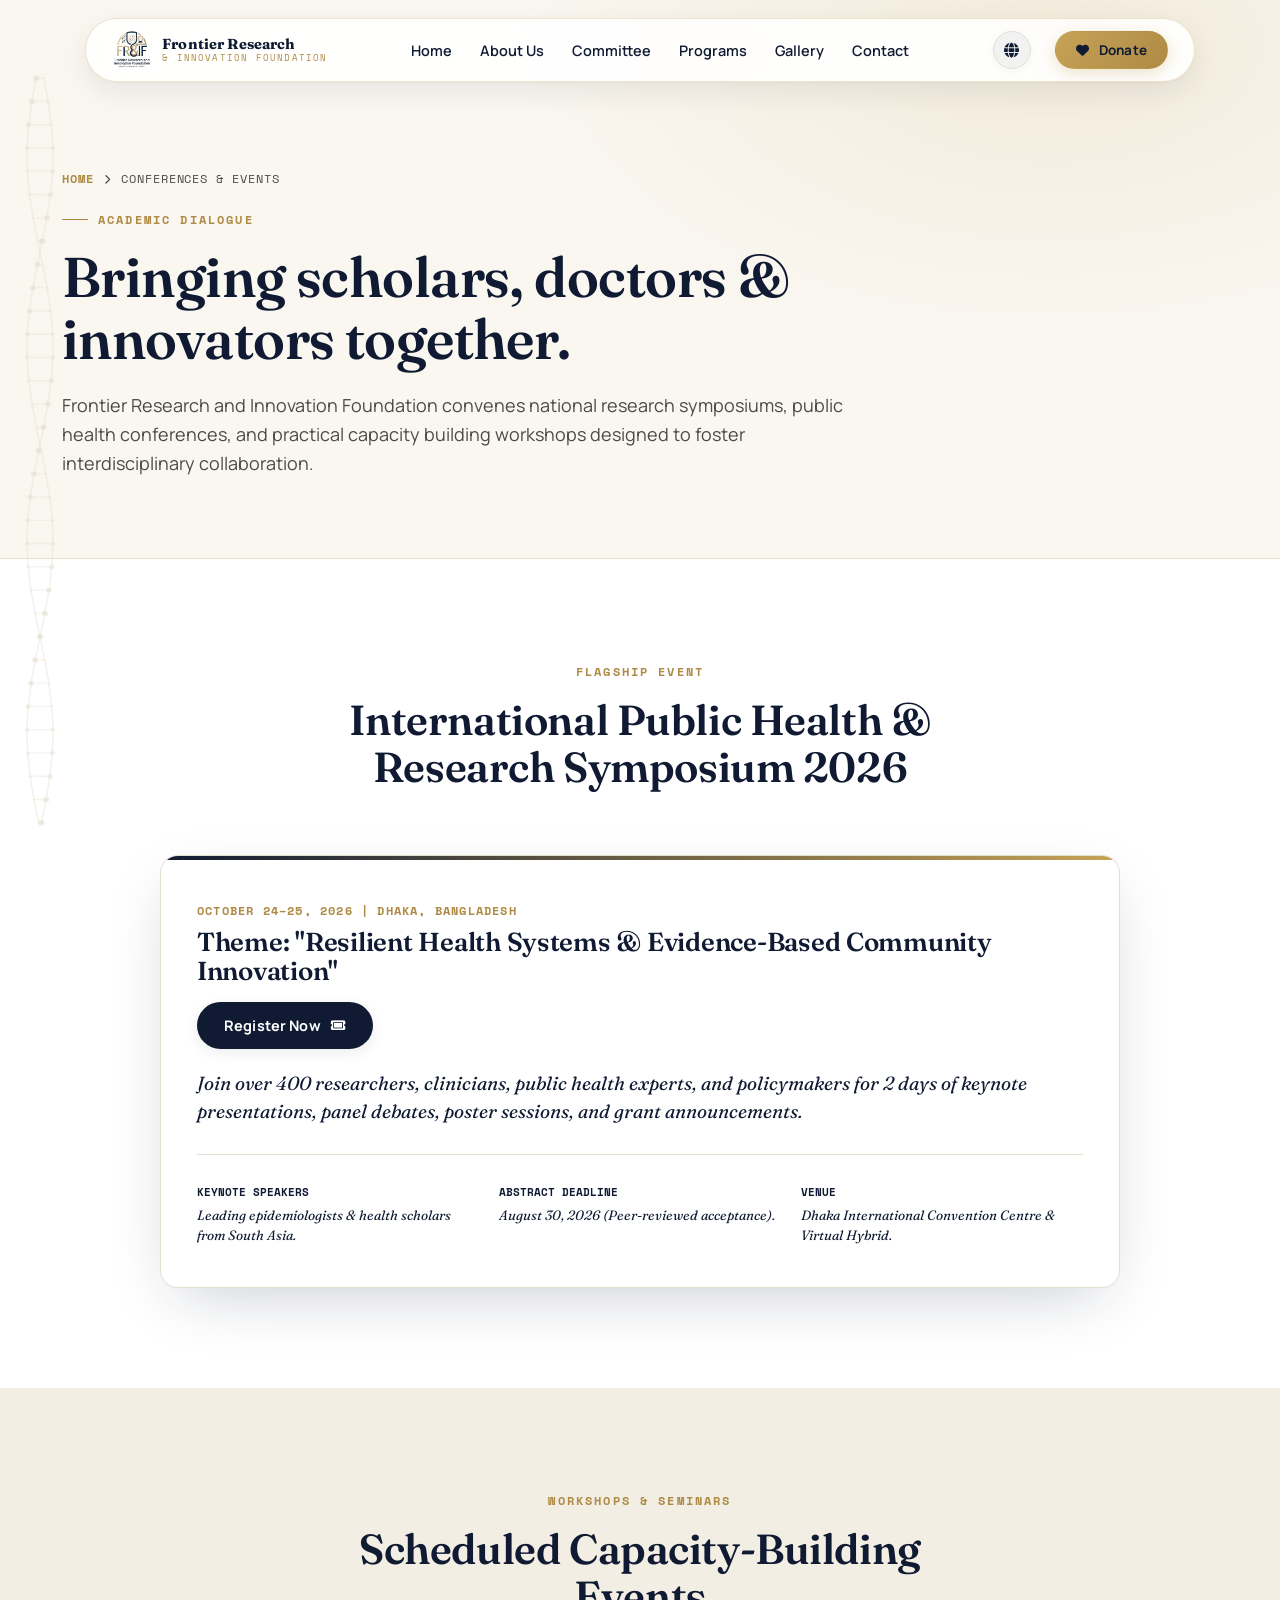
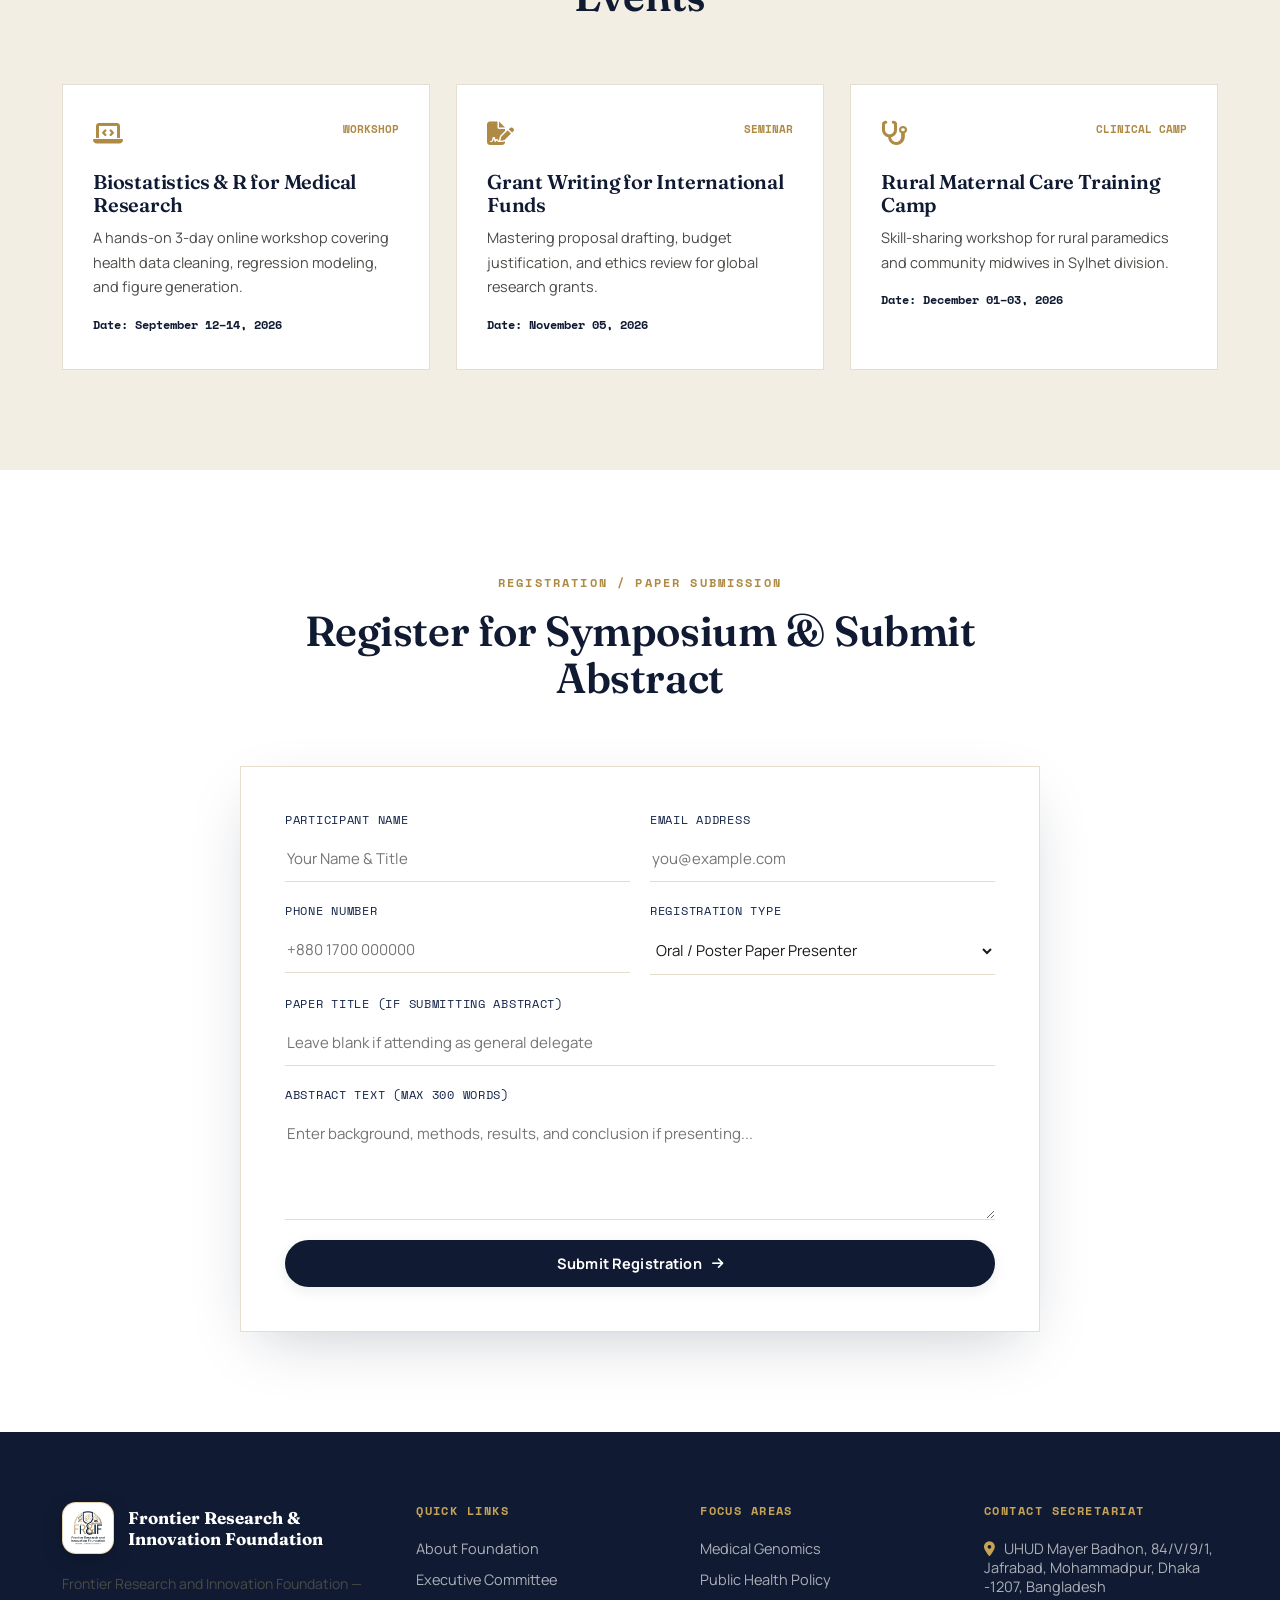
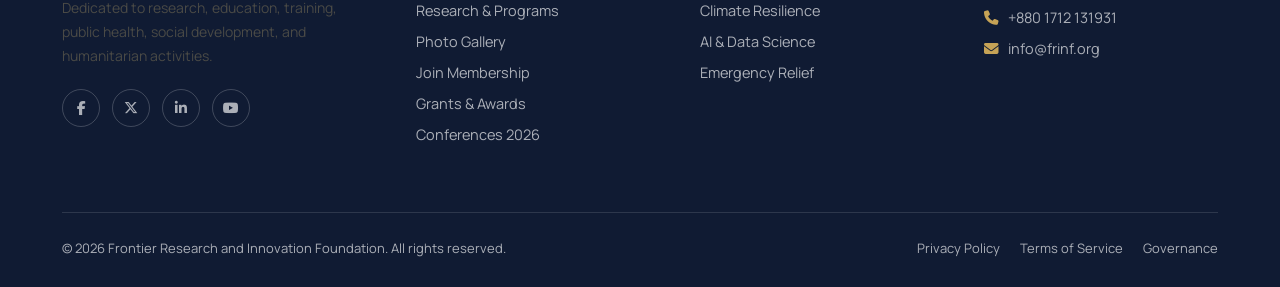
<file: conferences.html>
<!DOCTYPE html>
<html lang="en">
<head>
<meta charset="UTF-8">
<meta name="viewport" content="width=device-width, initial-scale=1.0">
<title>Conferences &amp; Symposia — Frontier Research and Innovation Foundation</title>
<meta name="description" content="Register for upcoming research symposia, health innovation summits, and scientific conferences hosted by Frontier Research and Innovation Foundation.">
<meta name="keywords" content="FRINF conferences, scientific symposia Bangladesh, research workshops Dhaka, medical summits">
<meta name="author" content="Frontier Research and Innovation Foundation">
<meta name="robots" content="index, follow">
<meta name="theme-color" content="#0B192C">
<link rel="icon" href="images/logo.png" type="image/png">
<link rel="apple-touch-icon" href="images/logo.png">
<link rel="canonical" href="https://www.frinf.org/conferences.html">
<link rel="alternate" type="text/markdown" href="conferences.md">

<!-- Open Graph / Facebook Meta Tags -->
<meta property="og:type" content="website">
<meta property="og:site_name" content="Frontier Research and Innovation Foundation">
<meta property="og:url" content="https://www.frinf.org/conferences.html">
<meta property="og:title" content="Conferences &amp; Symposia — Frontier Research and Innovation Foundation">
<meta property="og:description" content="Academic symposia, research workshops, and public health conferences hosted in Dhaka, Bangladesh.">
<meta property="og:image" content="https://www.frinf.org/images/logo.png">
<meta property="og:image:width" content="1200">
<meta property="og:image:height" content="630">
<meta property="og:image:alt" content="Frontier Research and Innovation Foundation Logo">
<meta property="og:locale" content="en_US">

<!-- X / Twitter Card Meta Tags -->
<meta name="twitter:card" content="summary_large_image">
<meta name="twitter:site" content="@frinf_org">
<meta name="twitter:creator" content="@frinf_org">
<meta name="twitter:title" content="Conferences &amp; Symposia — Frontier Research and Innovation Foundation">
<meta name="twitter:description" content="Academic symposia, research workshops, and public health conferences.">
<meta name="twitter:image" content="https://www.frinf.org/images/logo.png">
<link rel="preconnect" href="https://fonts.googleapis.com">
<link rel="preconnect" href="https://fonts.gstatic.com" crossorigin>
<link href="https://fonts.googleapis.com/css2?family=Fraunces:ital,opsz,wght@0,9..144,300;0,9..144,400;0,9..144,500;0,9..144,600;0,9..144,700;1,9..144,400;1,9..144,500&family=Manrope:wght@400;500;600;700;800&family=Space+Mono:wght@400;700&display=swap" rel="stylesheet">
<link rel="stylesheet" href="https://cdnjs.cloudflare.com/ajax/libs/font-awesome/6.5.1/css/all.min.css">
<link rel="stylesheet" href="css/style.css?v=2.6">
<script src="js/components.js"></script>
</head>
<body>

<!-- ANIMATED PRELOADER SCREEN -->
<div id="preloader" class="preloader">
  <div class="preloader-inner">
    <div class="preloader-logo-wrap">
      <div class="preloader-ring"></div>
      <img decoding="async" src="images/logo.png" alt="Frontier Research and Innovation Foundation" class="preloader-logo">
    </div>
    <div class="preloader-title">Frontier Research &amp; Innovation Foundation</div>
    <div class="preloader-bar-wrap">
      <div class="preloader-bar" id="preloaderBar"></div>
    </div>
    <div class="preloader-status">
      <span id="preloaderPercent">0%</span>
    </div>
  </div>
</div>

<div id="helix-rail" aria-hidden="true">
  <canvas id="dnaCanvas" width="44" height="900"></canvas>
</div>

<div id="header-placeholder"></div>

<!-- PAGE HERO -->
<section class="page-hero">
  <div class="container">
    <div class="page-hero-inner reveal">
      <div class="breadcrumb">
        <a href="index.html">Home</a> <i class="fa-solid fa-chevron-right" style="font-size:10px;"></i> <span>Conferences &amp; Events</span>
      </div>
      <span class="eyebrow">Academic Dialogue</span>
      <h1>Bringing scholars, doctors &amp; innovators together.</h1>
      <p class="lead">Frontier Research and Innovation Foundation convenes national research symposiums, public health conferences, and practical capacity building workshops designed to foster interdisciplinary collaboration.</p>
    </div>
  </div>
</section>

<!-- FEATURED UPCOMING EVENT -->
<section style="background:var(--white);">
  <div class="container">
    <div class="section-head center reveal">
      <span class="eyebrow">Flagship Event</span>
      <h2>International Public Health &amp; Research Symposium 2026</h2>
    </div>

    <div class="hero-card reveal" style="max-width:960px;margin:0 auto;">
      <div style="display:flex;justify-content:space-between;align-items:flex-start;flex-wrap:wrap;gap:16px;">
        <div>
          <span style="font-family:'Space Mono',monospace;font-size:12px;color:var(--gold-600);text-transform:uppercase;letter-spacing:.1em;font-weight:700;">OCTOBER 24–25, 2026 | DHAKA, BANGLADESH</span>
          <h3 style="font-size:26px;margin-top:8px;">Theme: "Resilient Health Systems &amp; Evidence-Based Community Innovation"</h3>
        </div>
        <a href="#register" class="btn btn-primary">Register Now <i class="fa-solid fa-ticket"></i></a>
      </div>

      <p style="margin-top:20px;">Join over 400 researchers, clinicians, public health experts, and policymakers for 2 days of keynote presentations, panel debates, poster sessions, and grant announcements.</p>

      <div class="conferences-subgrid" style="display:grid;gap:20px;margin-top:28px;padding-top:24px;border-top:1px solid var(--line);">
        <div>
          <b style="font-family:'Space Mono',monospace;font-size:11px;color:var(--navy-900);text-transform:uppercase;">Keynote Speakers</b>
          <p style="font-size:13.5px;margin-top:4px;">Leading epidemiologists &amp; health scholars from South Asia.</p>
        </div>
        <div>
          <b style="font-family:'Space Mono',monospace;font-size:11px;color:var(--navy-900);text-transform:uppercase;">Abstract Deadline</b>
          <p style="font-size:13.5px;margin-top:4px;">August 30, 2026 (Peer-reviewed acceptance).</p>
        </div>
        <div>
          <b style="font-family:'Space Mono',monospace;font-size:11px;color:var(--navy-900);text-transform:uppercase;">Venue</b>
          <p style="font-size:13.5px;margin-top:4px;">Dhaka International Convention Centre &amp; Virtual Hybrid.</p>
        </div>
      </div>
    </div>
  </div>
</section>

<!-- UPCOMING WORKSHOPS LIST -->
<section style="background:var(--cream-deep);">
  <div class="container">
    <div class="section-head center reveal">
      <span class="eyebrow">Workshops &amp; Seminars</span>
      <h2>Scheduled Capacity-Building Events</h2>
    </div>

    <div class="explore-grid reveal-stagger">
      <div class="explore-card stagger-item">
        <div class="explore-top">
          <i class="fa-solid fa-laptop-code e-icon"></i>
          <span style="font-family:'Space Mono',monospace;font-size:11px;color:var(--gold-600);font-weight:700;">WORKSHOP</span>
        </div>
        <h4>Biostatistics &amp; R for Medical Research</h4>
        <p>A hands-on 3-day online workshop covering health data cleaning, regression modeling, and figure generation.</p>
        <div style="margin-top:16px;font-family:'Space Mono',monospace;font-size:12px;color:var(--navy-900);font-weight:700;">Date: September 12–14, 2026</div>
      </div>

      <div class="explore-card stagger-item">
        <div class="explore-top">
          <i class="fa-solid fa-file-signature e-icon"></i>
          <span style="font-family:'Space Mono',monospace;font-size:11px;color:var(--gold-600);font-weight:700;">SEMINAR</span>
        </div>
        <h4>Grant Writing for International Funds</h4>
        <p>Mastering proposal drafting, budget justification, and ethics review for global research grants.</p>
        <div style="margin-top:16px;font-family:'Space Mono',monospace;font-size:12px;color:var(--navy-900);font-weight:700;">Date: November 05, 2026</div>
      </div>

      <div class="explore-card stagger-item">
        <div class="explore-top">
          <i class="fa-solid fa-stethoscope e-icon"></i>
          <span style="font-family:'Space Mono',monospace;font-size:11px;color:var(--gold-600);font-weight:700;">CLINICAL CAMP</span>
        </div>
        <h4>Rural Maternal Care Training Camp</h4>
        <p>Skill-sharing workshop for rural paramedics and community midwives in Sylhet division.</p>
        <div style="margin-top:16px;font-family:'Space Mono',monospace;font-size:12px;color:var(--navy-900);font-weight:700;">Date: December 01–03, 2026</div>
      </div>
    </div>
  </div>
</section>

<!-- ABSTRACT SUBMISSION FORM -->
<section class="contact" id="register" style="background:var(--white);">
  <div class="container">
    <div class="section-head center reveal">
      <span class="eyebrow">Registration / Paper Submission</span>
      <h2>Register for Symposium &amp; Submit Abstract</h2>
    </div>

    <div style="max-width:800px;margin:0 auto;" class="reveal">
      <form class="form-card">
        <div class="form-row">
          <div class="field"><label>Participant Name</label><input type="text" placeholder="Your Name & Title" required></div>
          <div class="field"><label>Email Address</label><input type="email" placeholder="you@example.com" required></div>
        </div>
        <div class="form-row">
          <div class="field"><label>Phone Number</label><input type="tel" placeholder="+880 1700 000000" required></div>
          <div class="field">
            <label>Registration Type</label>
            <select required style="background:transparent;border:none;border-bottom:1.5px solid var(--line);padding:12px 2px;">
              <option value="presenter">Oral / Poster Paper Presenter</option>
              <option value="attendee">General Conference Delegate</option>
              <option value="student">Student Attendee</option>
            </select>
          </div>
        </div>
        <div class="form-row">
          <div class="field full"><label>Paper Title (If Submitting Abstract)</label><input type="text" placeholder="Leave blank if attending as general delegate"></div>
        </div>
        <div class="form-row">
          <div class="field full"><label>Abstract Text (Max 300 words)</label><textarea rows="4" placeholder="Enter background, methods, results, and conclusion if presenting..."></textarea></div>
        </div>
        <button type="submit" class="btn btn-primary" style="width:100%;justify-content:center;">Submit Registration <i class="fa-solid fa-arrow-right"></i></button>
      </form>
    </div>
  </div>
</section>

<!-- FOOTER -->
<div id="footer-placeholder"></div>

<script src="js/main.js"></script>
</body>
</html>
</file>
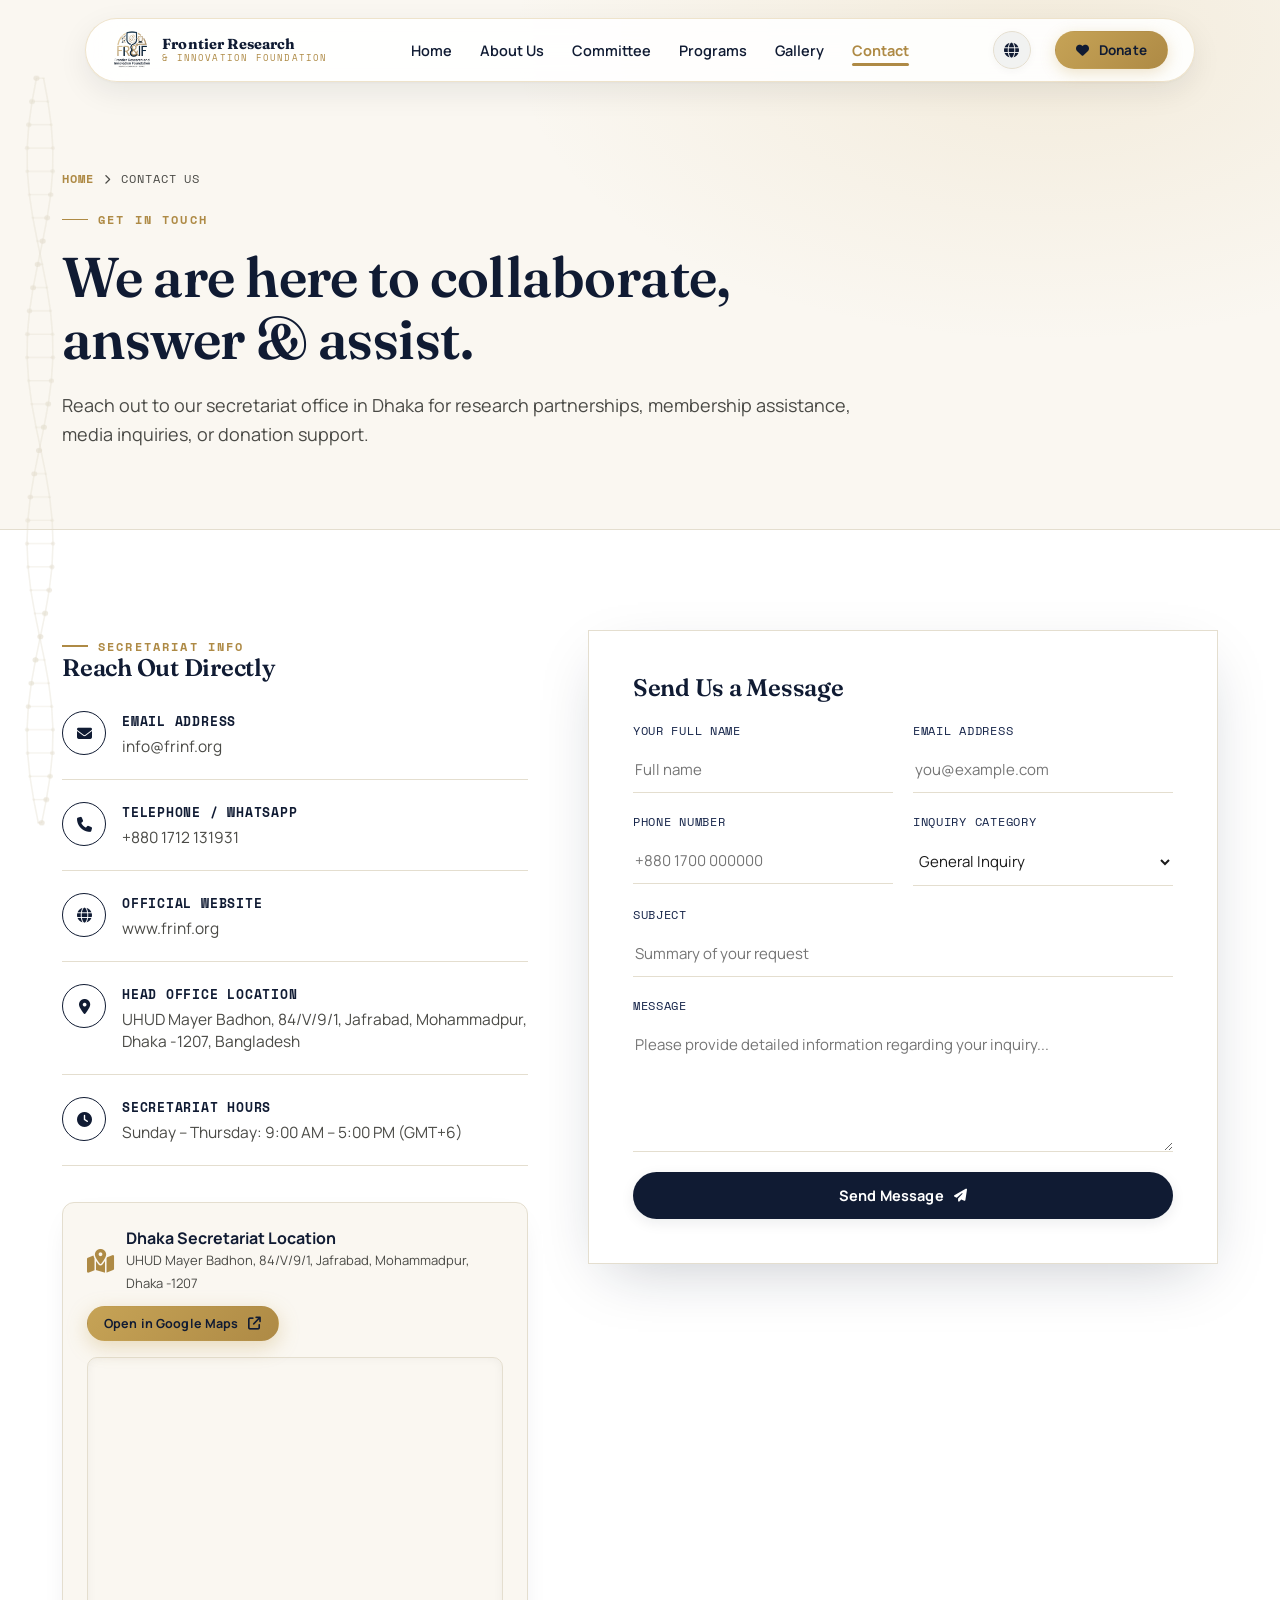
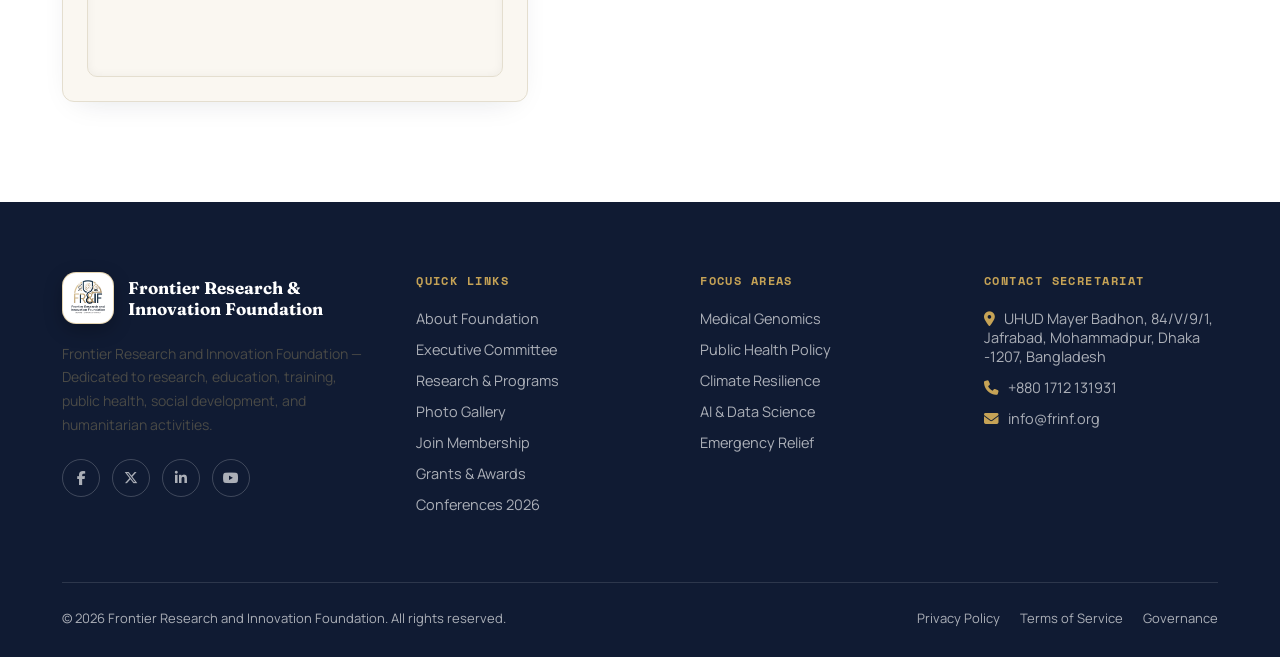
<file: contact.html>
<!DOCTYPE html>
<html lang="en">
<head>
<meta charset="UTF-8">
<meta name="viewport" content="width=device-width, initial-scale=1.0">
<title>Contact Secretariat — Frontier Research and Innovation Foundation</title>
<meta name="description" content="Contact the Frontier Research and Innovation Foundation secretariat at UHUD Mayer Badhon, 84/V/9/1, Jafrabad, Mohammadpur, Dhaka -1207, Bangladesh. Phone: +880 1712 131931.">
<meta name="keywords" content="Contact FRINF, FRINF address Dhaka, Mohammadpur research office, contact foundation Bangladesh">
<meta name="author" content="Frontier Research and Innovation Foundation">
<meta name="robots" content="index, follow">
<meta name="theme-color" content="#0B192C">
<link rel="icon" href="images/logo.png" type="image/png">
<link rel="apple-touch-icon" href="images/logo.png">
<link rel="canonical" href="https://www.frinf.org/contact.html">
<link rel="alternate" type="text/markdown" href="contact.md">

<!-- Open Graph / Facebook Meta Tags -->
<meta property="og:type" content="website">
<meta property="og:site_name" content="Frontier Research and Innovation Foundation">
<meta property="og:url" content="https://www.frinf.org/contact.html">
<meta property="og:title" content="Contact Secretariat — Frontier Research and Innovation Foundation">
<meta property="og:description" content="Reach out to our secretariat office in Mohammadpur, Dhaka for research partnerships, membership, and inquiries.">
<meta property="og:image" content="https://www.frinf.org/images/logo.png">
<meta property="og:image:width" content="1200">
<meta property="og:image:height" content="630">
<meta property="og:image:alt" content="Frontier Research and Innovation Foundation Logo">
<meta property="og:locale" content="en_US">

<!-- X / Twitter Card Meta Tags -->
<meta name="twitter:card" content="summary_large_image">
<meta name="twitter:site" content="@frinf_org">
<meta name="twitter:creator" content="@frinf_org">
<meta name="twitter:title" content="Contact Secretariat — Frontier Research and Innovation Foundation">
<meta name="twitter:description" content="Reach out to our secretariat office in Dhaka for research partnerships, membership, and inquiries.">
<meta name="twitter:image" content="https://www.frinf.org/images/logo.png">
<link rel="preconnect" href="https://fonts.googleapis.com">
<link rel="preconnect" href="https://fonts.gstatic.com" crossorigin>
<link href="https://fonts.googleapis.com/css2?family=Fraunces:ital,opsz,wght@0,9..144,300;0,9..144,400;0,9..144,500;0,9..144,600;0,9..144,700;1,9..144,400;1,9..144,500&family=Manrope:wght@400;500;600;700;800&family=Space+Mono:wght@400;700&display=swap" rel="stylesheet">
<link rel="stylesheet" href="https://cdnjs.cloudflare.com/ajax/libs/font-awesome/6.5.1/css/all.min.css">
<link rel="stylesheet" href="css/style.css?v=2.6">
<script src="js/components.js"></script>
</head>
<body>

<!-- ANIMATED PRELOADER SCREEN -->
<div id="preloader" class="preloader">
  <div class="preloader-inner">
    <div class="preloader-logo-wrap">
      <div class="preloader-ring"></div>
      <img decoding="async" src="images/logo.png" alt="Frontier Research and Innovation Foundation" class="preloader-logo">
    </div>
    <div class="preloader-title">Frontier Research &amp; Innovation Foundation</div>
    <div class="preloader-bar-wrap">
      <div class="preloader-bar" id="preloaderBar"></div>
    </div>
    <div class="preloader-status">
      <span id="preloaderPercent">0%</span>
    </div>
  </div>
</div>

<div id="helix-rail" aria-hidden="true">
  <canvas id="dnaCanvas" width="44" height="900"></canvas>
</div>

<div id="header-placeholder"></div>

<!-- PAGE HERO -->
<section class="page-hero">
  <div class="container">
    <div class="page-hero-inner reveal">
      <div class="breadcrumb">
        <a href="index.html">Home</a> <i class="fa-solid fa-chevron-right" style="font-size:10px;"></i> <span>Contact Us</span>
      </div>
      <span class="eyebrow">Get In Touch</span>
      <h1>We are here to collaborate, answer &amp; assist.</h1>
      <p class="lead">Reach out to our secretariat office in Dhaka for research partnerships, membership assistance, media inquiries, or donation support.</p>
    </div>
  </div>
</section>

<!-- MAIN CONTACT SECTION -->
<section class="contact" style="background:var(--white);">
  <div class="container">
    <div class="contact-grid">
      <div class="reveal">
        <span class="eyebrow">Secretariat Info</span>
        <h2 style="margin-bottom:30px;">Reach Out Directly</h2>

        <ul class="contact-info">
          <li>
            <i class="fa-solid fa-envelope"></i>
            <span><b>Email Address</b><a href="mailto:info@frinf.org">info@frinf.org</a></span>
          </li>
          <li>
            <i class="fa-solid fa-phone"></i>
            <span><b>Telephone / WhatsApp</b><a href="tel:+8801712131931">+880 1712 131931</a></span>
          </li>
          <li>
            <i class="fa-solid fa-globe"></i>
            <span><b>Official Website</b><a href="https://www.frinf.org" target="_blank" rel="noopener">www.frinf.org</a></span>
          </li>
          <li>
            <i class="fa-solid fa-location-dot"></i>
            <span><b>Head Office Location</b><a href="#">UHUD Mayer Badhon, 84/V/9/1, Jafrabad, Mohammadpur, Dhaka -1207, Bangladesh</a></span>
          </li>
          <li>
            <i class="fa-solid fa-clock"></i>
            <span><b>Secretariat Hours</b><a href="#">Sunday – Thursday: 9:00 AM – 5:00 PM (GMT+6)</a></span>
          </li>
        </ul>

        <!-- Embedded Interactive Google Map -->
        <div style="margin-top:36px;border:1px solid var(--line);background:var(--cream);padding:24px;border-radius:12px;box-shadow:var(--shadow-sm);">
          <div style="display:flex;align-items:center;justify-content:space-between;margin-bottom:16px;flex-wrap:wrap;gap:12px;">
            <div style="display:flex;align-items:center;gap:12px;">
              <i class="fa-solid fa-map-location-dot" style="font-size:24px;color:var(--gold-600);"></i>
              <div>
                <b style="color:var(--navy-900);font-size:16px;">Dhaka Secretariat Location</b>
                <p style="font-size:13px;margin:0;color:var(--ink-soft);">UHUD Mayer Badhon, 84/V/9/1, Jafrabad, Mohammadpur, Dhaka -1207</p>
              </div>
            </div>
            <a href="https://maps.app.goo.gl/faGBMASAWX87GP3j6" target="_blank" rel="noopener" class="btn btn-gold" style="padding:8px 16px;font-size:12.5px;border-radius:50px;">Open in Google Maps <i class="fa-solid fa-arrow-up-right-from-square"></i></a>
          </div>
          <div style="width:100%;height:320px;border-radius:10px;overflow:hidden;border:1px solid var(--line);box-shadow:inset 0 0 10px rgba(0,0,0,0.05);">
            <iframe src="https://www.google.com/maps/embed?pb=!1m18!1m12!1m3!1d3651.848805904877!2d90.3620956!3d23.7527663!2m3!1f0!2f0!3f0!3m2!1i1024!2i768!4f13.1!3m3!1m2!1s0x3755bf5661d9a263%3A0xb304b5741639d675!2sJafrabad%2C%20Mohammadpur%2C%20Dhaka%201207!5e0!3m2!1sen!2sbd!4v1700000000000!5m2!1sen!2sbd" width="100%" height="100%" style="border:0;" allowfullscreen="" loading="lazy" referrerpolicy="no-referrer-when-downgrade"></iframe>
          </div>
        </div>
      </div>

      <div class="reveal" style="transition-delay:.15s;">
        <form class="form-card">
          <h3 style="font-size:24px;margin-bottom:20px;">Send Us a Message</h3>
          <div class="form-row">
            <div class="field"><label>Your Full Name</label><input type="text" placeholder="Full name" required></div>
            <div class="field"><label>Email Address</label><input type="email" placeholder="you@example.com" required></div>
          </div>
          <div class="form-row">
            <div class="field"><label>Phone Number</label><input type="tel" placeholder="+880 1700 000000"></div>
            <div class="field">
              <label>Inquiry Category</label>
              <select required style="background:transparent;border:none;border-bottom:1.5px solid var(--line);padding:12px 2px;">
                <option value="general">General Inquiry</option>
                <option value="research">Research Grant &amp; Collaboration</option>
                <option value="membership">Membership Support</option>
                <option value="donation">Donation &amp; Relief Inquiry</option>
                <option value="press">Press &amp; Media Relations</option>
              </select>
            </div>
          </div>
          <div class="form-row">
            <div class="field full"><label>Subject</label><input type="text" placeholder="Summary of your request" required></div>
          </div>
          <div class="form-row">
            <div class="field full"><label>Message</label><textarea rows="5" placeholder="Please provide detailed information regarding your inquiry..." required></textarea></div>
          </div>
          <button type="submit" class="btn btn-primary" style="width:100%;justify-content:center;">Send Message <i class="fa-solid fa-paper-plane"></i></button>
        </form>
      </div>
    </div>
  </div>
</section>

<!-- FOOTER -->
<div id="footer-placeholder"></div>

<script src="js/main.js"></script>
</body>
</html>
</file>
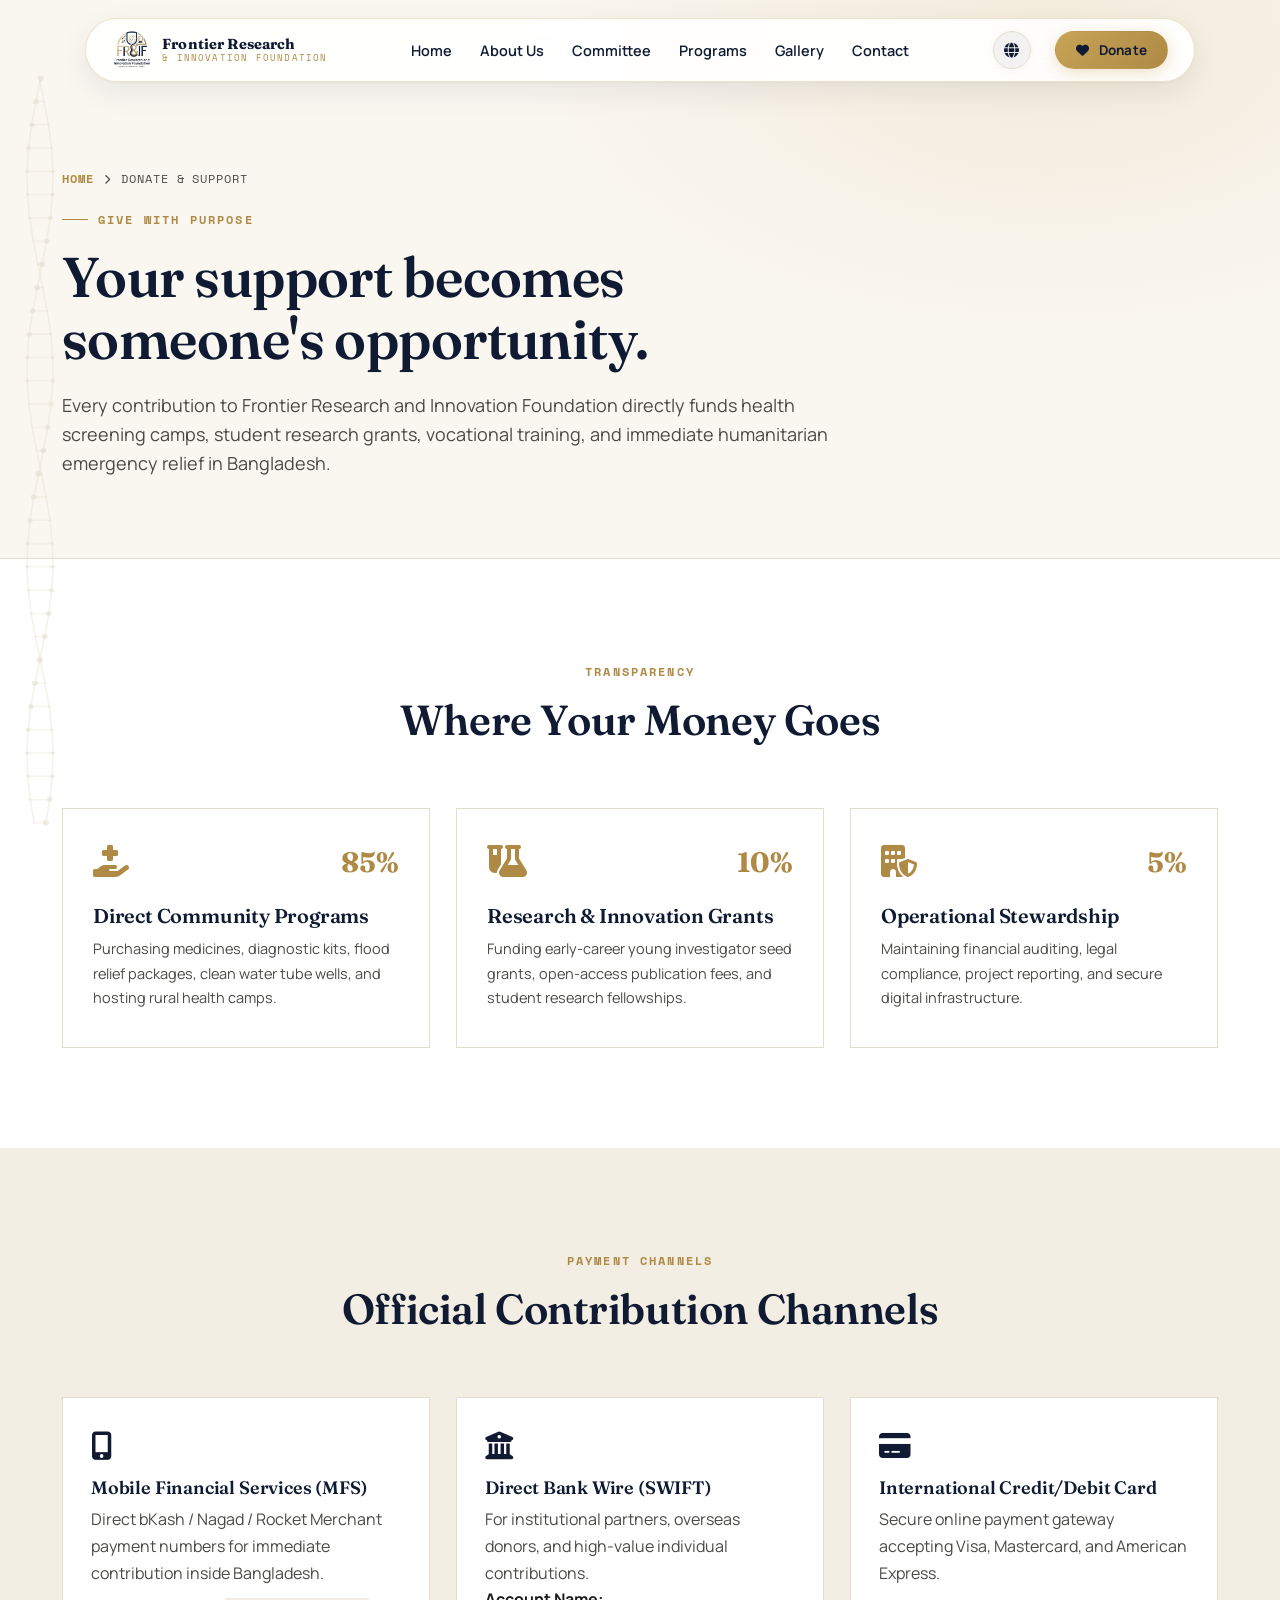
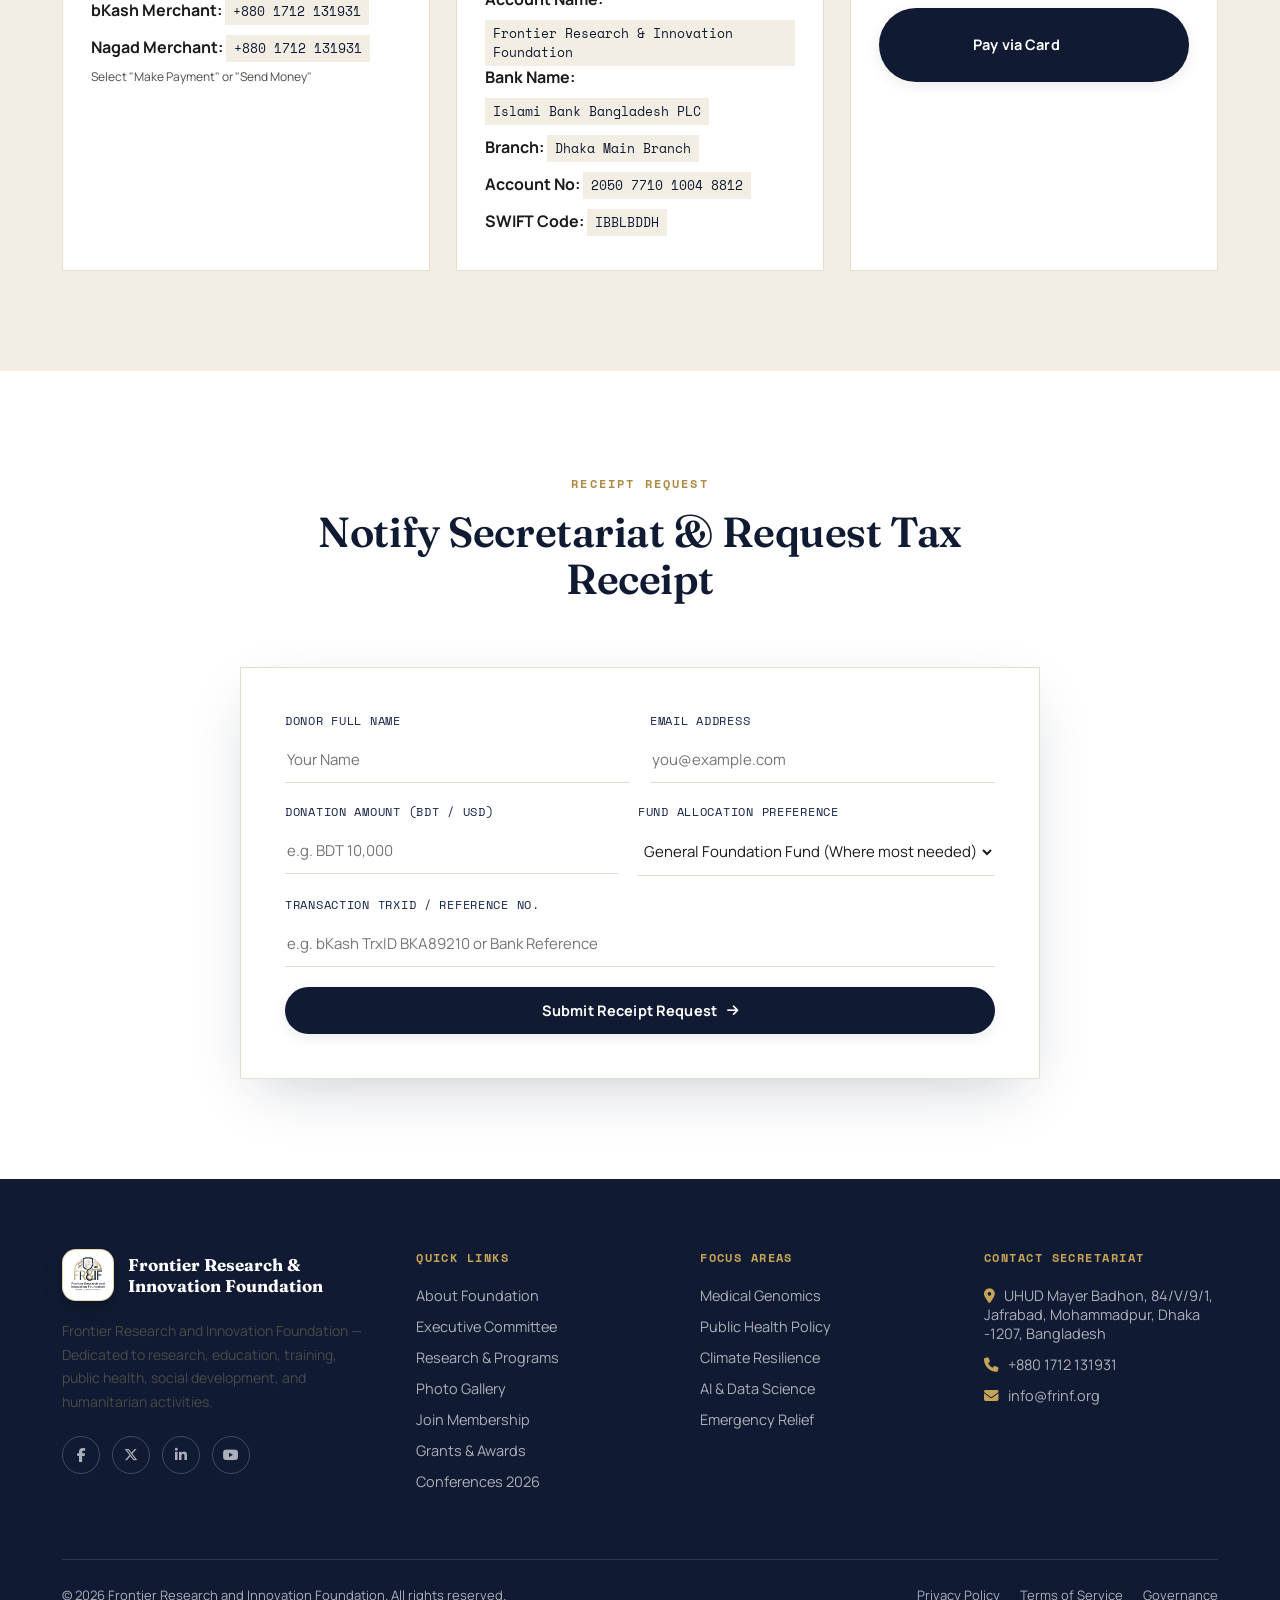
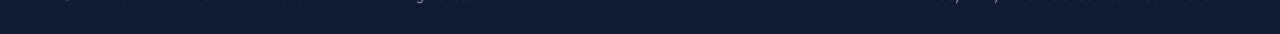
<file: donate.html>
<!DOCTYPE html>
<html lang="en">
<head>
<meta charset="UTF-8">
<meta name="viewport" content="width=device-width, initial-scale=1.0">
<title>Donate &amp; Support — Frontier Research and Innovation Foundation</title>
<meta name="description" content="Support scientific research, public health initiatives, educational grants, and emergency relief at Frontier Research and Innovation Foundation.">
<meta name="keywords" content="Donate FRINF, research grant donation, non-profit donation Bangladesh, bKash donation research">
<meta name="author" content="Frontier Research and Innovation Foundation">
<meta name="robots" content="index, follow">
<meta name="theme-color" content="#0B192C">
<link rel="icon" href="images/logo.png" type="image/png">
<link rel="apple-touch-icon" href="images/logo.png">
<link rel="canonical" href="https://www.frinf.org/donate.html">
<link rel="alternate" type="text/markdown" href="donate.md">

<!-- Open Graph / Facebook Meta Tags -->
<meta property="og:type" content="website">
<meta property="og:site_name" content="Frontier Research and Innovation Foundation">
<meta property="og:url" content="https://www.frinf.org/donate.html">
<meta property="og:title" content="Donate &amp; Support — Frontier Research and Innovation Foundation">
<meta property="og:description" content="Empower researchers, students, and vulnerable communities through non-profit contributions.">
<meta property="og:image" content="https://www.frinf.org/images/logo.png">
<meta property="og:image:width" content="1200">
<meta property="og:image:height" content="630">
<meta property="og:image:alt" content="Frontier Research and Innovation Foundation Logo">
<meta property="og:locale" content="en_US">

<!-- X / Twitter Card Meta Tags -->
<meta name="twitter:card" content="summary_large_image">
<meta name="twitter:site" content="@frinf_org">
<meta name="twitter:creator" content="@frinf_org">
<meta name="twitter:title" content="Donate &amp; Support — Frontier Research and Innovation Foundation">
<meta name="twitter:description" content="Empower researchers, students, and vulnerable communities through non-profit contributions.">
<meta name="twitter:image" content="https://www.frinf.org/images/logo.png">
<link rel="preconnect" href="https://fonts.googleapis.com">
<link rel="preconnect" href="https://fonts.gstatic.com" crossorigin>
<link href="https://fonts.googleapis.com/css2?family=Fraunces:ital,opsz,wght@0,9..144,300;0,9..144,400;0,9..144,500;0,9..144,600;0,9..144,700;1,9..144,400;1,9..144,500&family=Manrope:wght@400;500;600;700;800&family=Space+Mono:wght@400;700&display=swap" rel="stylesheet">
<link rel="stylesheet" href="https://cdnjs.cloudflare.com/ajax/libs/font-awesome/6.5.1/css/all.min.css">
<link rel="stylesheet" href="css/style.css?v=2.6">
<script src="js/components.js"></script>
</head>
<body>

<!-- ANIMATED PRELOADER SCREEN -->
<div id="preloader" class="preloader">
  <div class="preloader-inner">
    <div class="preloader-logo-wrap">
      <div class="preloader-ring"></div>
      <img decoding="async" src="images/logo.png" alt="Frontier Research and Innovation Foundation" class="preloader-logo">
    </div>
    <div class="preloader-title">Frontier Research &amp; Innovation Foundation</div>
    <div class="preloader-bar-wrap">
      <div class="preloader-bar" id="preloaderBar"></div>
    </div>
    <div class="preloader-status">
      <span id="preloaderPercent">0%</span>
    </div>
  </div>
</div>

<div id="helix-rail" aria-hidden="true">
  <canvas id="dnaCanvas" width="44" height="900"></canvas>
</div>

<div id="header-placeholder"></div>

<!-- PAGE HERO -->
<section class="page-hero">
  <div class="container">
    <div class="page-hero-inner reveal">
      <div class="breadcrumb">
        <a href="index.html">Home</a> <i class="fa-solid fa-chevron-right" style="font-size:10px;"></i> <span>Donate &amp; Support</span>
      </div>
      <span class="eyebrow">Give With Purpose</span>
      <h1>Your support becomes someone's opportunity.</h1>
      <p class="lead">Every contribution to Frontier Research and Innovation Foundation directly funds health screening camps, student research grants, vocational training, and immediate humanitarian emergency relief in Bangladesh.</p>
    </div>
  </div>
</section>

<!-- FUND ALLOCATION SHOWCASE -->
<section style="background:var(--white);">
  <div class="container">
    <div class="section-head center reveal">
      <span class="eyebrow">Transparency</span>
      <h2>Where Your Money Goes</h2>
    </div>

    <div class="explore-grid reveal-stagger">
      <div class="explore-card stagger-item">
        <div class="explore-top">
          <i class="fa-solid fa-hand-holding-medical e-icon" style="font-size:32px;"></i>
          <span style="font-family:'Fraunces',serif;font-size:28px;color:var(--gold-600);font-weight:700;">85%</span>
        </div>
        <h4>Direct Community Programs</h4>
        <p>Purchasing medicines, diagnostic kits, flood relief packages, clean water tube wells, and hosting rural health camps.</p>
      </div>

      <div class="explore-card stagger-item">
        <div class="explore-top">
          <i class="fa-solid fa-flask-vial e-icon" style="font-size:32px;"></i>
          <span style="font-family:'Fraunces',serif;font-size:28px;color:var(--gold-600);font-weight:700;">10%</span>
        </div>
        <h4>Research &amp; Innovation Grants</h4>
        <p>Funding early-career young investigator seed grants, open-access publication fees, and student research fellowships.</p>
      </div>

      <div class="explore-card stagger-item">
        <div class="explore-top">
          <i class="fa-solid fa-building-shield e-icon" style="font-size:32px;"></i>
          <span style="font-family:'Fraunces',serif;font-size:28px;color:var(--gold-600);font-weight:700;">5%</span>
        </div>
        <h4>Operational Stewardship</h4>
        <p>Maintaining financial auditing, legal compliance, project reporting, and secure digital infrastructure.</p>
      </div>
    </div>
  </div>
</section>

<!-- PAYMENT METHODS -->
<section style="background:var(--cream-deep);">
  <div class="container">
    <div class="section-head center reveal">
      <span class="eyebrow">Payment Channels</span>
      <h2>Official Contribution Channels</h2>
    </div>

    <div class="payment-grid reveal-stagger">
      <!-- MFS -->
      <div class="payment-card stagger-item">
        <i class="fa-solid fa-mobile-screen-button"></i>
        <h4>Mobile Financial Services (MFS)</h4>
        <p>Direct bKash / Nagad / Rocket Merchant payment numbers for immediate contribution inside Bangladesh.</p>
        <div>
          <b>bKash Merchant:</b> <code>+880 1712 131931</code><br>
          <b>Nagad Merchant:</b> <code>+880 1712 131931</code><br>
          <span style="font-size:12px;color:var(--ink-soft);margin-top:6px;display:block;">Select "Make Payment" or "Send Money"</span>
        </div>
      </div>

      <!-- Bank Transfer -->
      <div class="payment-card stagger-item">
        <i class="fa-solid fa-building-columns"></i>
        <h4>Direct Bank Wire (SWIFT)</h4>
        <p>For institutional partners, overseas donors, and high-value individual contributions.</p>
        <div>
          <b>Account Name:</b> <code>Frontier Research &amp; Innovation Foundation</code><br>
          <b>Bank Name:</b> <code>Islami Bank Bangladesh PLC</code><br>
          <b>Branch:</b> <code>Dhaka Main Branch</code><br>
          <b>Account No:</b> <code>2050 7710 1004 8812</code><br>
          <b>SWIFT Code:</b> <code>IBBLBDDH</code>
        </div>
      </div>

      <!-- International Card -->
      <div class="payment-card stagger-item">
        <i class="fa-solid fa-credit-card"></i>
        <h4>International Credit/Debit Card</h4>
        <p>Secure online payment gateway accepting Visa, Mastercard, and American Express.</p>
        <div style="margin-top:20px;">
          <button class="btn btn-primary" data-modal="cardModal" style="width:100%;justify-content:center;">Pay via Card <i class="fa-solid fa-lock"></i></button>
        </div>
      </div>
    </div>
  </div>
</section>

<!-- DONOR NOTICE FORM -->
<section class="contact" style="background:var(--white);">
  <div class="container">
    <div class="section-head center reveal">
      <span class="eyebrow">Receipt Request</span>
      <h2>Notify Secretariat &amp; Request Tax Receipt</h2>
    </div>

    <div style="max-width:800px;margin:0 auto;" class="reveal">
      <form class="form-card">
        <div class="form-row">
          <div class="field"><label>Donor Full Name</label><input type="text" placeholder="Your Name" required></div>
          <div class="field"><label>Email Address</label><input type="email" placeholder="you@example.com" required></div>
        </div>
        <div class="form-row">
          <div class="field"><label>Donation Amount (BDT / USD)</label><input type="text" placeholder="e.g. BDT 10,000" required></div>
          <div class="field">
            <label>Fund Allocation Preference</label>
            <select required style="background:transparent;border:none;border-bottom:1.5px solid var(--line);padding:12px 2px;">
              <option value="general">General Foundation Fund (Where most needed)</option>
              <option value="disaster">Emergency Disaster Relief Fund</option>
              <option value="health">Rural Public Health Camps</option>
              <option value="research">Student Research Grants</option>
            </select>
          </div>
        </div>
        <div class="form-row">
          <div class="field full"><label>Transaction TrxID / Reference No.</label><input type="text" placeholder="e.g. bKash TrxID BKA89210 or Bank Reference" required></div>
        </div>
        <button type="submit" class="btn btn-primary" style="width:100%;justify-content:center;">Submit Receipt Request <i class="fa-solid fa-arrow-right"></i></button>
      </form>
    </div>
  </div>
</section>

<!-- CARD PAYMENT MODAL -->
<div class="modal-backdrop" id="cardModal">
  <div class="modal-card">
    <button class="modal-close">&times;</button>
    <h3 style="font-size:24px;margin-bottom:12px;">Online Card Gateway</h3>
    <p style="font-size:14.5px;color:var(--ink-soft);margin-bottom:20px;">You are entering the foundation's secure encrypted donation portal.</p>

    <form onsubmit="return false;">
      <div class="field" style="margin-bottom:16px;">
        <label>Donation Amount (USD)</label>
        <input type="number" placeholder="$50.00" value="50" required>
      </div>
      <div class="field" style="margin-bottom:16px;">
        <label>Cardholder Name</label>
        <input type="text" placeholder="Name as on card" required>
      </div>
      <div class="field" style="margin-bottom:16px;">
        <label>Card Number</label>
        <input type="text" placeholder="4532 •••• •••• 8912" required>
      </div>
      <div class="form-row" style="margin-bottom:20px;">
        <div class="field"><label>Expiry</label><input type="text" placeholder="MM/YY" required></div>
        <div class="field"><label>CVC</label><input type="password" placeholder="•••" required></div>
      </div>
      <button type="submit" class="btn btn-gold" style="width:100%;justify-content:center;">Complete $50.00 Donation <i class="fa-solid fa-shield-halved"></i></button>
    </form>
  </div>
</div>

<!-- FOOTER -->
<div id="footer-placeholder"></div>

<script src="js/main.js"></script>
</body>
</html>
</file>
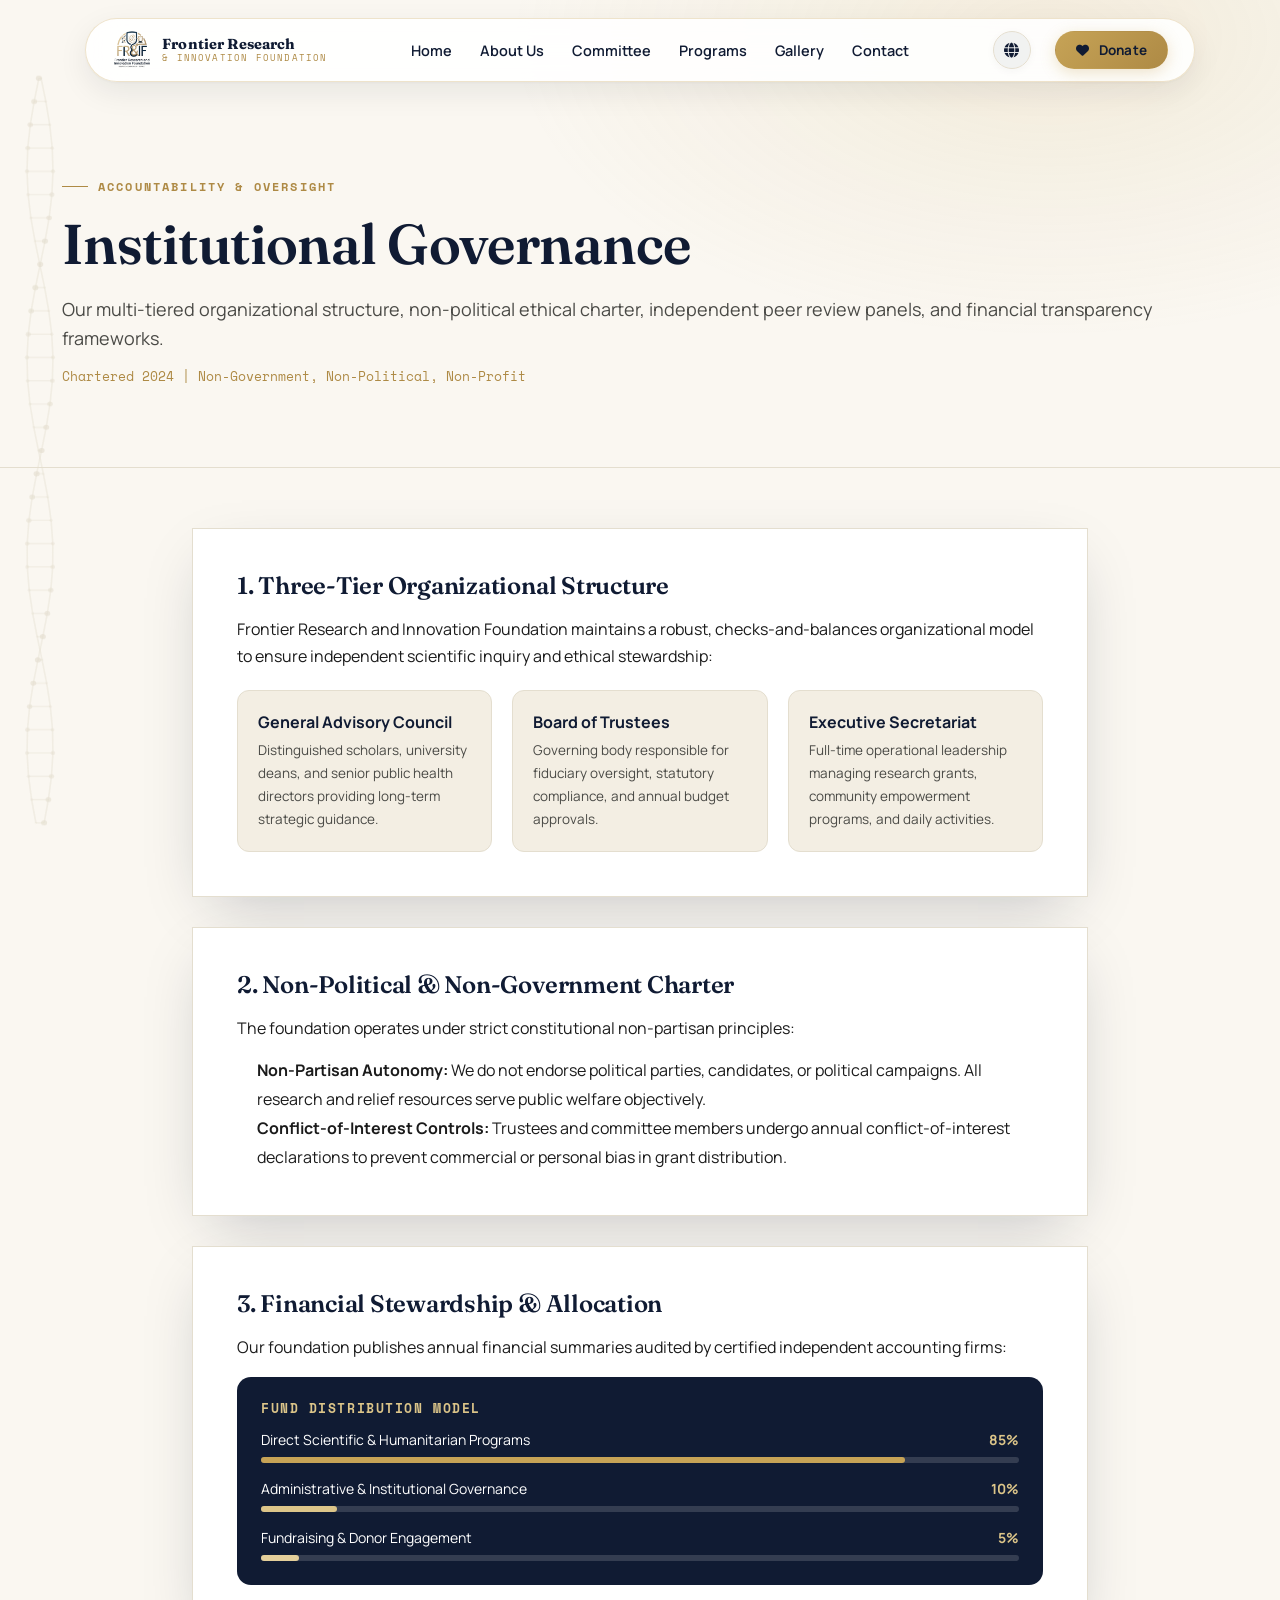
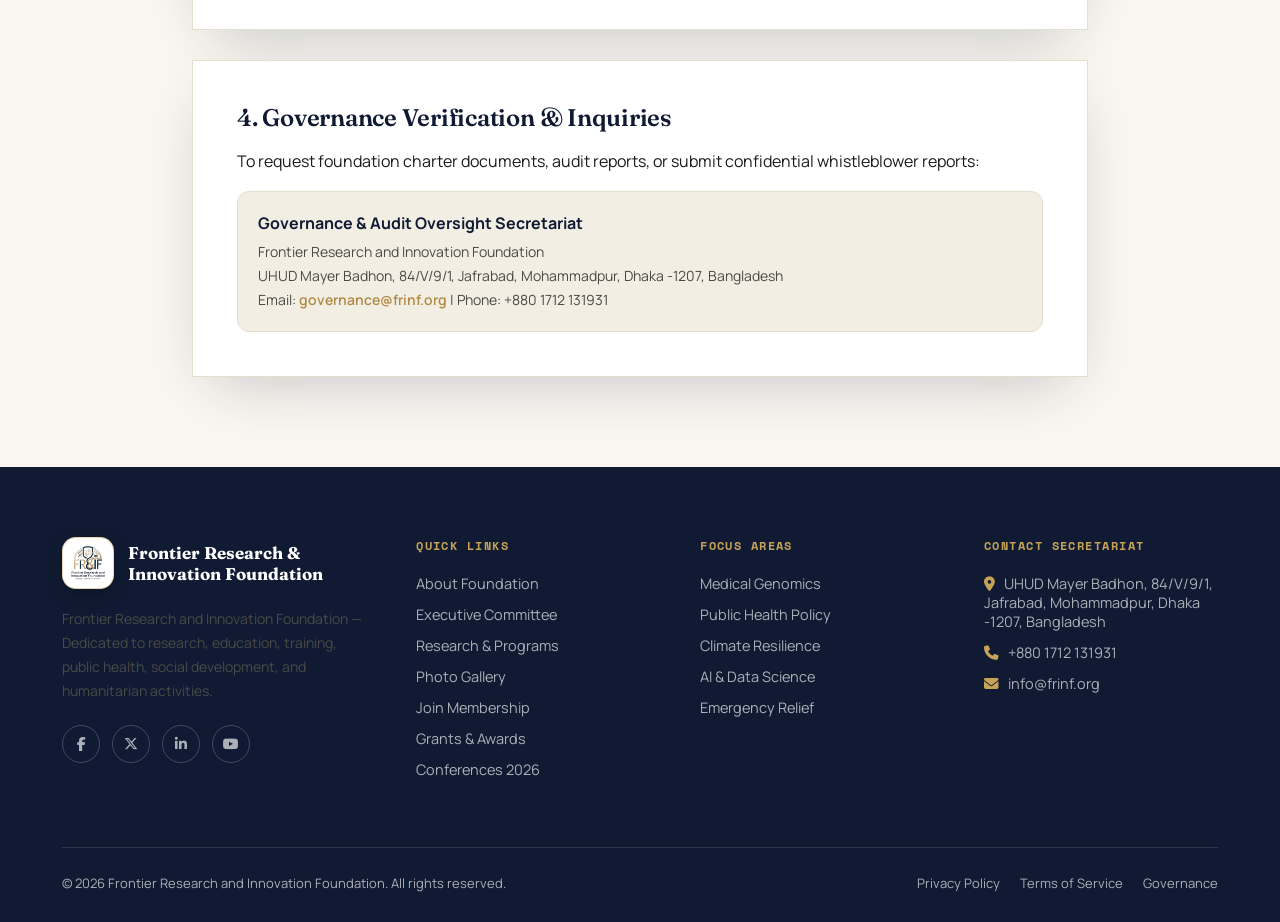
<file: governance.html>
<!DOCTYPE html>
<html lang="en">
<head>
<meta charset="UTF-8">
<meta name="viewport" content="width=device-width, initial-scale=1.0">
<title>Institutional Governance — Frontier Research and Innovation Foundation</title>
<meta name="description" content="Governance structure, ethical charter, non-partisan mandate, financial audits, and organizational oversight of Frontier Research and Innovation Foundation.">
<meta name="keywords" content="FRINF governance, non-partisan mandate, financial audit Bangladesh, research ethics board">
<meta name="author" content="Frontier Research and Innovation Foundation">
<meta name="robots" content="index, follow">
<meta name="theme-color" content="#0B192C">
<link rel="icon" href="images/logo.png" type="image/png">
<link rel="apple-touch-icon" href="images/logo.png">
<link rel="canonical" href="https://www.frinf.org/governance.html">
<link rel="alternate" type="text/markdown" href="governance.md">

<!-- Open Graph / Facebook Meta Tags -->
<meta property="og:type" content="website">
<meta property="og:site_name" content="Frontier Research and Innovation Foundation">
<meta property="og:url" content="https://www.frinf.org/governance.html">
<meta property="og:title" content="Institutional Governance — Frontier Research and Innovation Foundation">
<meta property="og:description" content="Governance structure, ethical charter, non-partisan mandate, financial audits, and organizational oversight.">
<meta property="og:image" content="https://www.frinf.org/images/logo.png">
<meta property="og:image:width" content="1200">
<meta property="og:image:height" content="630">
<meta property="og:image:alt" content="Frontier Research and Innovation Foundation Logo">
<meta property="og:locale" content="en_US">

<!-- X / Twitter Card Meta Tags -->
<meta name="twitter:card" content="summary_large_image">
<meta name="twitter:site" content="@frinf_org">
<meta name="twitter:creator" content="@frinf_org">
<meta name="twitter:title" content="Institutional Governance — Frontier Research and Innovation Foundation">
<meta name="twitter:description" content="Governance structure, ethical charter, non-partisan mandate, financial audits, and organizational oversight.">
<meta name="twitter:image" content="https://www.frinf.org/images/logo.png">
<link rel="preconnect" href="https://fonts.googleapis.com">
<link rel="preconnect" href="https://fonts.gstatic.com" crossorigin>
<link href="https://fonts.googleapis.com/css2?family=Fraunces:ital,opsz,wght@0,9..144,300;0,9..144,400;0,9..144,500;0,9..144,600;0,9..144,700;1,9..144,400;1,9..144,500&family=Manrope:wght@400;500;600;700;800&family=Space+Mono:wght@400;700&display=swap" rel="stylesheet">
<link rel="stylesheet" href="https://cdnjs.cloudflare.com/ajax/libs/font-awesome/6.5.1/css/all.min.css">
<link rel="stylesheet" href="css/style.css?v=2.6">
<script src="js/components.js"></script>
</head>
<body>

<!-- ANIMATED PRELOADER SCREEN -->
<div id="preloader" class="preloader">
  <div class="preloader-inner">
    <div class="preloader-logo-wrap">
      <div class="preloader-ring"></div>
      <img decoding="async" src="images/logo.png" alt="Frontier Research and Innovation Foundation" class="preloader-logo">
    </div>
    <div class="preloader-title">Frontier Research &amp; Innovation Foundation</div>
    <div class="preloader-bar-wrap">
      <div class="preloader-bar" id="preloaderBar"></div>
    </div>
    <div class="preloader-status">
      <span id="preloaderPercent">0%</span>
    </div>
  </div>
</div>

<div id="helix-rail" aria-hidden="true">
  <canvas id="dnaCanvas" width="44" height="900"></canvas>
</div>

<div id="header-placeholder"></div>

<!-- PAGE HERO -->
<section class="page-hero">
  <div class="container">
    <span class="eyebrow">Accountability &amp; Oversight</span>
    <h1>Institutional Governance</h1>
    <p class="lead">Our multi-tiered organizational structure, non-political ethical charter, independent peer review panels, and financial transparency frameworks.</p>
    <p style="font-size:13px;color:var(--gold-600);margin-top:12px;font-family:'Space Mono',monospace;">Chartered 2024 | Non-Government, Non-Political, Non-Profit</p>
  </div>
</section>

<!-- MAIN CONTENT -->
<section style="padding: 60px 0 90px; background: var(--cream);">
  <div class="container" style="max-width: 960px;">

    <!-- Governance Structure -->
    <div class="form-card" style="margin-bottom: 30px;">
      <h2 style="font-family:'Fraunces',serif; color:var(--navy-900); font-size:24px; margin-bottom:16px;">1. Three-Tier Organizational Structure</h2>
      <p style="line-height:1.7; color:var(--ink); margin-bottom:16px;">
        Frontier Research and Innovation Foundation maintains a robust, checks-and-balances organizational model to ensure independent scientific inquiry and ethical stewardship:
      </p>
      
      <div class="governance-subgrid" style="display:grid; gap:20px; margin-top:20px;">
        <div style="background:var(--cream-deep); padding:20px; border-radius:12px; border:1px solid var(--line);">
          <b style="color:var(--navy-900); font-size:16px; display:block; margin-bottom:6px;">General Advisory Council</b>
          <p style="font-size:13.5px; color:var(--ink-soft); margin:0;">Distinguished scholars, university deans, and senior public health directors providing long-term strategic guidance.</p>
        </div>
        <div style="background:var(--cream-deep); padding:20px; border-radius:12px; border:1px solid var(--line);">
          <b style="color:var(--navy-900); font-size:16px; display:block; margin-bottom:6px;">Board of Trustees</b>
          <p style="font-size:13.5px; color:var(--ink-soft); margin:0;">Governing body responsible for fiduciary oversight, statutory compliance, and annual budget approvals.</p>
        </div>
        <div style="background:var(--cream-deep); padding:20px; border-radius:12px; border:1px solid var(--line);">
          <b style="color:var(--navy-900); font-size:16px; display:block; margin-bottom:6px;">Executive Secretariat</b>
          <p style="font-size:13.5px; color:var(--ink-soft); margin:0;">Full-time operational leadership managing research grants, community empowerment programs, and daily activities.</p>
        </div>
      </div>
    </div>

    <!-- Non-Political Charter -->
    <div class="form-card" style="margin-bottom: 30px;">
      <h2 style="font-family:'Fraunces',serif; color:var(--navy-900); font-size:24px; margin-bottom:16px;">2. Non-Political &amp; Non-Government Charter</h2>
      <p style="line-height:1.7; color:var(--ink); margin-bottom:14px;">
        The foundation operates under strict constitutional non-partisan principles:
      </p>
      <ul style="padding-left: 20px; line-height: 1.8; color: var(--ink);">
        <li><b>Non-Partisan Autonomy:</b> We do not endorse political parties, candidates, or political campaigns. All research and relief resources serve public welfare objectively.</li>
        <li><b>Conflict-of-Interest Controls:</b> Trustees and committee members undergo annual conflict-of-interest declarations to prevent commercial or personal bias in grant distribution.</li>
      </ul>
    </div>

    <!-- Financial Transparency -->
    <div class="form-card" style="margin-bottom: 30px;">
      <h2 style="font-family:'Fraunces',serif; color:var(--navy-900); font-size:24px; margin-bottom:16px;">3. Financial Stewardship &amp; Allocation</h2>
      <p style="line-height:1.7; color:var(--ink); margin-bottom:16px;">
        Our foundation publishes annual financial summaries audited by certified independent accounting firms:
      </p>
      
      <div style="background:var(--navy-900); color:var(--white); padding:24px; border-radius:14px; margin-top:10px;">
        <h4 style="color:var(--gold-400); font-family:'Space Mono',monospace; font-size:13px; letter-spacing:0.12em; text-transform:uppercase; margin-bottom:14px;">Fund Distribution Model</h4>
        <div style="display:flex; justify-content:space-between; margin-bottom:8px; font-size:14px;">
          <span>Direct Scientific &amp; Humanitarian Programs</span>
          <b style="color:var(--gold-400);">85%</b>
        </div>
        <div style="width:100%; height:6px; background:rgba(255,255,255,0.15); border-radius:4px; margin-bottom:16px;">
          <div style="width:85%; height:100%; background:var(--gold-500); border-radius:4px;"></div>
        </div>

        <div style="display:flex; justify-content:space-between; margin-bottom:8px; font-size:14px;">
          <span>Administrative &amp; Institutional Governance</span>
          <b style="color:var(--gold-400);">10%</b>
        </div>
        <div style="width:100%; height:6px; background:rgba(255,255,255,0.15); border-radius:4px; margin-bottom:16px;">
          <div style="width:10%; height:100%; background:var(--gold-400); border-radius:4px;"></div>
        </div>

        <div style="display:flex; justify-content:space-between; margin-bottom:8px; font-size:14px;">
          <span>Fundraising &amp; Donor Engagement</span>
          <b style="color:var(--gold-400);">5%</b>
        </div>
        <div style="width:100%; height:6px; background:rgba(255,255,255,0.15); border-radius:4px;">
          <div style="width:5%; height:100%; background:var(--gold-300); border-radius:4px;"></div>
        </div>
      </div>
    </div>

    <!-- Peer Review & Oversight -->
    <div class="form-card">
      <h2 style="font-family:'Fraunces',serif; color:var(--navy-900); font-size:24px; margin-bottom:16px;">4. Governance Verification &amp; Inquiries</h2>
      <p style="line-height:1.7; color:var(--ink); margin-bottom:16px;">
        To request foundation charter documents, audit reports, or submit confidential whistleblower reports:
      </p>
      <div style="background:var(--cream-deep); padding:20px; border-radius:12px; border:1px solid var(--line);">
        <b style="color:var(--navy-900); display:block; margin-bottom:6px;">Governance &amp; Audit Oversight Secretariat</b>
        <p style="margin:0; font-size:14px; color:var(--ink-soft);">
          Frontier Research and Innovation Foundation<br>
          UHUD Mayer Badhon, 84/V/9/1, Jafrabad, Mohammadpur, Dhaka -1207, Bangladesh<br>
          Email: <a href="mailto:governance@frinf.org" style="color:var(--gold-600); font-weight:600;">governance@frinf.org</a> | Phone: +880 1712 131931
        </p>
      </div>
    </div>

  </div>
</section>

<div id="footer-placeholder"></div>

<script src="js/main.js"></script>
</body>
</html>
</file>
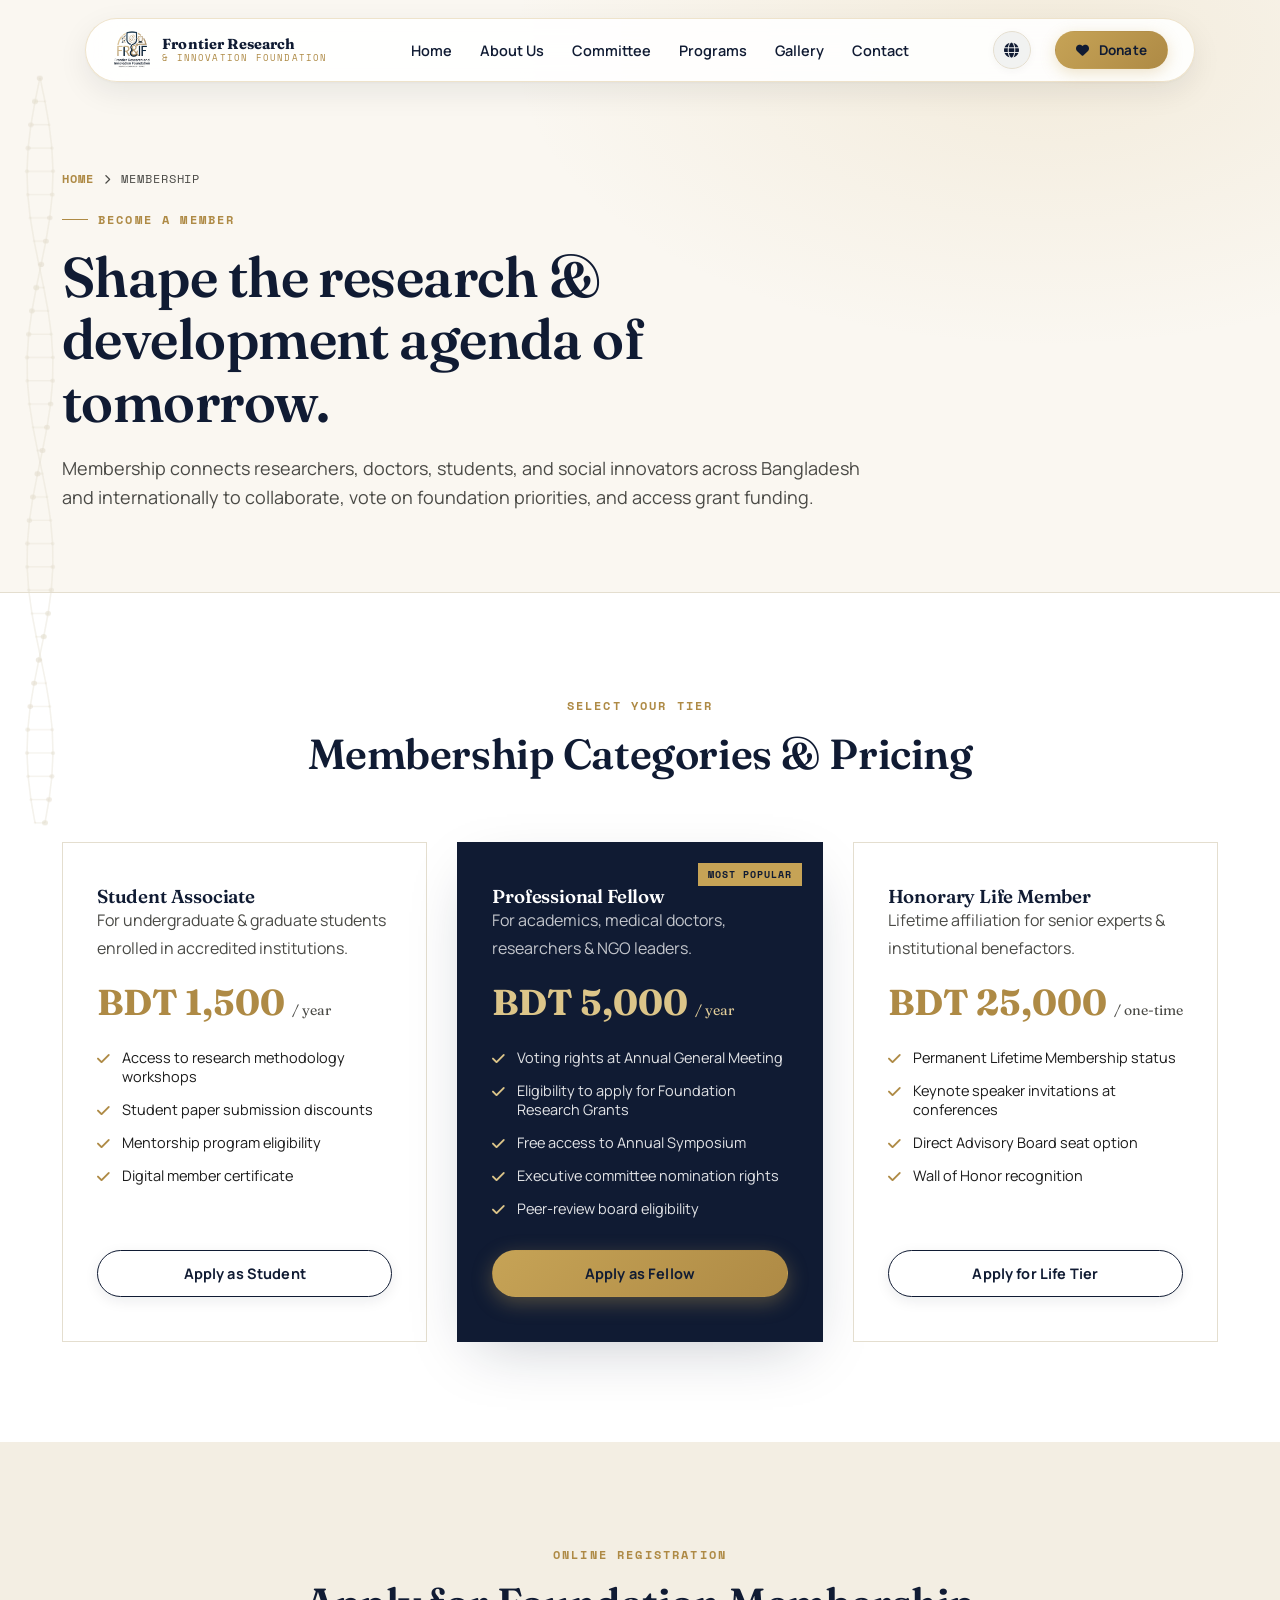
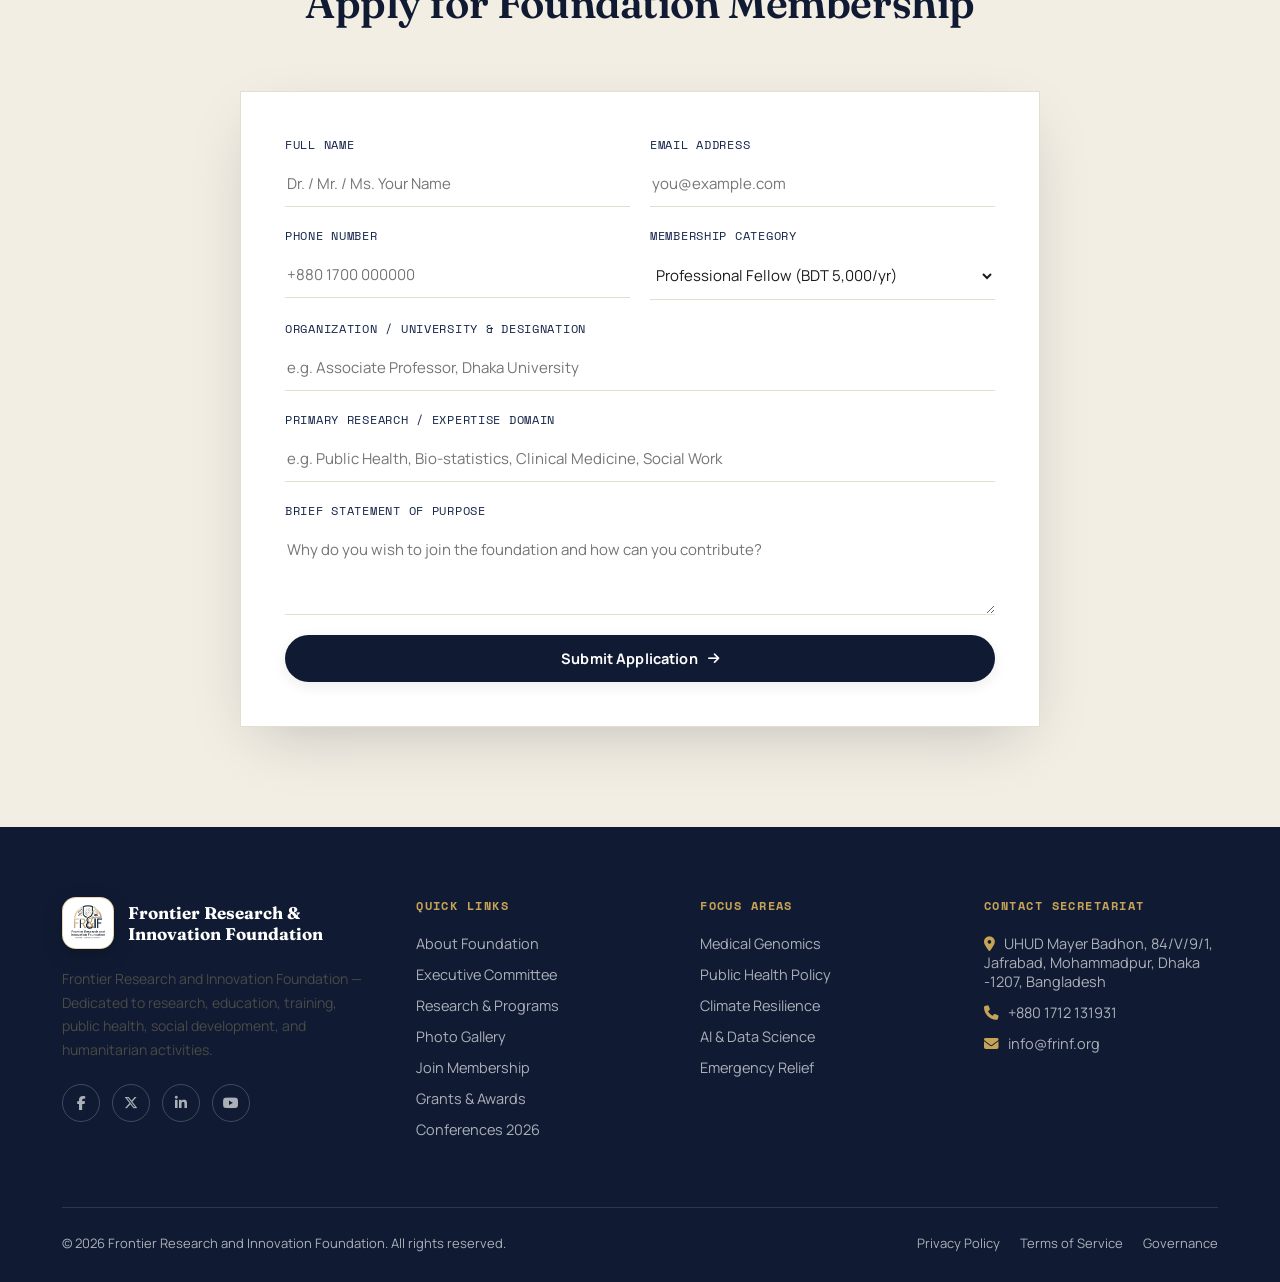
<file: membership.html>
<!DOCTYPE html>
<html lang="en">
<head>
<meta charset="UTF-8">
<meta name="viewport" content="width=device-width, initial-scale=1.0">
<title>Membership &amp; Fellowship — Frontier Research and Innovation Foundation</title>
<meta name="description" content="Join Frontier Research and Innovation Foundation as a Scholar Member, Institutional Fellow, or Student Associate. Apply for research grants in Bangladesh.">
<meta name="keywords" content="FRINF membership, research fellowship Bangladesh, scholar network, student research grant">
<meta name="author" content="Frontier Research and Innovation Foundation">
<meta name="robots" content="index, follow">
<meta name="theme-color" content="#0B192C">
<link rel="icon" href="images/logo.png" type="image/png">
<link rel="apple-touch-icon" href="images/logo.png">
<link rel="canonical" href="https://www.frinf.org/membership.html">
<link rel="alternate" type="text/markdown" href="membership.md">

<!-- Open Graph / Facebook Meta Tags -->
<meta property="og:type" content="website">
<meta property="og:site_name" content="Frontier Research and Innovation Foundation">
<meta property="og:url" content="https://www.frinf.org/membership.html">
<meta property="og:title" content="Membership &amp; Fellowship — Frontier Research and Innovation Foundation">
<meta property="og:description" content="Apply for academic membership and research grants at Frontier Research and Innovation Foundation.">
<meta property="og:image" content="https://www.frinf.org/images/logo.png">
<meta property="og:image:width" content="1200">
<meta property="og:image:height" content="630">
<meta property="og:image:alt" content="Frontier Research and Innovation Foundation Logo">
<meta property="og:locale" content="en_US">

<!-- X / Twitter Card Meta Tags -->
<meta name="twitter:card" content="summary_large_image">
<meta name="twitter:site" content="@frinf_org">
<meta name="twitter:creator" content="@frinf_org">
<meta name="twitter:title" content="Membership &amp; Fellowship — Frontier Research and Innovation Foundation">
<meta name="twitter:description" content="Apply for academic membership and research grants at Frontier Research and Innovation Foundation.">
<meta name="twitter:image" content="https://www.frinf.org/images/logo.png">
<link rel="preconnect" href="https://fonts.googleapis.com">
<link rel="preconnect" href="https://fonts.gstatic.com" crossorigin>
<link href="https://fonts.googleapis.com/css2?family=Fraunces:ital,opsz,wght@0,9..144,300;0,9..144,400;0,9..144,500;0,9..144,600;0,9..144,700;1,9..144,400;1,9..144,500&family=Manrope:wght@400;500;600;700;800&family=Space+Mono:wght@400;700&display=swap" rel="stylesheet">
<link rel="stylesheet" href="https://cdnjs.cloudflare.com/ajax/libs/font-awesome/6.5.1/css/all.min.css">
<link rel="stylesheet" href="css/style.css?v=2.6">
<script src="js/components.js"></script>
</head>
<body>

<!-- ANIMATED PRELOADER SCREEN -->
<div id="preloader" class="preloader">
  <div class="preloader-inner">
    <div class="preloader-logo-wrap">
      <div class="preloader-ring"></div>
      <img decoding="async" src="images/logo.png" alt="Frontier Research and Innovation Foundation" class="preloader-logo">
    </div>
    <div class="preloader-title">Frontier Research &amp; Innovation Foundation</div>
    <div class="preloader-bar-wrap">
      <div class="preloader-bar" id="preloaderBar"></div>
    </div>
    <div class="preloader-status">
      <span id="preloaderPercent">0%</span>
    </div>
  </div>
</div>

<div id="helix-rail" aria-hidden="true">
  <canvas id="dnaCanvas" width="44" height="900"></canvas>
</div>

<div id="header-placeholder"></div>

<!-- PAGE HERO -->
<section class="page-hero">
  <div class="container">
    <div class="page-hero-inner reveal">
      <div class="breadcrumb">
        <a href="index.html">Home</a> <i class="fa-solid fa-chevron-right" style="font-size:10px;"></i> <span>Membership</span>
      </div>
      <span class="eyebrow">Become a Member</span>
      <h1>Shape the research &amp; development agenda of tomorrow.</h1>
      <p class="lead">Membership connects researchers, doctors, students, and social innovators across Bangladesh and internationally to collaborate, vote on foundation priorities, and access grant funding.</p>
    </div>
  </div>
</section>

<!-- MEMBERSHIP TIERS -->
<section style="background:var(--white);">
  <div class="container">
    <div class="section-head center reveal">
      <span class="eyebrow">Select Your Tier</span>
      <h2>Membership Categories &amp; Pricing</h2>
    </div>

    <div class="tier-grid reveal-stagger">
      <!-- Tier 1 -->
      <div class="tier-card stagger-item">
        <div>
          <h3>Student Associate</h3>
          <p>For undergraduate &amp; graduate students enrolled in accredited institutions.</p>
          <div class="tier-price">BDT 1,500 <span style="font-size:14px;font-weight:400;color:var(--ink-soft);">/ year</span></div>
          <ul class="tier-features">
            <li><i class="fa-solid fa-check"></i> Access to research methodology workshops</li>
            <li><i class="fa-solid fa-check"></i> Student paper submission discounts</li>
            <li><i class="fa-solid fa-check"></i> Mentorship program eligibility</li>
            <li><i class="fa-solid fa-check"></i> Digital member certificate</li>
          </ul>
        </div>
        <a href="#apply-form" class="btn btn-ghost" style="width:100%;justify-content:center;">Apply as Student</a>
      </div>

      <!-- Tier 2 (Featured) -->
      <div class="tier-card featured stagger-item">
        <span class="tier-badge">Most Popular</span>
        <div>
          <h3>Professional Fellow</h3>
          <p>For academics, medical doctors, researchers &amp; NGO leaders.</p>
          <div class="tier-price">BDT 5,000 <span style="font-size:14px;font-weight:400;color:var(--gold-300);">/ year</span></div>
          <ul class="tier-features">
            <li><i class="fa-solid fa-check"></i> Voting rights at Annual General Meeting</li>
            <li><i class="fa-solid fa-check"></i> Eligibility to apply for Foundation Research Grants</li>
            <li><i class="fa-solid fa-check"></i> Free access to Annual Symposium</li>
            <li><i class="fa-solid fa-check"></i> Executive committee nomination rights</li>
            <li><i class="fa-solid fa-check"></i> Peer-review board eligibility</li>
          </ul>
        </div>
        <a href="#apply-form" class="btn btn-gold" style="width:100%;justify-content:center;">Apply as Fellow</a>
      </div>

      <!-- Tier 3 -->
      <div class="tier-card stagger-item">
        <div>
          <h3>Honorary Life Member</h3>
          <p>Lifetime affiliation for senior experts &amp; institutional benefactors.</p>
          <div class="tier-price">BDT 25,000 <span style="font-size:14px;font-weight:400;color:var(--ink-soft);">/ one-time</span></div>
          <ul class="tier-features">
            <li><i class="fa-solid fa-check"></i> Permanent Lifetime Membership status</li>
            <li><i class="fa-solid fa-check"></i> Keynote speaker invitations at conferences</li>
            <li><i class="fa-solid fa-check"></i> Direct Advisory Board seat option</li>
            <li><i class="fa-solid fa-check"></i> Wall of Honor recognition</li>
          </ul>
        </div>
        <a href="#apply-form" class="btn btn-ghost" style="width:100%;justify-content:center;">Apply for Life Tier</a>
      </div>
    </div>
  </div>
</section>

<!-- ONLINE APPLICATION FORM -->
<section class="contact" id="apply-form" style="background:var(--cream-deep);">
  <div class="container">
    <div class="section-head center reveal">
      <span class="eyebrow">Online Registration</span>
      <h2>Apply for Foundation Membership</h2>
    </div>

    <div style="max-width:800px;margin:0 auto;" class="reveal">
      <form class="form-card">
        <div class="form-row">
          <div class="field"><label>Full Name</label><input type="text" placeholder="Dr. / Mr. / Ms. Your Name" required></div>
          <div class="field"><label>Email Address</label><input type="email" placeholder="you@example.com" required></div>
        </div>
        <div class="form-row">
          <div class="field"><label>Phone Number</label><input type="tel" placeholder="+880 1700 000000" required></div>
          <div class="field">
            <label>Membership Category</label>
            <select required style="background:transparent;border:none;border-bottom:1.5px solid var(--line);padding:12px 2px;">
              <option value="professional">Professional Fellow (BDT 5,000/yr)</option>
              <option value="student">Student Associate (BDT 1,500/yr)</option>
              <option value="life">Honorary Life Member (BDT 25,000)</option>
            </select>
          </div>
        </div>
        <div class="form-row">
          <div class="field full"><label>Organization / University &amp; Designation</label><input type="text" placeholder="e.g. Associate Professor, Dhaka University" required></div>
        </div>
        <div class="form-row">
          <div class="field full"><label>Primary Research / Expertise Domain</label><input type="text" placeholder="e.g. Public Health, Bio-statistics, Clinical Medicine, Social Work" required></div>
        </div>
        <div class="form-row">
          <div class="field full"><label>Brief Statement of Purpose</label><textarea rows="3" placeholder="Why do you wish to join the foundation and how can you contribute?" required></textarea></div>
        </div>
        <button type="submit" class="btn btn-primary" style="width:100%;justify-content:center;">Submit Application <i class="fa-solid fa-arrow-right"></i></button>
      </form>
    </div>
  </div>
</section>

<!-- FOOTER -->
<div id="footer-placeholder"></div>

<script src="js/main.js"></script>
</body>
</html>
</file>
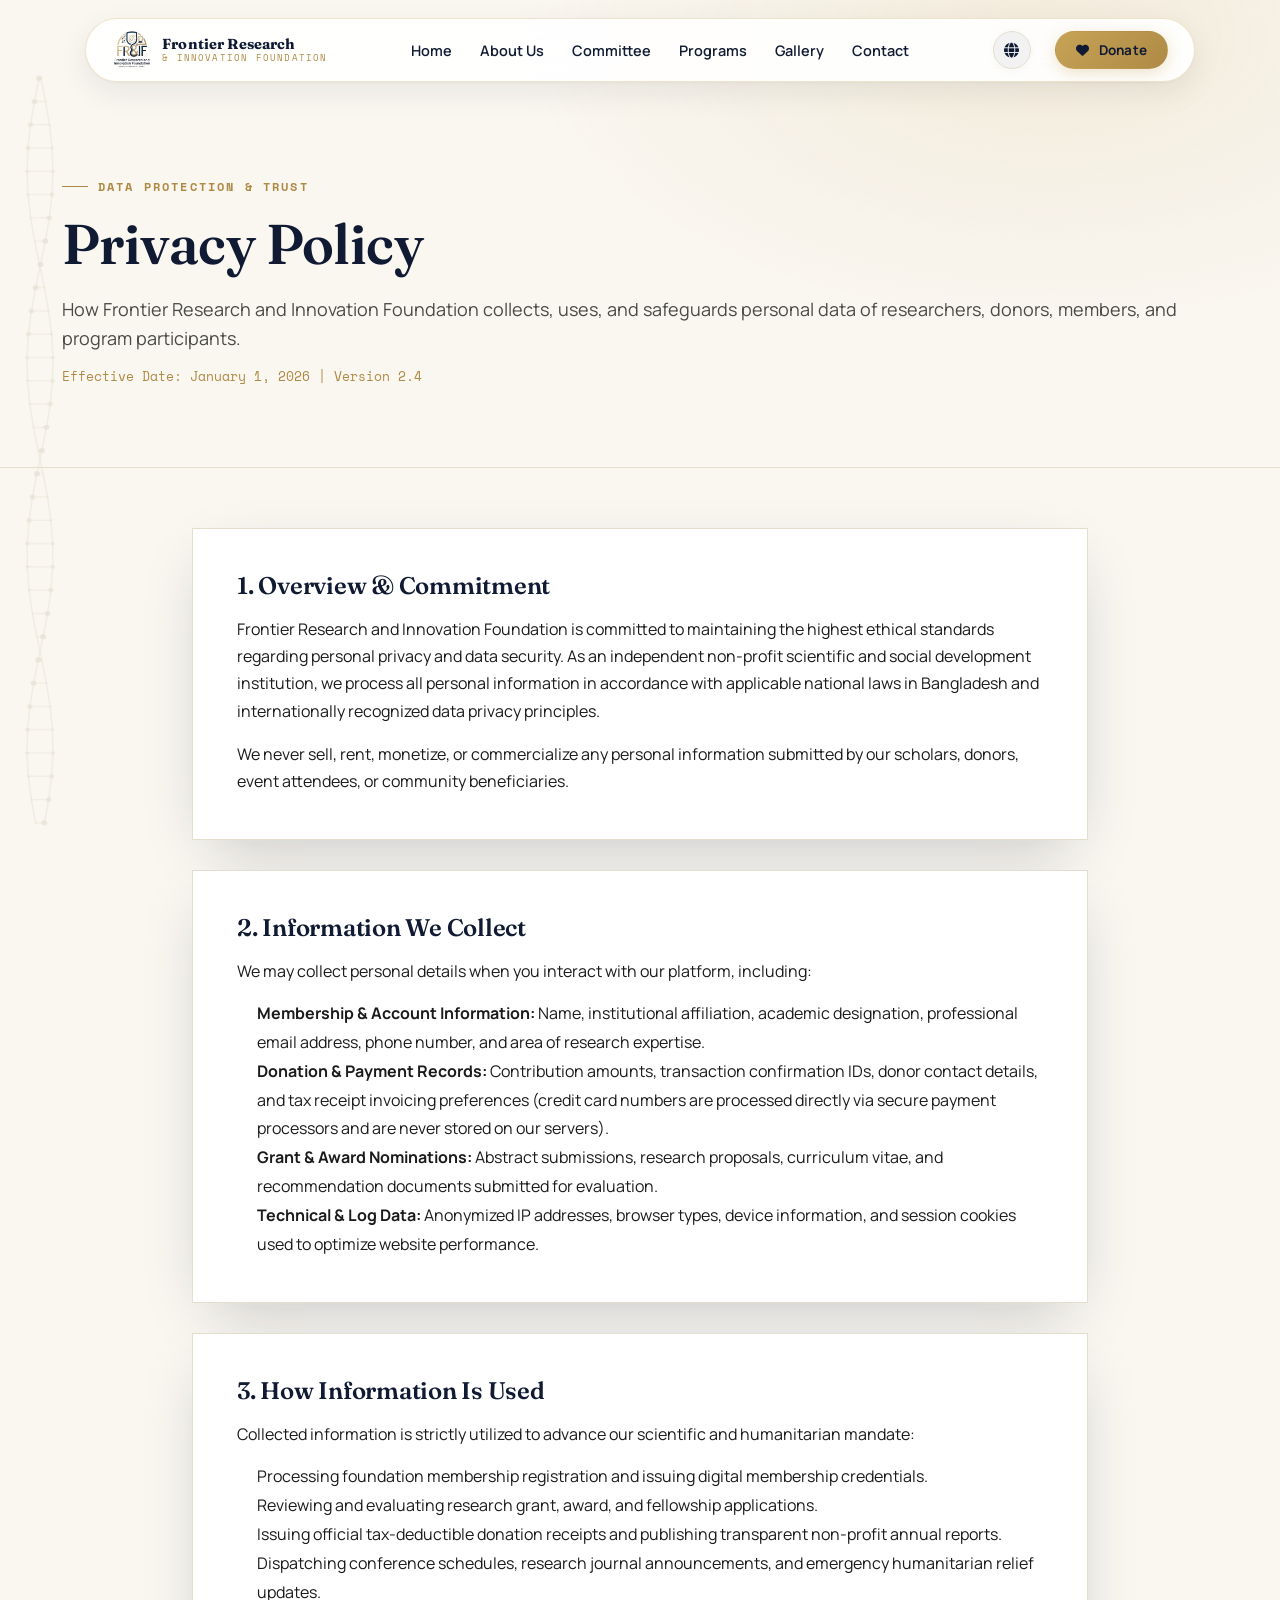
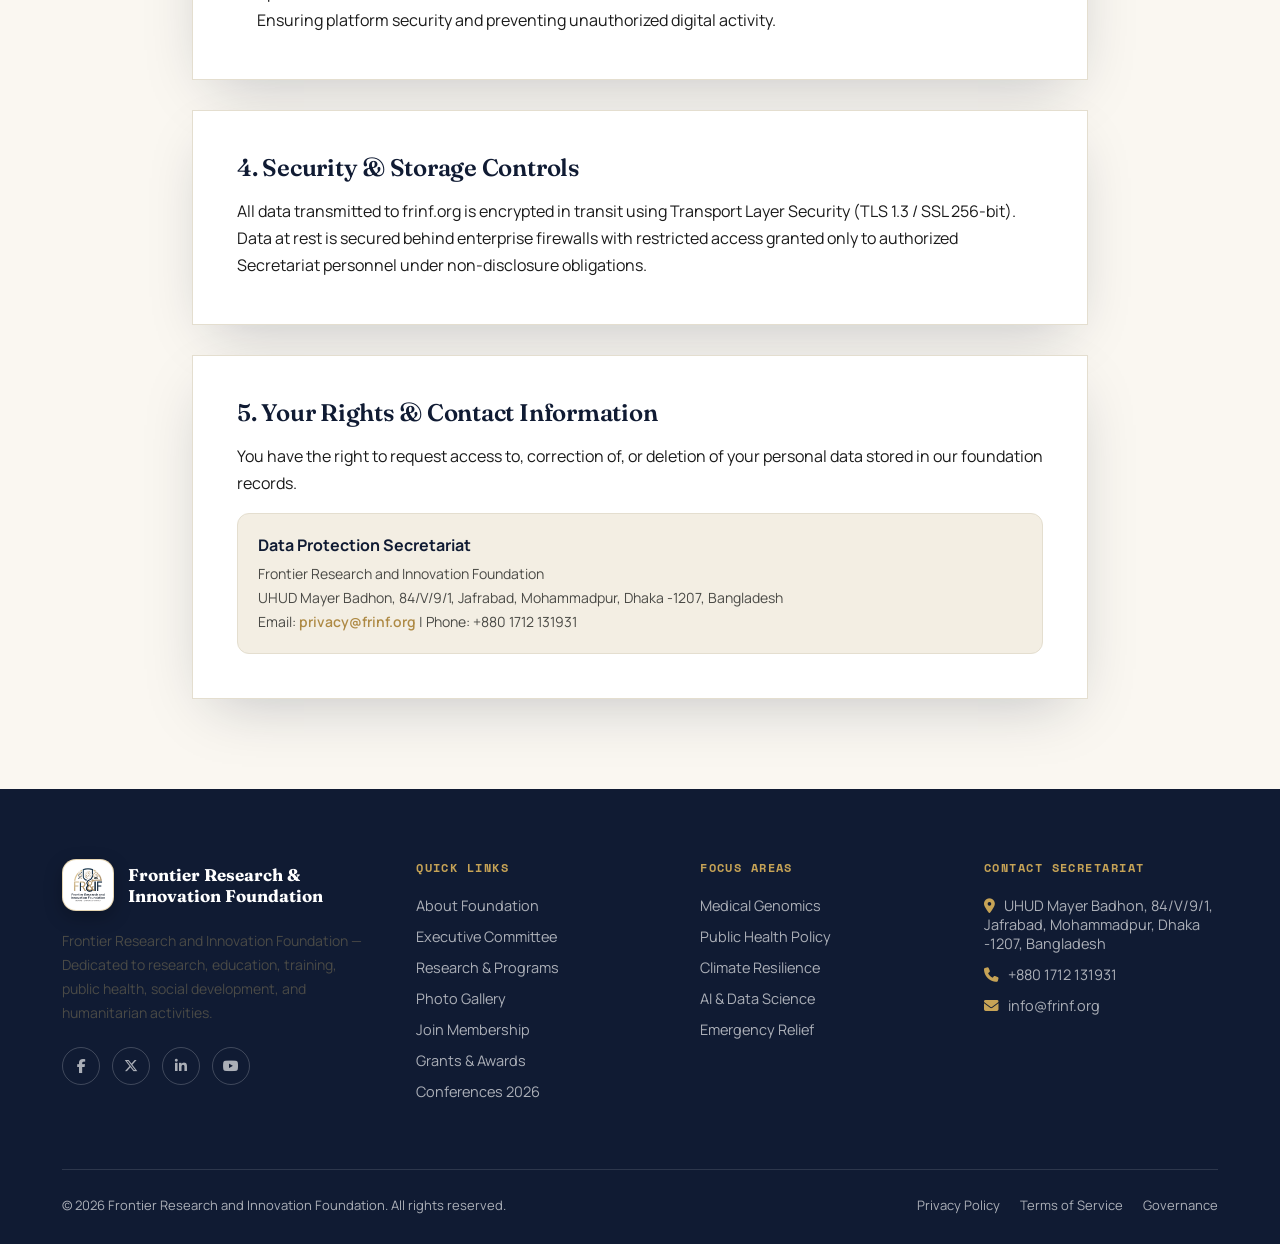
<file: privacy-policy.html>
<!DOCTYPE html>
<html lang="en">
<head>
<meta charset="UTF-8">
<meta name="viewport" content="width=device-width, initial-scale=1.0">
<title>Privacy Policy — Frontier Research and Innovation Foundation</title>
<meta name="description" content="Privacy Policy of Frontier Research and Innovation Foundation outlining data protection, privacy standards, and user data rights.">
<meta name="keywords" content="FRINF privacy policy, data protection Bangladesh, donor privacy, non-profit security">
<meta name="author" content="Frontier Research and Innovation Foundation">
<meta name="robots" content="index, follow">
<meta name="theme-color" content="#0B192C">
<link rel="icon" href="images/logo.png" type="image/png">
<link rel="apple-touch-icon" href="images/logo.png">
<link rel="canonical" href="https://www.frinf.org/privacy-policy.html">
<link rel="alternate" type="text/markdown" href="privacy-policy.md">

<!-- Open Graph / Facebook Meta Tags -->
<meta property="og:type" content="website">
<meta property="og:site_name" content="Frontier Research and Innovation Foundation">
<meta property="og:url" content="https://www.frinf.org/privacy-policy.html">
<meta property="og:title" content="Privacy Policy — Frontier Research and Innovation Foundation">
<meta property="og:description" content="Privacy Policy outlining data protection, privacy standards, and user data rights.">
<meta property="og:image" content="https://www.frinf.org/images/logo.png">
<meta property="og:image:width" content="1200">
<meta property="og:image:height" content="630">
<meta property="og:image:alt" content="Frontier Research and Innovation Foundation Logo">
<meta property="og:locale" content="en_US">

<!-- X / Twitter Card Meta Tags -->
<meta name="twitter:card" content="summary_large_image">
<meta name="twitter:site" content="@frinf_org">
<meta name="twitter:creator" content="@frinf_org">
<meta name="twitter:title" content="Privacy Policy — Frontier Research and Innovation Foundation">
<meta name="twitter:description" content="Privacy Policy outlining data protection, privacy standards, and user data rights.">
<meta name="twitter:image" content="https://www.frinf.org/images/logo.png">
<link rel="preconnect" href="https://fonts.googleapis.com">
<link rel="preconnect" href="https://fonts.gstatic.com" crossorigin>
<link href="https://fonts.googleapis.com/css2?family=Fraunces:ital,opsz,wght@0,9..144,300;0,9..144,400;0,9..144,500;0,9..144,600;0,9..144,700;1,9..144,400;1,9..144,500&family=Manrope:wght@400;500;600;700;800&family=Space+Mono:wght@400;700&display=swap" rel="stylesheet">
<link rel="stylesheet" href="https://cdnjs.cloudflare.com/ajax/libs/font-awesome/6.5.1/css/all.min.css">
<link rel="stylesheet" href="css/style.css?v=2.6">
<script src="js/components.js"></script>
</head>
<body>

<!-- ANIMATED PRELOADER SCREEN -->
<div id="preloader" class="preloader">
  <div class="preloader-inner">
    <div class="preloader-logo-wrap">
      <div class="preloader-ring"></div>
      <img decoding="async" src="images/logo.png" alt="Frontier Research and Innovation Foundation" class="preloader-logo">
    </div>
    <div class="preloader-title">Frontier Research &amp; Innovation Foundation</div>
    <div class="preloader-bar-wrap">
      <div class="preloader-bar" id="preloaderBar"></div>
    </div>
    <div class="preloader-status">
      <span id="preloaderPercent">0%</span>
    </div>
  </div>
</div>

<div id="helix-rail" aria-hidden="true">
  <canvas id="dnaCanvas" width="44" height="900"></canvas>
</div>

<div id="header-placeholder"></div>

<!-- PAGE HERO -->
<section class="page-hero">
  <div class="container">
    <span class="eyebrow">Data Protection &amp; Trust</span>
    <h1>Privacy Policy</h1>
    <p class="lead">How Frontier Research and Innovation Foundation collects, uses, and safeguards personal data of researchers, donors, members, and program participants.</p>
    <p style="font-size:13px;color:var(--gold-600);margin-top:12px;font-family:'Space Mono',monospace;">Effective Date: January 1, 2026 | Version 2.4</p>
  </div>
</section>

<!-- MAIN CONTENT -->
<section style="padding: 60px 0 90px; background: var(--cream);">
  <div class="container" style="max-width: 960px;">
    
    <div class="form-card" style="margin-bottom: 30px;">
      <h2 style="font-family:'Fraunces',serif; color:var(--navy-900); font-size:24px; margin-bottom:16px;">1. Overview &amp; Commitment</h2>
      <p style="line-height:1.7; color:var(--ink); margin-bottom:16px;">
        Frontier Research and Innovation Foundation is committed to maintaining the highest ethical standards regarding personal privacy and data security. As an independent non-profit scientific and social development institution, we process all personal information in accordance with applicable national laws in Bangladesh and internationally recognized data privacy principles.
      </p>
      <p style="line-height:1.7; color:var(--ink);">
        We never sell, rent, monetize, or commercialize any personal information submitted by our scholars, donors, event attendees, or community beneficiaries.
      </p>
    </div>

    <div class="form-card" style="margin-bottom: 30px;">
      <h2 style="font-family:'Fraunces',serif; color:var(--navy-900); font-size:24px; margin-bottom:16px;">2. Information We Collect</h2>
      <p style="line-height:1.7; color:var(--ink); margin-bottom:14px;">We may collect personal details when you interact with our platform, including:</p>
      <ul style="padding-left: 20px; line-height: 1.8; color: var(--ink);">
        <li><b>Membership &amp; Account Information:</b> Name, institutional affiliation, academic designation, professional email address, phone number, and area of research expertise.</li>
        <li><b>Donation &amp; Payment Records:</b> Contribution amounts, transaction confirmation IDs, donor contact details, and tax receipt invoicing preferences (credit card numbers are processed directly via secure payment processors and are never stored on our servers).</li>
        <li><b>Grant &amp; Award Nominations:</b> Abstract submissions, research proposals, curriculum vitae, and recommendation documents submitted for evaluation.</li>
        <li><b>Technical &amp; Log Data:</b> Anonymized IP addresses, browser types, device information, and session cookies used to optimize website performance.</li>
      </ul>
    </div>

    <div class="form-card" style="margin-bottom: 30px;">
      <h2 style="font-family:'Fraunces',serif; color:var(--navy-900); font-size:24px; margin-bottom:16px;">3. How Information Is Used</h2>
      <p style="line-height:1.7; color:var(--ink); margin-bottom:14px;">Collected information is strictly utilized to advance our scientific and humanitarian mandate:</p>
      <ul style="padding-left: 20px; line-height: 1.8; color: var(--ink);">
        <li>Processing foundation membership registration and issuing digital membership credentials.</li>
        <li>Reviewing and evaluating research grant, award, and fellowship applications.</li>
        <li>Issuing official tax-deductible donation receipts and publishing transparent non-profit annual reports.</li>
        <li>Dispatching conference schedules, research journal announcements, and emergency humanitarian relief updates.</li>
        <li>Ensuring platform security and preventing unauthorized digital activity.</li>
      </ul>
    </div>

    <div class="form-card" style="margin-bottom: 30px;">
      <h2 style="font-family:'Fraunces',serif; color:var(--navy-900); font-size:24px; margin-bottom:16px;">4. Security &amp; Storage Controls</h2>
      <p style="line-height:1.7; color:var(--ink);">
        All data transmitted to frinf.org is encrypted in transit using Transport Layer Security (TLS 1.3 / SSL 256-bit). Data at rest is secured behind enterprise firewalls with restricted access granted only to authorized Secretariat personnel under non-disclosure obligations.
      </p>
    </div>

    <div class="form-card">
      <h2 style="font-family:'Fraunces',serif; color:var(--navy-900); font-size:24px; margin-bottom:16px;">5. Your Rights &amp; Contact Information</h2>
      <p style="line-height:1.7; color:var(--ink); margin-bottom:16px;">
        You have the right to request access to, correction of, or deletion of your personal data stored in our foundation records.
      </p>
      <div style="background:var(--cream-deep); padding:20px; border-radius:12px; border:1px solid var(--line);">
        <b style="color:var(--navy-900); display:block; margin-bottom:6px;">Data Protection Secretariat</b>
        <p style="margin:0; font-size:14px; color:var(--ink-soft);">
          Frontier Research and Innovation Foundation<br>
          UHUD Mayer Badhon, 84/V/9/1, Jafrabad, Mohammadpur, Dhaka -1207, Bangladesh<br>
          Email: <a href="mailto:privacy@frinf.org" style="color:var(--gold-600); font-weight:600;">privacy@frinf.org</a> | Phone: +880 1712 131931
        </p>
      </div>
    </div>

  </div>
</section>

<div id="footer-placeholder"></div>

<script src="js/main.js"></script>
</body>
</html>
</file>
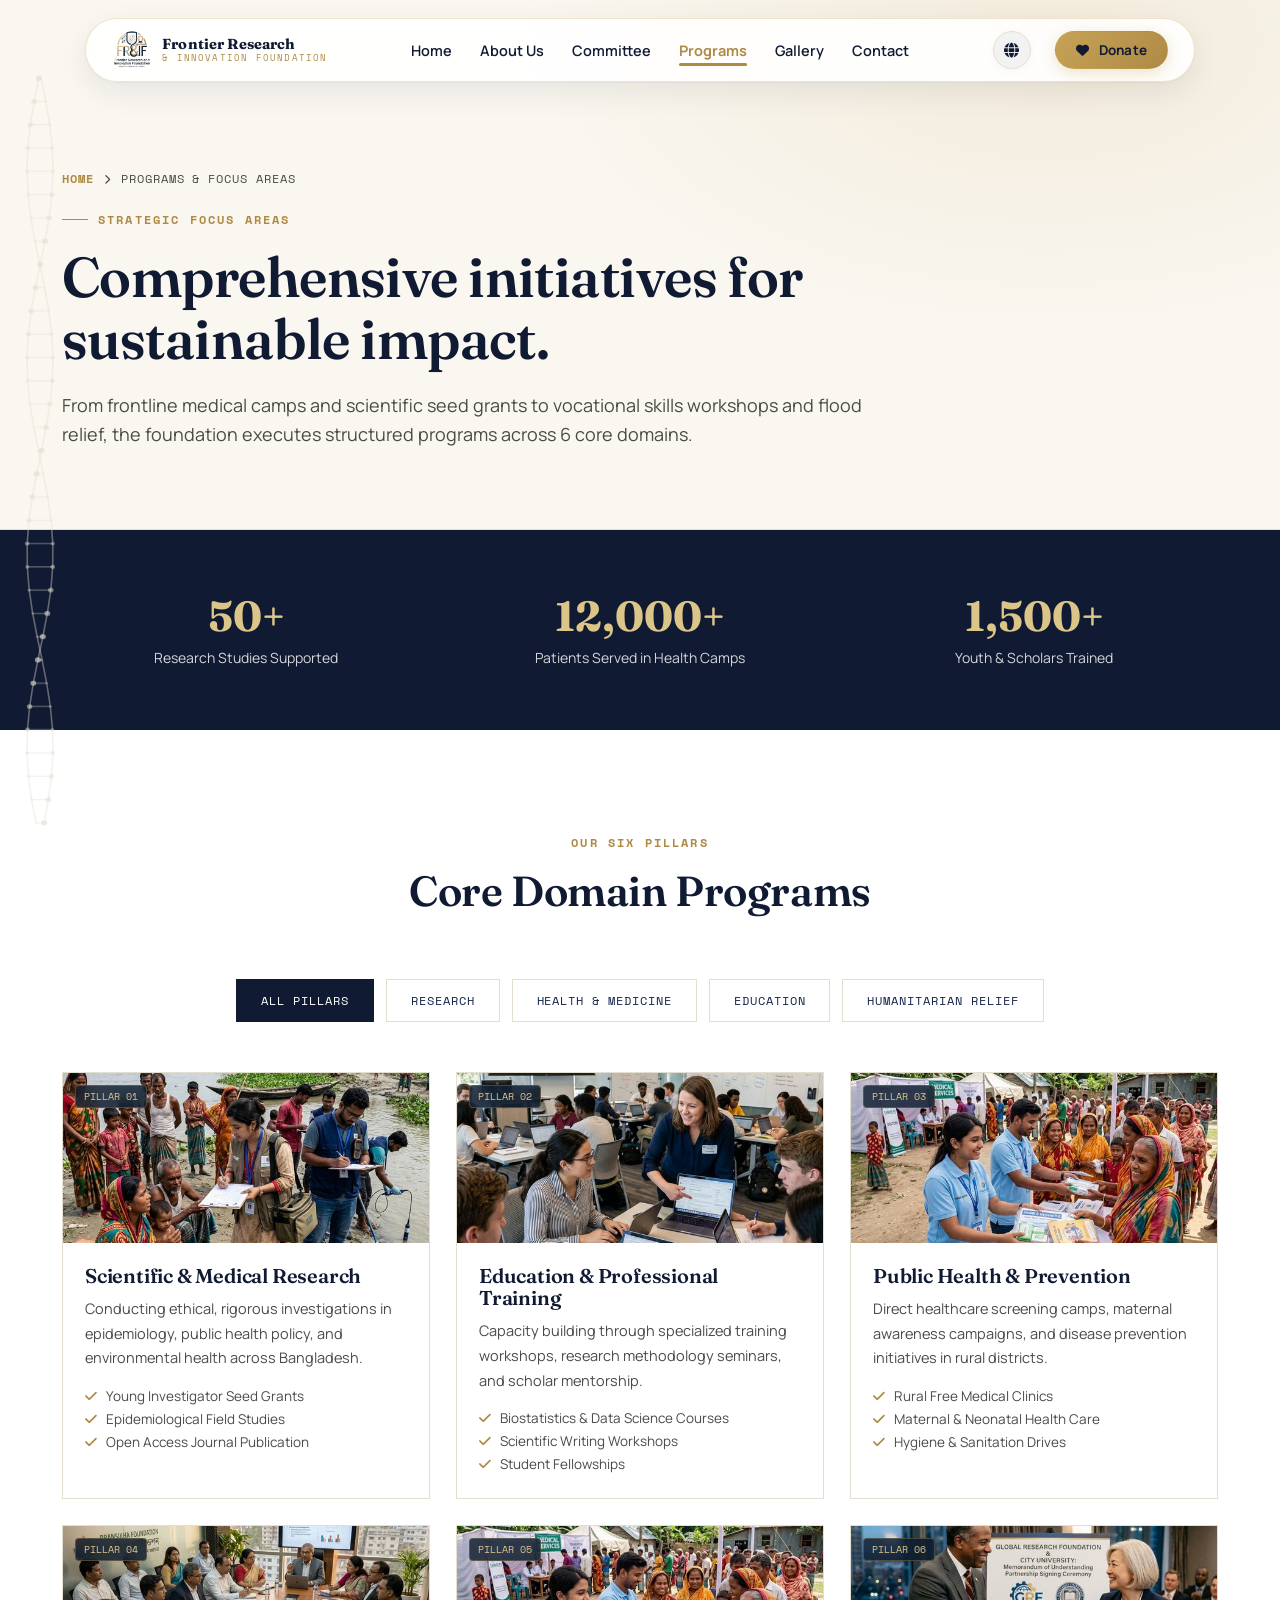
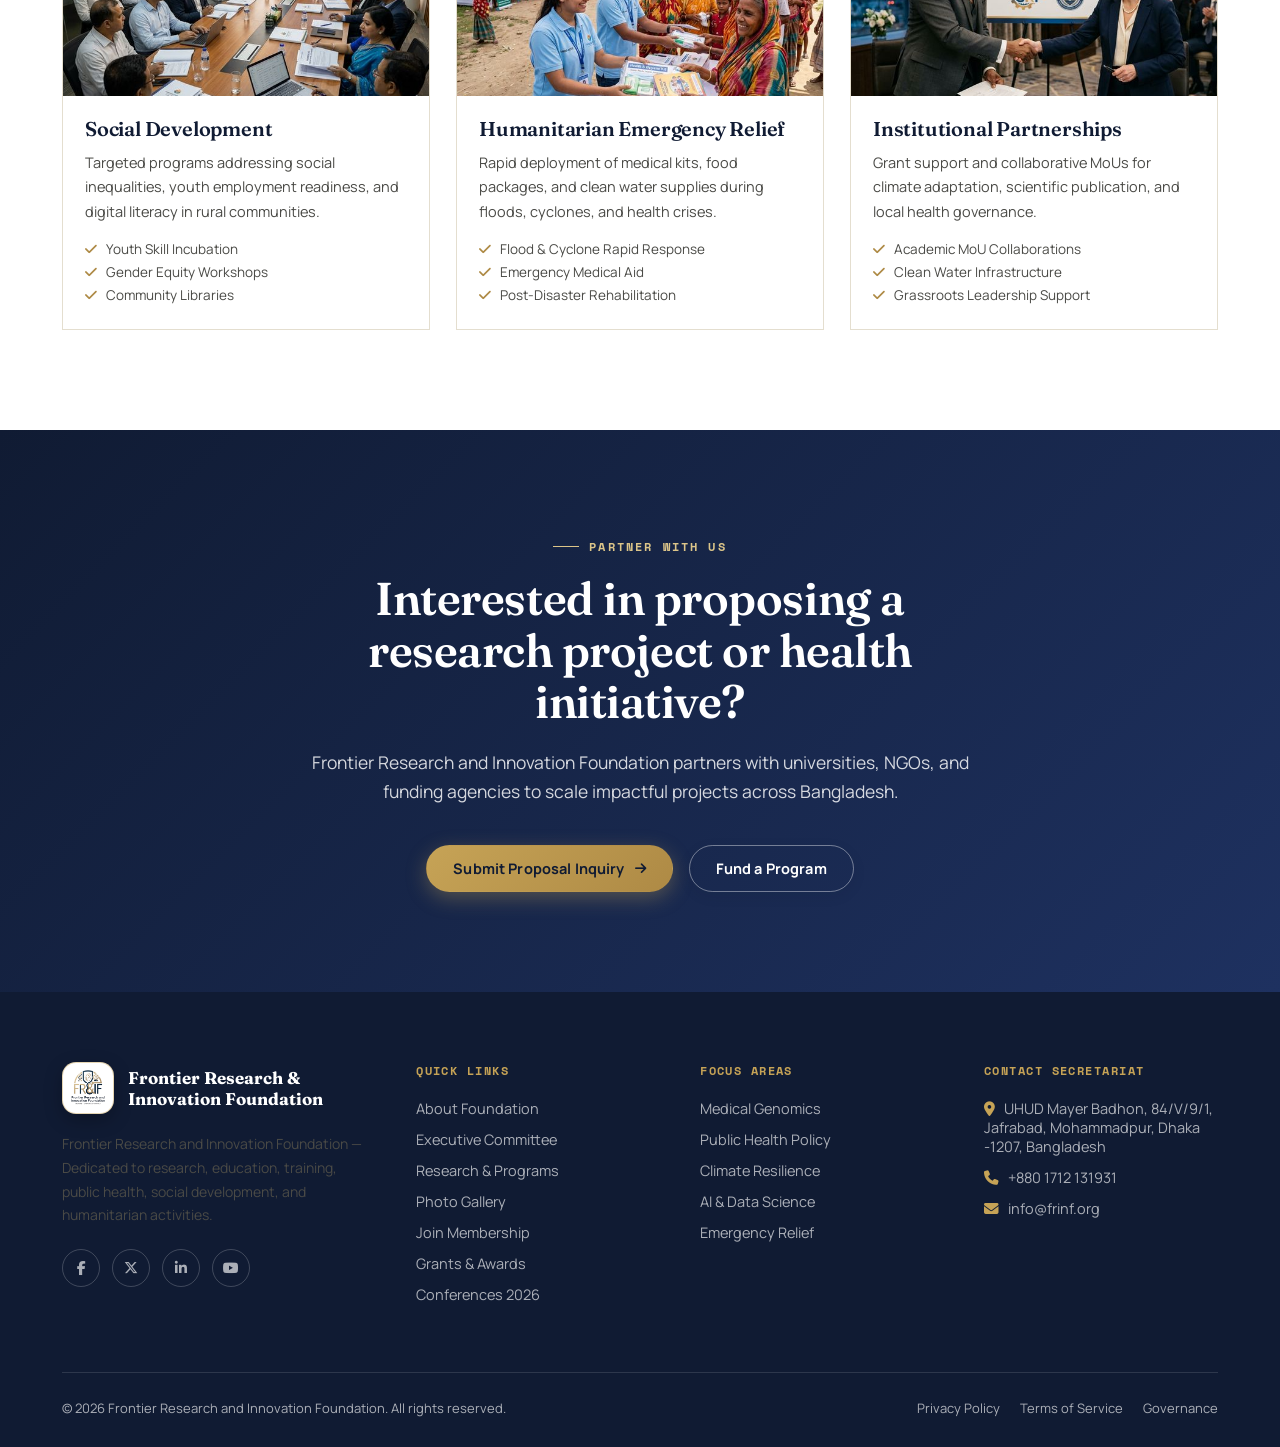
<file: programs.html>
<!DOCTYPE html>
<html lang="en">
<head>
<meta charset="UTF-8">
<meta name="viewport" content="width=device-width, initial-scale=1.0">
<title>Research &amp; Programs — Frontier Research and Innovation Foundation</title>
<meta name="description" content="Discover research initiatives, medical genomics, public health advocacy, and emergency relief programs at Frontier Research and Innovation Foundation.">
<meta name="keywords" content="FRINF research programs, medical grants, public health initiatives, genomics research Bangladesh">
<meta name="author" content="Frontier Research and Innovation Foundation">
<meta name="robots" content="index, follow">
<meta name="theme-color" content="#0B192C">
<link rel="icon" href="images/logo.png" type="image/png">
<link rel="apple-touch-icon" href="images/logo.png">
<link rel="canonical" href="https://www.frinf.org/programs.html">
<link rel="alternate" type="text/markdown" href="programs.md">

<!-- Open Graph / Facebook Meta Tags -->
<meta property="og:type" content="website">
<meta property="og:site_name" content="Frontier Research and Innovation Foundation">
<meta property="og:url" content="https://www.frinf.org/programs.html">
<meta property="og:title" content="Research &amp; Programs — Frontier Research and Innovation Foundation">
<meta property="og:description" content="Scientific research, public health advocacy, education, and humanitarian response programs.">
<meta property="og:image" content="https://www.frinf.org/images/logo.png">
<meta property="og:image:width" content="1200">
<meta property="og:image:height" content="630">
<meta property="og:image:alt" content="Frontier Research and Innovation Foundation Logo">
<meta property="og:locale" content="en_US">

<!-- X / Twitter Card Meta Tags -->
<meta name="twitter:card" content="summary_large_image">
<meta name="twitter:site" content="@frinf_org">
<meta name="twitter:creator" content="@frinf_org">
<meta name="twitter:title" content="Research &amp; Programs — Frontier Research and Innovation Foundation">
<meta name="twitter:description" content="Scientific research, public health advocacy, education, and humanitarian response programs.">
<meta name="twitter:image" content="https://www.frinf.org/images/logo.png">
<link rel="preconnect" href="https://fonts.googleapis.com">
<link rel="preconnect" href="https://fonts.gstatic.com" crossorigin>
<link href="https://fonts.googleapis.com/css2?family=Fraunces:ital,opsz,wght@0,9..144,300;0,9..144,400;0,9..144,500;0,9..144,600;0,9..144,700;1,9..144,400;1,9..144,500&family=Manrope:wght@400;500;600;700;800&family=Space+Mono:wght@400;700&display=swap" rel="stylesheet">
<link rel="stylesheet" href="https://cdnjs.cloudflare.com/ajax/libs/font-awesome/6.5.1/css/all.min.css">
<link rel="stylesheet" href="css/style.css?v=2.6">
<script src="js/components.js"></script>
</head>
<body>

<!-- ANIMATED PRELOADER SCREEN -->
<div id="preloader" class="preloader">
  <div class="preloader-inner">
    <div class="preloader-logo-wrap">
      <div class="preloader-ring"></div>
      <img decoding="async" src="images/logo.png" alt="Frontier Research and Innovation Foundation" class="preloader-logo">
    </div>
    <div class="preloader-title">Frontier Research &amp; Innovation Foundation</div>
    <div class="preloader-bar-wrap">
      <div class="preloader-bar" id="preloaderBar"></div>
    </div>
    <div class="preloader-status">
      <span id="preloaderPercent">0%</span>
    </div>
  </div>
</div>

<div id="helix-rail" aria-hidden="true">
  <canvas id="dnaCanvas" width="44" height="900"></canvas>
</div>

<div id="header-placeholder"></div>

<!-- PAGE HERO -->
<section class="page-hero">
  <div class="container">
    <div class="page-hero-inner reveal">
      <div class="breadcrumb">
        <a href="index.html">Home</a> <i class="fa-solid fa-chevron-right" style="font-size:10px;"></i> <span>Programs &amp; Focus Areas</span>
      </div>
      <span class="eyebrow">Strategic Focus Areas</span>
      <h1>Comprehensive initiatives for sustainable impact.</h1>
      <p class="lead">From frontline medical camps and scientific seed grants to vocational skills workshops and flood relief, the foundation executes structured programs across 6 core domains.</p>
    </div>
  </div>
</section>

<!-- IMPACT STATS -->
<section class="bg-dark" style="padding:60px 0;">
  <div class="container">
    <div class="explore-grid reveal-stagger">
      <div class="stagger-item" style="text-align:center;">
        <span style="font-family:'Fraunces',serif;font-size:42px;color:var(--gold-400);font-weight:700;">50+</span>
        <p style="color:rgba(255,255,255,.8);font-size:14px;margin-top:4px;">Research Studies Supported</p>
      </div>
      <div class="stagger-item" style="text-align:center;">
        <span style="font-family:'Fraunces',serif;font-size:42px;color:var(--gold-400);font-weight:700;">12,000+</span>
        <p style="color:rgba(255,255,255,.8);font-size:14px;margin-top:4px;">Patients Served in Health Camps</p>
      </div>
      <div class="stagger-item" style="text-align:center;">
        <span style="font-family:'Fraunces',serif;font-size:42px;color:var(--gold-400);font-weight:700;">1,500+</span>
        <p style="color:rgba(255,255,255,.8);font-size:14px;margin-top:4px;">Youth &amp; Scholars Trained</p>
      </div>
    </div>
  </div>
</section>

<!-- DETAILED PROGRAMS -->
<section style="background:var(--white);">
  <div class="container">
    <div class="section-head center reveal">
      <span class="eyebrow">Our Six Pillars</span>
      <h2>Core Domain Programs</h2>
    </div>

    <!-- Filter Tabs -->
    <div class="filter-tabs reveal">
      <button class="tab-btn active" data-tab="all">All Pillars</button>
      <button class="tab-btn" data-tab="research">Research</button>
      <button class="tab-btn" data-tab="health">Health &amp; Medicine</button>
      <button class="tab-btn" data-tab="education">Education</button>
      <button class="tab-btn" data-tab="relief">Humanitarian Relief</button>
    </div>

    <div class="explore-grid reveal-stagger">
      <!-- Pillar 1 -->
      <div class="explore-card stagger-item filter-item" style="padding:0;overflow:hidden;" data-category="research">
        <div style="height:170px;width:100%;overflow:hidden;position:relative;">
          <img decoding="async" loading="lazy" src="images/events/field_research.jpg" alt="Scientific Research" style="width:100%;height:100%;object-fit:cover;">
          <span style="position:absolute;top:12px;left:12px;background:rgba(11,25,44,0.8);backdrop-filter:blur(8px);color:var(--gold-400);font-family:'Space Mono',monospace;font-size:10px;padding:3px 8px;border-radius:4px;border:1px solid rgba(198,163,86,0.3);">PILLAR 01</span>
        </div>
        <div style="padding:22px;">
          <h4>Scientific &amp; Medical Research</h4>
          <p>Conducting ethical, rigorous investigations in epidemiology, public health policy, and environmental health across Bangladesh.</p>
          <ul style="margin-top:14px;font-size:13.5px;color:var(--ink-soft);line-height:1.7;">
            <li><i class="fa-solid fa-check" style="color:var(--gold-600);margin-right:6px;"></i> Young Investigator Seed Grants</li>
            <li><i class="fa-solid fa-check" style="color:var(--gold-600);margin-right:6px;"></i> Epidemiological Field Studies</li>
            <li><i class="fa-solid fa-check" style="color:var(--gold-600);margin-right:6px;"></i> Open Access Journal Publication</li>
          </ul>
        </div>
      </div>

      <!-- Pillar 2 -->
      <div class="explore-card stagger-item filter-item" style="padding:0;overflow:hidden;" data-category="education">
        <div style="height:170px;width:100%;overflow:hidden;position:relative;">
          <img decoding="async" loading="lazy" src="images/events/workshop.jpg" alt="Education & Training" style="width:100%;height:100%;object-fit:cover;">
          <span style="position:absolute;top:12px;left:12px;background:rgba(11,25,44,0.8);backdrop-filter:blur(8px);color:var(--gold-400);font-family:'Space Mono',monospace;font-size:10px;padding:3px 8px;border-radius:4px;border:1px solid rgba(198,163,86,0.3);">PILLAR 02</span>
        </div>
        <div style="padding:22px;">
          <h4>Education &amp; Professional Training</h4>
          <p>Capacity building through specialized training workshops, research methodology seminars, and scholar mentorship.</p>
          <ul style="margin-top:14px;font-size:13.5px;color:var(--ink-soft);line-height:1.7;">
            <li><i class="fa-solid fa-check" style="color:var(--gold-600);margin-right:6px;"></i> Biostatistics &amp; Data Science Courses</li>
            <li><i class="fa-solid fa-check" style="color:var(--gold-600);margin-right:6px;"></i> Scientific Writing Workshops</li>
            <li><i class="fa-solid fa-check" style="color:var(--gold-600);margin-right:6px;"></i> Student Fellowships</li>
          </ul>
        </div>
      </div>

      <!-- Pillar 3 -->
      <div class="explore-card stagger-item filter-item" style="padding:0;overflow:hidden;" data-category="health">
        <div style="height:170px;width:100%;overflow:hidden;position:relative;">
          <img decoding="async" loading="lazy" src="images/events/community_relief.jpg" alt="Public Health & Prevention" style="width:100%;height:100%;object-fit:cover;">
          <span style="position:absolute;top:12px;left:12px;background:rgba(11,25,44,0.8);backdrop-filter:blur(8px);color:var(--gold-400);font-family:'Space Mono',monospace;font-size:10px;padding:3px 8px;border-radius:4px;border:1px solid rgba(198,163,86,0.3);">PILLAR 03</span>
        </div>
        <div style="padding:22px;">
          <h4>Public Health &amp; Prevention</h4>
          <p>Direct healthcare screening camps, maternal awareness campaigns, and disease prevention initiatives in rural districts.</p>
          <ul style="margin-top:14px;font-size:13.5px;color:var(--ink-soft);line-height:1.7;">
            <li><i class="fa-solid fa-check" style="color:var(--gold-600);margin-right:6px;"></i> Rural Free Medical Clinics</li>
            <li><i class="fa-solid fa-check" style="color:var(--gold-600);margin-right:6px;"></i> Maternal &amp; Neonatal Health Care</li>
            <li><i class="fa-solid fa-check" style="color:var(--gold-600);margin-right:6px;"></i> Hygiene &amp; Sanitation Drives</li>
          </ul>
        </div>
      </div>

      <!-- Pillar 4 -->
      <div class="explore-card stagger-item filter-item" style="padding:0;overflow:hidden;" data-category="education">
        <div style="height:170px;width:100%;overflow:hidden;position:relative;">
          <img decoding="async" loading="lazy" src="images/events/meeting.jpg" alt="Social Development" style="width:100%;height:100%;object-fit:cover;">
          <span style="position:absolute;top:12px;left:12px;background:rgba(11,25,44,0.8);backdrop-filter:blur(8px);color:var(--gold-400);font-family:'Space Mono',monospace;font-size:10px;padding:3px 8px;border-radius:4px;border:1px solid rgba(198,163,86,0.3);">PILLAR 04</span>
        </div>
        <div style="padding:22px;">
          <h4>Social Development</h4>
          <p>Targeted programs addressing social inequalities, youth employment readiness, and digital literacy in rural communities.</p>
          <ul style="margin-top:14px;font-size:13.5px;color:var(--ink-soft);line-height:1.7;">
            <li><i class="fa-solid fa-check" style="color:var(--gold-600);margin-right:6px;"></i> Youth Skill Incubation</li>
            <li><i class="fa-solid fa-check" style="color:var(--gold-600);margin-right:6px;"></i> Gender Equity Workshops</li>
            <li><i class="fa-solid fa-check" style="color:var(--gold-600);margin-right:6px;"></i> Community Libraries</li>
          </ul>
        </div>
      </div>

      <!-- Pillar 5 -->
      <div class="explore-card stagger-item filter-item" style="padding:0;overflow:hidden;" data-category="relief">
        <div style="height:170px;width:100%;overflow:hidden;position:relative;">
          <img decoding="async" loading="lazy" src="images/events/community_relief.jpg" alt="Humanitarian Relief" style="width:100%;height:100%;object-fit:cover;">
          <span style="position:absolute;top:12px;left:12px;background:rgba(11,25,44,0.8);backdrop-filter:blur(8px);color:var(--gold-400);font-family:'Space Mono',monospace;font-size:10px;padding:3px 8px;border-radius:4px;border:1px solid rgba(198,163,86,0.3);">PILLAR 05</span>
        </div>
        <div style="padding:22px;">
          <h4>Humanitarian Emergency Relief</h4>
          <p>Rapid deployment of medical kits, food packages, and clean water supplies during floods, cyclones, and health crises.</p>
          <ul style="margin-top:14px;font-size:13.5px;color:var(--ink-soft);line-height:1.7;">
            <li><i class="fa-solid fa-check" style="color:var(--gold-600);margin-right:6px;"></i> Flood &amp; Cyclone Rapid Response</li>
            <li><i class="fa-solid fa-check" style="color:var(--gold-600);margin-right:6px;"></i> Emergency Medical Aid</li>
            <li><i class="fa-solid fa-check" style="color:var(--gold-600);margin-right:6px;"></i> Post-Disaster Rehabilitation</li>
          </ul>
        </div>
      </div>

      <!-- Pillar 6 -->
      <div class="explore-card stagger-item filter-item" style="padding:0;overflow:hidden;" data-category="research">
        <div style="height:170px;width:100%;overflow:hidden;position:relative;">
          <img decoding="async" loading="lazy" src="images/events/signing_ceremony.jpg" alt="Community Partnerships" style="width:100%;height:100%;object-fit:cover;">
          <span style="position:absolute;top:12px;left:12px;background:rgba(11,25,44,0.8);backdrop-filter:blur(8px);color:var(--gold-400);font-family:'Space Mono',monospace;font-size:10px;padding:3px 8px;border-radius:4px;border:1px solid rgba(198,163,86,0.3);">PILLAR 06</span>
        </div>
        <div style="padding:22px;">
          <h4>Institutional Partnerships</h4>
          <p>Grant support and collaborative MoUs for climate adaptation, scientific publication, and local health governance.</p>
          <ul style="margin-top:14px;font-size:13.5px;color:var(--ink-soft);line-height:1.7;">
            <li><i class="fa-solid fa-check" style="color:var(--gold-600);margin-right:6px;"></i> Academic MoU Collaborations</li>
            <li><i class="fa-solid fa-check" style="color:var(--gold-600);margin-right:6px;"></i> Clean Water Infrastructure</li>
            <li><i class="fa-solid fa-check" style="color:var(--gold-600);margin-right:6px;"></i> Grassroots Leadership Support</li>
          </ul>
        </div>
      </div>
    </div>
  </div>
</section>

<!-- CTA -->
<section class="donate">
  <div class="container">
    <div class="donate-inner reveal">
      <span class="eyebrow">Partner With Us</span>
      <h2>Interested in proposing a research project or health initiative?</h2>
      <p>Frontier Research and Innovation Foundation partners with universities, NGOs, and funding agencies to scale impactful projects across Bangladesh.</p>
      <div class="donate-actions">
        <a href="contact.html" class="btn btn-gold">Submit Proposal Inquiry <i class="fa-solid fa-arrow-right"></i></a>
        <a href="donate.html" class="btn btn-ghost" style="border-color:rgba(255,255,255,.4);color:#fff;">Fund a Program</a>
      </div>
    </div>
  </div>
</section>

<!-- FOOTER -->
<div id="footer-placeholder"></div>

<script src="js/main.js"></script>
</body>
</html>
</file>
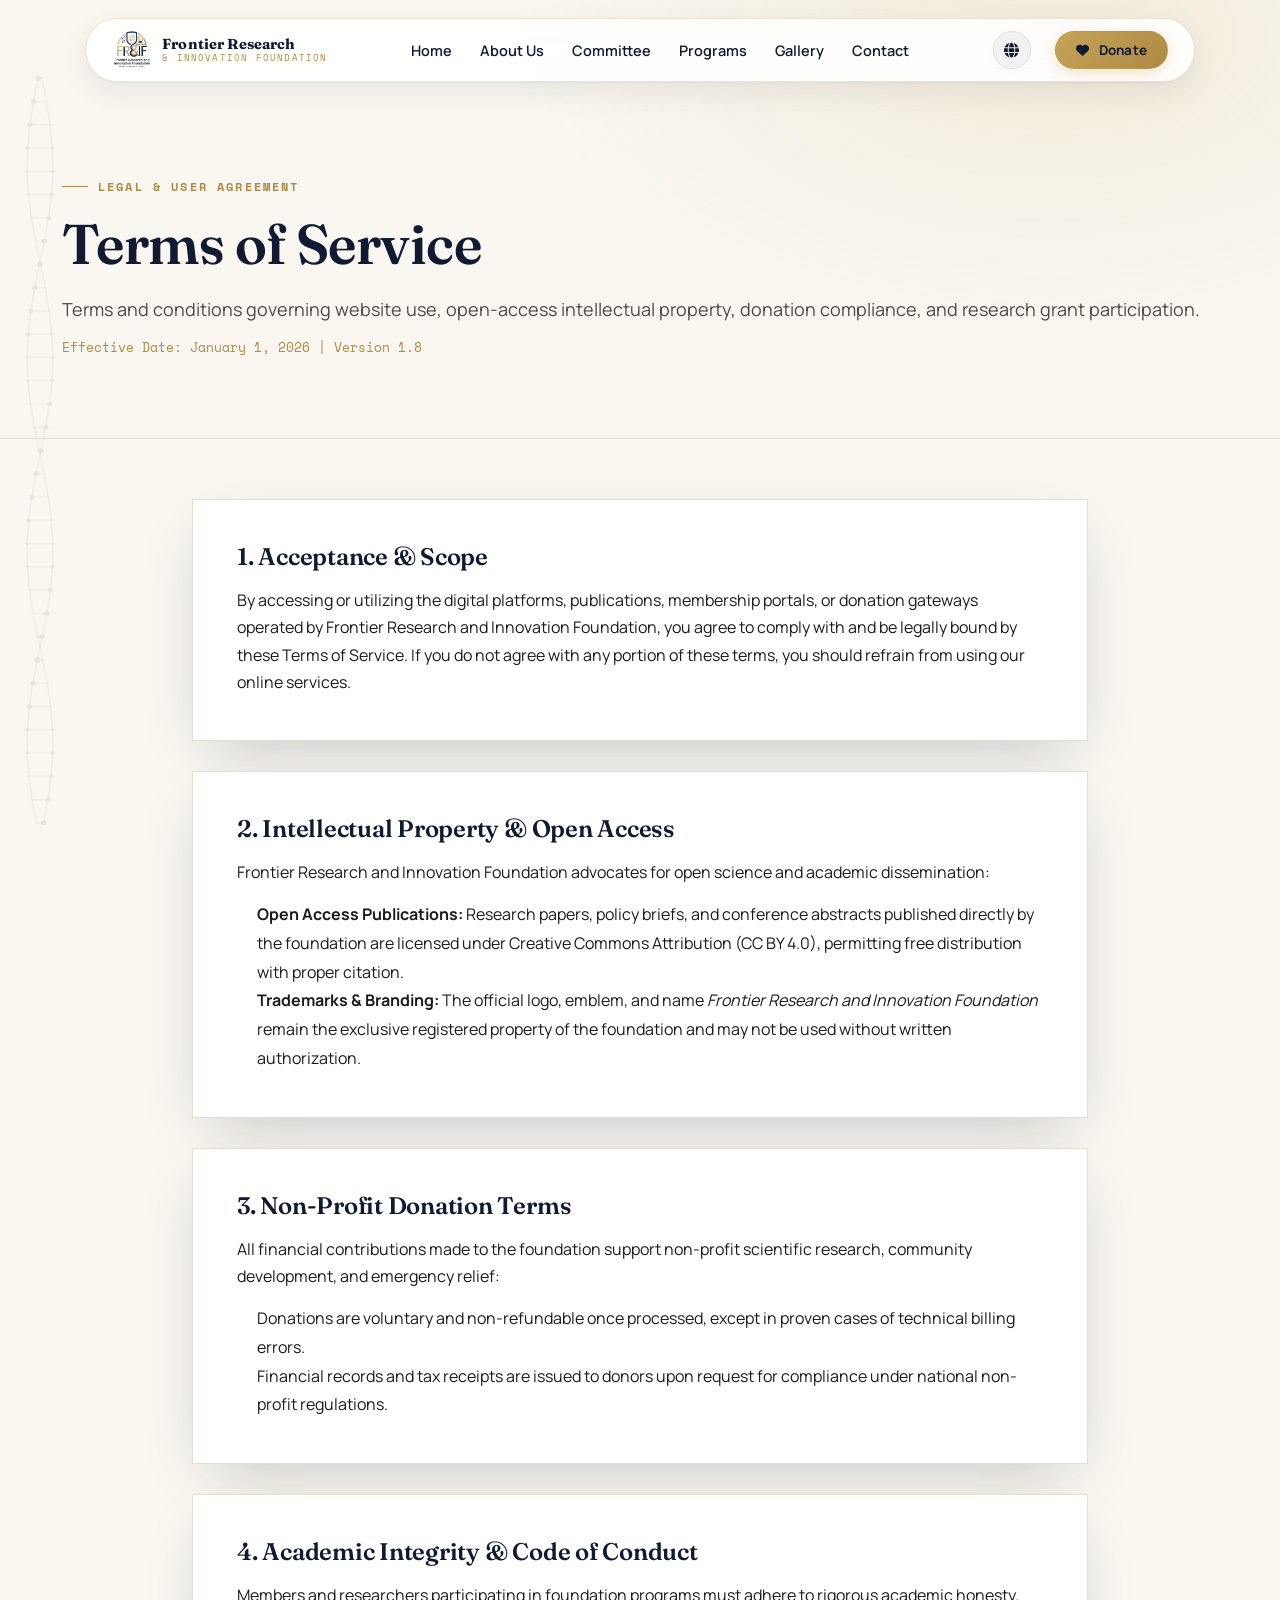
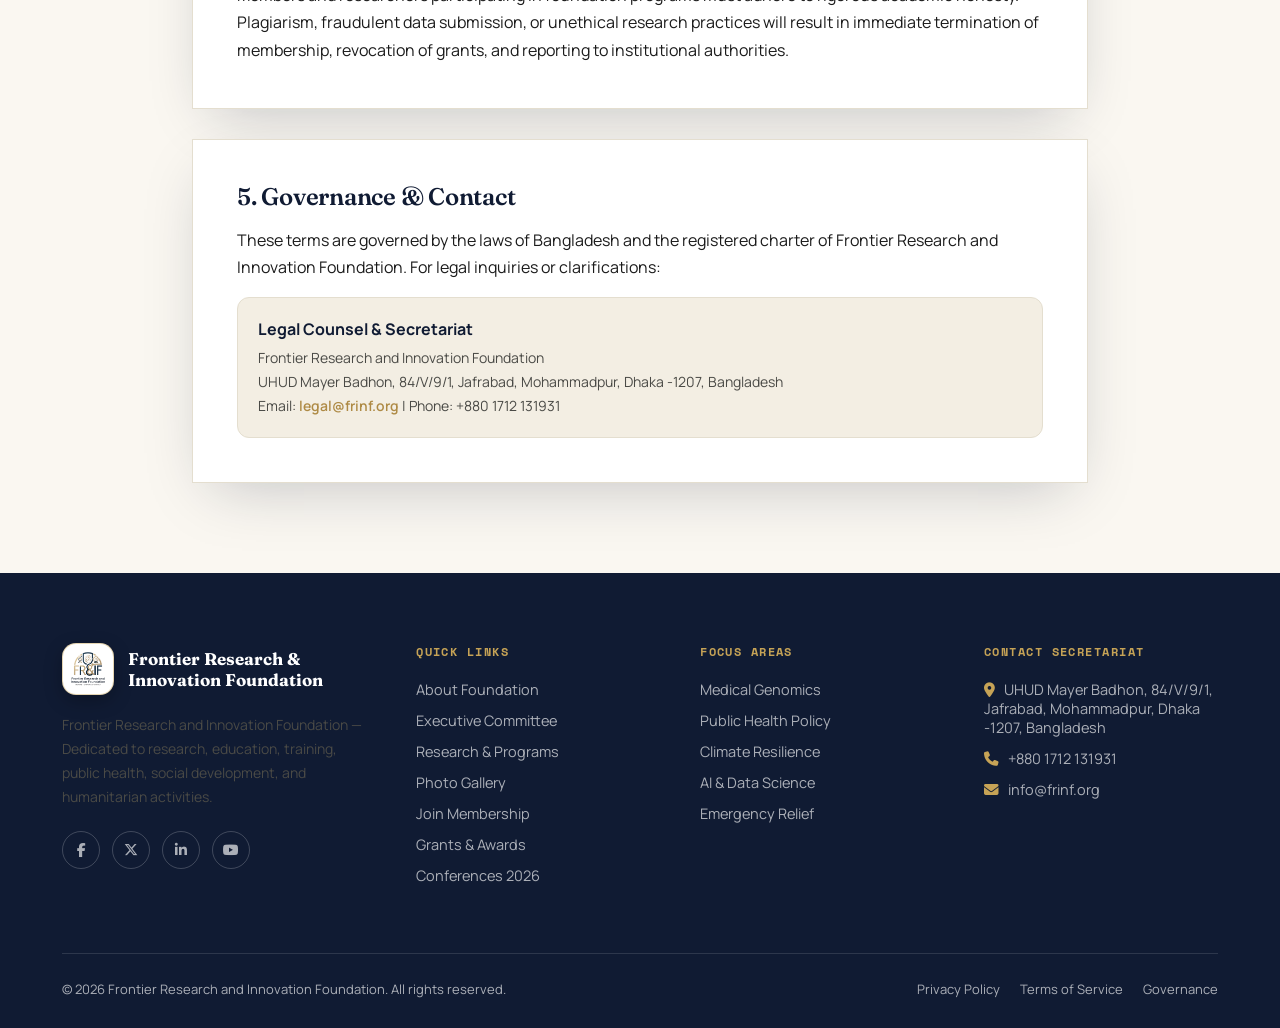
<file: terms-of-service.html>
<!DOCTYPE html>
<html lang="en">
<head>
<meta charset="UTF-8">
<meta name="viewport" content="width=device-width, initial-scale=1.0">
<title>Terms of Service — Frontier Research and Innovation Foundation</title>
<meta name="description" content="Terms of Service for Frontier Research and Innovation Foundation detailing digital terms, intellectual property, grant regulations, and user obligations.">
<meta name="keywords" content="FRINF terms of service, research terms, open access charter, non-profit legal regulations">
<meta name="author" content="Frontier Research and Innovation Foundation">
<meta name="robots" content="index, follow">
<meta name="theme-color" content="#0B192C">
<link rel="icon" href="images/logo.png" type="image/png">
<link rel="apple-touch-icon" href="images/logo.png">
<link rel="canonical" href="https://www.frinf.org/terms-of-service.html">
<link rel="alternate" type="text/markdown" href="terms-of-service.md">

<!-- Open Graph / Facebook Meta Tags -->
<meta property="og:type" content="website">
<meta property="og:site_name" content="Frontier Research and Innovation Foundation">
<meta property="og:url" content="https://www.frinf.org/terms-of-service.html">
<meta property="og:title" content="Terms of Service — Frontier Research and Innovation Foundation">
<meta property="og:description" content="Terms of Service detailing digital terms, intellectual property, grant regulations, and user obligations.">
<meta property="og:image" content="https://www.frinf.org/images/logo.png">
<meta property="og:image:width" content="1200">
<meta property="og:image:height" content="630">
<meta property="og:image:alt" content="Frontier Research and Innovation Foundation Logo">
<meta property="og:locale" content="en_US">

<!-- X / Twitter Card Meta Tags -->
<meta name="twitter:card" content="summary_large_image">
<meta name="twitter:site" content="@frinf_org">
<meta name="twitter:creator" content="@frinf_org">
<meta name="twitter:title" content="Terms of Service — Frontier Research and Innovation Foundation">
<meta name="twitter:description" content="Terms of Service detailing digital terms, intellectual property, grant regulations, and user obligations.">
<meta name="twitter:image" content="https://www.frinf.org/images/logo.png">
<link rel="preconnect" href="https://fonts.googleapis.com">
<link rel="preconnect" href="https://fonts.gstatic.com" crossorigin>
<link href="https://fonts.googleapis.com/css2?family=Fraunces:ital,opsz,wght@0,9..144,300;0,9..144,400;0,9..144,500;0,9..144,600;0,9..144,700;1,9..144,400;1,9..144,500&family=Manrope:wght@400;500;600;700;800&family=Space+Mono:wght@400;700&display=swap" rel="stylesheet">
<link rel="stylesheet" href="https://cdnjs.cloudflare.com/ajax/libs/font-awesome/6.5.1/css/all.min.css">
<link rel="stylesheet" href="css/style.css?v=2.6">
<script src="js/components.js"></script>
</head>
<body>

<!-- ANIMATED PRELOADER SCREEN -->
<div id="preloader" class="preloader">
  <div class="preloader-inner">
    <div class="preloader-logo-wrap">
      <div class="preloader-ring"></div>
      <img decoding="async" src="images/logo.png" alt="Frontier Research and Innovation Foundation" class="preloader-logo">
    </div>
    <div class="preloader-title">Frontier Research &amp; Innovation Foundation</div>
    <div class="preloader-bar-wrap">
      <div class="preloader-bar" id="preloaderBar"></div>
    </div>
    <div class="preloader-status">
      <span id="preloaderPercent">0%</span>
    </div>
  </div>
</div>

<div id="helix-rail" aria-hidden="true">
  <canvas id="dnaCanvas" width="44" height="900"></canvas>
</div>

<div id="header-placeholder"></div>

<!-- PAGE HERO -->
<section class="page-hero">
  <div class="container">
    <span class="eyebrow">Legal &amp; User Agreement</span>
    <h1>Terms of Service</h1>
    <p class="lead">Terms and conditions governing website use, open-access intellectual property, donation compliance, and research grant participation.</p>
    <p style="font-size:13px;color:var(--gold-600);margin-top:12px;font-family:'Space Mono',monospace;">Effective Date: January 1, 2026 | Version 1.8</p>
  </div>
</section>

<!-- MAIN CONTENT -->
<section style="padding: 60px 0 90px; background: var(--cream);">
  <div class="container" style="max-width: 960px;">

    <div class="form-card" style="margin-bottom: 30px;">
      <h2 style="font-family:'Fraunces',serif; color:var(--navy-900); font-size:24px; margin-bottom:16px;">1. Acceptance &amp; Scope</h2>
      <p style="line-height:1.7; color:var(--ink);">
        By accessing or utilizing the digital platforms, publications, membership portals, or donation gateways operated by Frontier Research and Innovation Foundation, you agree to comply with and be legally bound by these Terms of Service. If you do not agree with any portion of these terms, you should refrain from using our online services.
      </p>
    </div>

    <div class="form-card" style="margin-bottom: 30px;">
      <h2 style="font-family:'Fraunces',serif; color:var(--navy-900); font-size:24px; margin-bottom:16px;">2. Intellectual Property &amp; Open Access</h2>
      <p style="line-height:1.7; color:var(--ink); margin-bottom:14px;">
        Frontier Research and Innovation Foundation advocates for open science and academic dissemination:
      </p>
      <ul style="padding-left: 20px; line-height: 1.8; color: var(--ink);">
        <li><b>Open Access Publications:</b> Research papers, policy briefs, and conference abstracts published directly by the foundation are licensed under Creative Commons Attribution (CC BY 4.0), permitting free distribution with proper citation.</li>
        <li><b>Trademarks &amp; Branding:</b> The official logo, emblem, and name <i>Frontier Research and Innovation Foundation</i> remain the exclusive registered property of the foundation and may not be used without written authorization.</li>
      </ul>
    </div>

    <div class="form-card" style="margin-bottom: 30px;">
      <h2 style="font-family:'Fraunces',serif; color:var(--navy-900); font-size:24px; margin-bottom:16px;">3. Non-Profit Donation Terms</h2>
      <p style="line-height:1.7; color:var(--ink); margin-bottom:14px;">
        All financial contributions made to the foundation support non-profit scientific research, community development, and emergency relief:
      </p>
      <ul style="padding-left: 20px; line-height: 1.8; color: var(--ink);">
        <li>Donations are voluntary and non-refundable once processed, except in proven cases of technical billing errors.</li>
        <li>Financial records and tax receipts are issued to donors upon request for compliance under national non-profit regulations.</li>
      </ul>
    </div>

    <div class="form-card" style="margin-bottom: 30px;">
      <h2 style="font-family:'Fraunces',serif; color:var(--navy-900); font-size:24px; margin-bottom:16px;">4. Academic Integrity &amp; Code of Conduct</h2>
      <p style="line-height:1.7; color:var(--ink);">
        Members and researchers participating in foundation programs must adhere to rigorous academic honesty. Plagiarism, fraudulent data submission, or unethical research practices will result in immediate termination of membership, revocation of grants, and reporting to institutional authorities.
      </p>
    </div>

    <div class="form-card">
      <h2 style="font-family:'Fraunces',serif; color:var(--navy-900); font-size:24px; margin-bottom:16px;">5. Governance &amp; Contact</h2>
      <p style="line-height:1.7; color:var(--ink); margin-bottom:16px;">
        These terms are governed by the laws of Bangladesh and the registered charter of Frontier Research and Innovation Foundation. For legal inquiries or clarifications:
      </p>
      <div style="background:var(--cream-deep); padding:20px; border-radius:12px; border:1px solid var(--line);">
        <b style="color:var(--navy-900); display:block; margin-bottom:6px;">Legal Counsel &amp; Secretariat</b>
        <p style="margin:0; font-size:14px; color:var(--ink-soft);">
          Frontier Research and Innovation Foundation<br>
          UHUD Mayer Badhon, 84/V/9/1, Jafrabad, Mohammadpur, Dhaka -1207, Bangladesh<br>
          Email: <a href="mailto:legal@frinf.org" style="color:var(--gold-600); font-weight:600;">legal@frinf.org</a> | Phone: +880 1712 131931
        </p>
      </div>
    </div>

  </div>
</section>

<div id="footer-placeholder"></div>

<script src="js/main.js"></script>
</body>
</html>
</file>
<file: css/style.css>
/* ==========================================================================
   Frontier Research and Innovation Foundation — Design System & CSS
   ========================================================================== */

:root {
  --navy-900: #101B33;
  --navy-800: #152449;
  --navy-700: #1E3160;
  --gold-600: #AE8A45;
  --gold-500: #C6A356;
  --gold-400: #DCC589;
  --gold-300: #E3CE9A;
  --gold-100: #F2E7CD;
  --cream: #FAF7F1;
  --cream-deep: #F3EEE3;
  --white: #FFFFFF;
  --ink: #1B1B1B;
  --ink-soft: #4A4A46;
  --line: #E4DECF;
  --shadow: 0 20px 60px -20px rgba(16,27,51,0.25);
  --shadow-sm: 0 10px 30px -15px rgba(16,27,51,0.15);
  --ease: cubic-bezier(.22,.88,.30,1);
}

* {
  margin: 0;
  padding: 0;
  box-sizing: border-box;
}

html {
  scroll-behavior: smooth;
}

body {
  font-family: 'Manrope', sans-serif;
  background: var(--cream);
  color: var(--ink);
  overflow-x: hidden;
  -webkit-font-smoothing: antialiased;
}

img {
  max-width: 100%;
  display: block;
}

a {
  text-decoration: none;
  color: inherit;
}

ul {
  list-style: none;
}

.container {
  max-width: 1220px;
  margin: 0 auto;
  padding: 0 32px;
}

/* Typography & Utilities */
.eyebrow {
  font-family: 'Space Mono', monospace;
  font-size: 12px;
  letter-spacing: .18em;
  text-transform: uppercase;
  color: var(--gold-600);
  display: inline-flex;
  align-items: center;
  gap: 10px;
  font-weight: 700;
}

.eyebrow::before {
  content: '';
  width: 26px;
  height: 1.5px;
  background: var(--gold-600);
  display: inline-block;
}

/* Editorial Fine-Line & Stamp Accents */
.stamp-badge {
  font-family: 'Space Mono', monospace;
  font-size: 11px;
  letter-spacing: .12em;
  text-transform: uppercase;
  background: var(--cream-deep);
  color: var(--navy-900);
  border: 1px solid var(--line);
  padding: 4px 10px;
  border-radius: 3px;
  display: inline-block;
}

.editorial-card {
  background: var(--white);
  border: 1px solid var(--line);
  border-top: 3px double var(--gold-600);
  padding: 32px 28px;
  position: relative;
  transition: all .35s var(--ease);
}

.editorial-card:hover {
  border-color: var(--gold-500);
  box-shadow: 0 12px 30px -10px rgba(11,25,44,0.12);
  transform: translateY(-3px);
}

h1, h2, h3, h4 {
  font-family: 'Fraunces', serif;
  color: var(--navy-900);
  line-height: 1.12;
  font-weight: 600;
  letter-spacing: -.01em;
}

p {
  color: var(--ink-soft);
  line-height: 1.7;
  font-size: 16px;
}

.btn {
  display: inline-flex;
  align-items: center;
  gap: 10px;
  padding: 13px 26px;
  border-radius: 50px; /* Capsule Shape */
  font-family: 'Manrope', sans-serif;
  font-weight: 700;
  font-size: 14.5px;
  letter-spacing: .01em;
  cursor: pointer;
  border: 1px solid transparent;
  transition: all .35s var(--ease);
  white-space: nowrap;
  box-shadow: 0 4px 14px rgba(11, 25, 44, 0.08);
}

.btn-primary {
  background: var(--navy-900);
  color: var(--white);
  border-radius: 50px;
}

.btn-primary:hover {
  background: var(--gold-600);
  color: var(--white);
  transform: translateY(-2px);
  box-shadow: 0 8px 24px rgba(198, 163, 86, 0.3);
}

.btn-ghost {
  background: transparent;
  color: var(--navy-900);
  border-color: var(--navy-900);
  border-radius: 50px;
}

.btn-ghost:hover {
  background: var(--navy-900);
  color: var(--white);
}

.btn-gold {
  background: linear-gradient(135deg, var(--gold-500), var(--gold-600));
  color: var(--navy-900);
  border-radius: 50px;
  box-shadow: 0 6px 20px rgba(198, 163, 86, 0.35);
}

.btn-gold:hover {
  background: var(--white);
  color: var(--navy-900);
  transform: translateY(-2px);
  box-shadow: 0 10px 28px rgba(198, 163, 86, 0.45);
}

.btn i {
  font-size: 13px;
  transition: transform .35s var(--ease);
}

.btn:hover i.fa-arrow-right {
  transform: translateX(4px);
}

/* Animations & Reveal */
.reveal {
  opacity: 0;
  transform: translateY(28px);
  transition: opacity .9s var(--ease), transform .9s var(--ease);
}

.reveal.in {
  opacity: 1;
  transform: translateY(0);
}

.reveal-stagger.in .stagger-item {
  opacity: 1;
  transform: translateY(0);
}

.stagger-item {
  opacity: 0;
  transform: translateY(22px);
  transition: opacity .7s var(--ease), transform .7s var(--ease);
}

/* Animated Preloader Screen (Clean White Theme) */
.preloader {
  position: fixed;
  inset: 0;
  z-index: 9999;
  background: var(--white);
  display: flex;
  align-items: center;
  justify-content: center;
  transition: opacity .6s var(--ease), visibility .6s var(--ease);
  animation: preloaderTimeoutFallback 0.5s ease 3s forwards;
}

@keyframes preloaderTimeoutFallback {
  to {
    opacity: 0;
    visibility: hidden;
    pointer-events: none;
  }
}

.preloader::before {
  content: '';
  position: absolute;
  inset: 0;
  background: radial-gradient(circle at 50% 45%, rgba(198, 163, 86, 0.09), transparent 65%);
  pointer-events: none;
}

.preloader.fade-out {
  opacity: 0;
  visibility: hidden;
  pointer-events: none;
}

.preloader-inner {
  text-align: center;
  max-width: 620px;
  width: 95%;
  padding: 30px 15px;
  position: relative;
  z-index: 2;
}

.preloader-logo-wrap {
  position: relative;
  width: 124px;
  height: 124px;
  margin: 0 auto 26px;
  display: flex;
  align-items: center;
  justify-content: center;
}

.preloader-logo {
  width: 82px;
  height: 82px;
  object-fit: contain;
  position: relative;
  z-index: 2;
  animation: preloaderPulse 2s ease-in-out infinite;
}

.preloader-ring {
  position: absolute;
  inset: 0;
  border-radius: 50%;
  border: 2px solid var(--line);
  border-top-color: var(--gold-600);
  border-right-color: var(--gold-400);
  animation: preloaderSpin 1.2s linear infinite;
}

@keyframes preloaderSpin {
  0% { transform: rotate(0deg); }
  100% { transform: rotate(360deg); }
}

@keyframes preloaderPulse {
  0%, 100% { transform: scale(1); filter: drop-shadow(0 4px 14px rgba(16,27,51,0.08)); }
  50% { transform: scale(1.06); filter: drop-shadow(0 8px 24px rgba(198,163,86,0.35)); }
}

.preloader-title {
  font-family: 'Fraunces', serif;
  color: var(--navy-900);
  font-size: clamp(14px, 3.6vw, 19px);
  font-weight: 600;
  letter-spacing: .01em;
  margin-bottom: 24px;
  white-space: nowrap;
  overflow: hidden;
  text-overflow: ellipsis;
}

.preloader-bar-wrap {
  width: 100%;
  max-width: 380px;
  margin: 0 auto 12px;
  height: 5px;
  background: var(--cream-deep);
  border: 1px solid var(--line);
  border-radius: 6px;
  overflow: hidden;
  position: relative;
}

.preloader-bar {
  height: 100%;
  width: 0;
  background: linear-gradient(90deg, var(--gold-600), var(--gold-500), var(--gold-400));
  border-radius: 6px;
  transition: width .15s ease-out;
}

.preloader-status {
  font-family: 'Space Mono', monospace;
  font-size: 13px;
  font-weight: 700;
  color: var(--gold-600);
  letter-spacing: .14em;
}

/* 3D DNA Double-Helix Rail Signature Element */
#helix-rail {
  position: fixed;
  left: 18px;
  top: 0;
  bottom: 0;
  width: 44px;
  z-index: 40;
  display: flex;
  align-items: center;
  justify-content: center;
  pointer-events: none;
}

#helix-rail canvas {
  height: 85vh;
  width: 44px;
  display: block;
}

@media (max-width: 1180px) {
  #helix-rail {
    display: none;
  }
}

/* Header & Floating Capsule Navigation */
header {
  position: fixed;
  top: 20px;
  left: 0;
  right: 0;
  z-index: 100;
  padding: 0;
  pointer-events: none;
  transition: top 0.25s cubic-bezier(0.16, 1, 0.3, 1);
}

header.scrolled {
  top: 10px;
}

header .container {
  display: flex;
  justify-content: center;
  width: 100%;
}

nav {
  pointer-events: auto;
  width: 96%;
  max-width: 1440px;
  background: rgba(255, 255, 255, 0.90);
  backdrop-filter: blur(18px);
  -webkit-backdrop-filter: blur(18px);
  border: 1px solid rgba(198, 163, 86, 0.3);
  border-radius: 50px;
  padding: 11px 26px;
  display: flex;
  align-items: center;
  justify-content: space-between;
  box-shadow: 0 10px 30px rgba(11, 25, 44, 0.08), 0 1px 3px rgba(0, 0, 0, 0.04);
  transition: max-width 0.25s cubic-bezier(0.16, 1, 0.3, 1), padding 0.25s cubic-bezier(0.16, 1, 0.3, 1), background 0.4s var(--ease), border-color 0.4s var(--ease), box-shadow 0.4s var(--ease);
}

/* Scrolled State: Smooth Squeeze Animation */
header.scrolled nav {
  background: rgba(255, 255, 255, 0.96);
  border-color: rgba(198, 163, 86, 0.48);
  box-shadow: 0 12px 36px rgba(11, 25, 44, 0.14), 0 0 20px rgba(198, 163, 86, 0.2);
  border-radius: 40px;
}

.brand {
  display: flex;
  align-items: center;
  gap: 10px;
  flex-shrink: 0;
}

.brand img {
  height: 40px;
  width: 40px;
  object-fit: contain;
  transition: all 0.5s cubic-bezier(0.16, 1, 0.3, 1);
}

header.scrolled .brand img {
  height: 34px;
  width: 34px;
}

.brand-text {
  font-family: 'Fraunces', serif;
  line-height: 1.05;
}

.brand-text b {
  display: block;
  font-size: 14.5px;
  color: var(--navy-900);
  font-weight: 700;
  letter-spacing: .01em;
  white-space: nowrap;
  transition: font-size 0.5s var(--ease);
}

header.scrolled .brand-text b {
  font-size: 13px;
}

.brand-text span {
  display: block;
  font-family: 'Space Mono', monospace;
  font-size: 8.5px;
  letter-spacing: .14em;
  color: var(--gold-600);
  text-transform: uppercase;
  margin-top: 1px;
  white-space: nowrap;
}

.nav-links {
  display: flex;
  align-items: center;
  gap: 28px;
  flex-shrink: 0;
}

.nav-links .nav-icon {
  display: none;
}

.nav-links a {
  font-size: 14.5px;
  font-weight: 600;
  color: var(--navy-900);
  position: relative;
  padding: 6px 0;
  white-space: nowrap;
  transition: color .3s;
}

.nav-links a::after {
  content: '';
  position: absolute;
  bottom: 0;
  left: 0;
  width: 0;
  height: 2.5px;
  background: var(--gold-600);
  border-radius: 2px;
  transition: width .35s var(--ease);
}

.nav-links a:hover::after,
.nav-links a.active::after {
  width: 100%;
}

.nav-links a.active {
  color: var(--gold-600);
  font-weight: 700;
}

.nav-cta {
  display: flex;
  align-items: center;
  gap: 16px;
}

.nav-cta .btn {
  border-radius: 50px;
  padding: 9px 20px;
  font-size: 13.5px;
  box-shadow: 0 4px 15px rgba(198, 163, 86, 0.3);
}

.mobile-donate-btn {
  display: none !important;
}

.menu-toggle {
  display: none;
  background: none;
  border: none;
  font-size: 22px;
  color: var(--navy-900);
  cursor: pointer;
}

@media (max-width: 1080px) {
  header {
    top: 12px;
  }
  header .container {
    padding: 0 12px;
  }
  nav {
    padding: 10px 18px;
    border-radius: 36px;
  }
  header.scrolled nav {
    max-width: 100%;
    padding: 8px 14px;
    border-radius: 30px;
  }
  .desktop-donate-btn {
    display: none !important;
  }
  .mobile-donate-btn {
    display: flex !important;
    align-items: center;
    justify-content: center;
    gap: 8px;
    margin-top: 15px;
    width: 100%;
    border-radius: 50px;
    padding: 12px 20px;
    font-size: 15px;
    box-shadow: 0 4px 15px rgba(198, 163, 86, 0.4);
    background: var(--gold-500);
    color: var(--navy-900) !important;
  }
  .brand-text {
    display: block !important;
  }
  .brand-text b {
    display: block !important;
    font-size: 13.5px;
    color: var(--navy-900);
    white-space: nowrap;
  }
  .brand-text span {
    display: block !important;
    font-size: 8px;
    color: var(--gold-600);
    white-space: nowrap;
  }
  .nav-links {
    position: fixed;
    top: 0;
    right: -100%;
    height: 100vh;
    width: 80%;
    max-width: 340px;
    background: var(--navy-900);
    flex-direction: column;
    justify-content: center;
    gap: 20px;
    transition: right .5s var(--ease);
    padding: 40px 24px;
    z-index: 200;
    pointer-events: auto;
  }
  .nav-links.open {
    right: 0;
  }
  .nav-links a {
    color: rgba(255,255,255,0.85);
    font-size: 16px;
    padding: 8px 14px;
    border-radius: 8px;
    width: 100%;
    transition: all .25s var(--ease);
  }
  .nav-links a.active {
    color: var(--gold-400) !important;
    background: rgba(198, 163, 86, 0.15);
    font-weight: 700;
    border-left: 3px solid var(--gold-500);
  }
  .nav-links a::after {
    display: none;
  }
  .menu-toggle {
    display: block;
  }
  .nav-cta .btn-ghost {
    display: none;
  }
}

@media (max-width: 480px) {
  .brand-text b {
    font-size: 11.5px;
  }
  .brand-text span {
    font-size: 7px;
  }
}

/* Page Header / Subpage Hero */
.page-hero {
  position: relative;
  padding: 170px 0 80px;
  background:
    radial-gradient(ellipse 900px 500px at 82% 8%, rgba(198,163,86,0.14), transparent 60%),
    var(--cream);
  border-bottom: 1px solid var(--line);
}

.page-hero-inner {
  max-width: 800px;
}

.page-hero h1 {
  font-size: clamp(36px, 4.8vw, 56px);
  margin: 18px 0 20px;
}

.page-hero p.lead {
  font-size: 18px;
  line-height: 1.6;
}

.breadcrumb {
  display: flex;
  align-items: center;
  gap: 10px;
  font-family: 'Space Mono', monospace;
  font-size: 12px;
  color: var(--ink-soft);
  margin-bottom: 16px;
  text-transform: uppercase;
  letter-spacing: .08em;
}

.breadcrumb a {
  color: var(--gold-600);
  font-weight: 700;
}

.breadcrumb a:hover {
  text-decoration: underline;
}

/* Sections Base */
section {
  padding: 100px 0;
  position: relative;
}

.section-head {
  max-width: 680px;
  margin-bottom: 64px;
}

.section-head h2 {
  font-size: clamp(28px, 3.4vw, 42px);
  margin-top: 16px;
}

.section-head p {
  margin-top: 16px;
  font-size: 17px;
}

.section-head.center {
  margin: 0 auto 64px;
  text-align: center;
}

.section-head.center .eyebrow {
  justify-content: center;
}

.section-head.center .eyebrow::before {
  display: none;
}

/* Main Homepage Hero */
.hero {
  position: relative;
  min-height: 100vh;
  display: flex;
  align-items: center;
  padding: 150px 0 90px;
  overflow: hidden;
  background:
    radial-gradient(ellipse 900px 500px at 82% 8%, rgba(198,163,86,0.14), transparent 60%),
    var(--cream);
}

.hero-grid {
  display: grid;
  grid-template-columns: 1.15fr .85fr;
  gap: 60px;
  align-items: center;
  position: relative;
  z-index: 2;
}

.hero h1 {
  font-size: clamp(40px, 5.4vw, 68px);
  margin: 22px 0 26px;
}

.hero h1 em {
  font-style: italic;
  color: var(--gold-600);
  font-weight: 500;
}

.hero p.lead {
  font-size: 18.5px;
  max-width: 520px;
  margin-bottom: 38px;
}

.hero-actions {
  display: flex;
  gap: 16px;
  flex-wrap: wrap;
  margin-bottom: 52px;
}

.hero-pillars {
  display: flex;
  gap: 34px;
  flex-wrap: wrap;
}

.hero-pillars div {
  display: flex;
  align-items: center;
  gap: 10px;
}

.hero-pillars i {
  color: var(--gold-600);
  font-size: 15px;
}

.hero-pillars span {
  font-size: 13px;
  font-weight: 700;
  color: var(--navy-800);
  text-transform: uppercase;
  letter-spacing: .04em;
}

.hero-card {
  background: var(--white);
  border: 1px solid var(--line);
  padding: 42px 36px;
  box-shadow: var(--shadow);
  position: relative;
  overflow: hidden;
  border-radius: 18px;
}

.hero-card::before {
  content: '';
  position: absolute;
  top: 0;
  left: 0;
  width: 100%;
  height: 4px;
  background: linear-gradient(90deg, var(--navy-900), var(--gold-500));
  z-index: 3;
}

.hero-card-bg-img {
  position: absolute;
  inset: 0;
  width: 100%;
  height: 100%;
  object-fit: cover;
  opacity: 0.18;
  mix-blend-mode: luminosity;
  pointer-events: none;
}

.hero-card-content {
  position: relative;
  z-index: 2;
}

.hero-card .quote-mark {
  font-family: 'Fraunces', serif;
  font-size: 64px;
  color: var(--gold-600);
  line-height: .5;
  margin-bottom: 8px;
}

.hero-card p {
  font-family: 'Fraunces', serif;
  font-style: italic;
  font-size: 19px;
  color: var(--navy-900);
  line-height: 1.5;
}

.hero-card .sig {
  margin-top: 22px;
  padding-top: 18px;
  border-top: 1px solid var(--line);
  font-family: 'Space Mono', monospace;
  font-size: 11px;
  letter-spacing: .1em;
  color: var(--ink-soft);
  text-transform: uppercase;
}

/* Ticker Banner */
.ticker-wrap {
  background: var(--navy-900);
  overflow: hidden;
  padding: 15px 0;
  border-top: 1px solid rgba(198,163,86,.25);
  border-bottom: 1px solid rgba(198,163,86,.25);
}

.ticker {
  display: flex;
  width: max-content;
  animation: scroll-left 26s linear infinite;
}

.ticker span {
  font-family: 'Space Mono', monospace;
  font-size: 13px;
  letter-spacing: .22em;
  color: var(--gold-300);
  padding: 0 28px;
  white-space: nowrap;
  text-transform: uppercase;
  display: flex;
  align-items: center;
  gap: 28px;
}

.ticker span i {
  font-size: 6px;
  color: var(--gold-600);
}

@keyframes scroll-left {
  0% { transform: translateX(0); }
  100% { transform: translateX(-50%); }
}

/* About Section & Cards */
.about {
  background: var(--white);
}

.about-grid {
  display: grid;
  grid-template-columns: .95fr 1.05fr;
  gap: 70px;
  align-items: start;
}

.about-lead {
  font-family: 'Fraunces', serif;
  font-size: 23px;
  color: var(--navy-900);
  font-weight: 500;
  line-height: 1.45;
  margin-bottom: 22px;
}

.about-list {
  margin-top: 30px;
  display: grid;
  gap: 0;
}

.about-list li {
  display: flex;
  gap: 16px;
  align-items: flex-start;
  padding: 20px 0;
  border-bottom: 1px solid var(--line);
}

.about-list li:first-child {
  padding-top: 0;
}

.about-list i {
  color: var(--gold-600);
  font-size: 16px;
  margin-top: 3px;
}

.about-list b {
  color: var(--navy-900);
  font-family: 'Manrope', sans-serif;
  font-size: 15px;
}

.tag-badges {
  display: flex;
  gap: 10px;
  flex-wrap: wrap;
  margin-top: 28px;
}

.tag-badges span {
  font-family: 'Space Mono', monospace;
  font-size: 11px;
  letter-spacing: .06em;
  border: 1px solid var(--line);
  padding: 8px 14px;
  color: var(--navy-800);
  text-transform: uppercase;
}

/* Vision / Mission Component */
.vm {
  background: var(--navy-900);
  color: var(--white);
  position: relative;
}

.vm h1, .vm h2, .vm h3, .vm h4,
.vm .section-head h2 {
  color: var(--white);
}

.vm p,
.vm .section-head p {
  color: rgba(255, 255, 255, 0.82);
}

.vm .eyebrow {
  color: var(--gold-400);
}

.vm .eyebrow::before {
  background: var(--gold-400);
}

.vm::before {
  content: '';
  position: absolute;
  inset: 0;
  background:
    radial-gradient(circle at 12% 20%, rgba(198,163,86,.12), transparent 45%),
    radial-gradient(circle at 90% 80%, rgba(198,163,86,.10), transparent 45%);
}

.vm-grid {
  display: grid;
  grid-template-columns: 1fr 1fr;
  gap: 1px;
  background: rgba(255,255,255,.14);
  position: relative;
  z-index: 2;
  border: 1px solid rgba(255,255,255,.14);
}

.vm-card {
  background: var(--navy-900);
  padding: 56px 50px;
}

.vm-card i.vm-icon {
  font-size: 30px;
  color: var(--gold-500);
  margin-bottom: 26px;
  display: block;
}

.vm-card h3 {
  color: var(--white);
  font-size: 26px;
  margin-bottom: 16px;
}

.vm-card p {
  color: rgba(255,255,255,.78);
}

/* Focus Areas & Program Grids */
.focus-grid {
  display: grid;
  grid-template-columns: repeat(3, 1fr);
  gap: 1px;
  background: var(--line);
  border: 1px solid var(--line);
}

.focus-card {
  background: var(--cream);
  padding: 44px 38px;
  transition: background .4s var(--ease), transform .4s var(--ease);
  position: relative;
}

.focus-card:hover {
  background: var(--white);
  transform: translateY(-4px);
  z-index: 3;
  box-shadow: var(--shadow);
}

.focus-num {
  font-family: 'Space Mono', monospace;
  font-size: 12px;
  color: var(--gold-600);
  letter-spacing: .1em;
}

.focus-card i.f-icon {
  font-size: 22px;
  color: var(--navy-900);
  width: 52px;
  height: 52px;
  border: 1px solid var(--line);
  display: flex;
  align-items: center;
  justify-content: center;
  margin: 18px 0 22px;
  transition: all .4s var(--ease);
}

.focus-card:hover i.f-icon {
  background: var(--navy-900);
  color: var(--gold-400);
  border-color: var(--navy-900);
}

.focus-card h4 {
  font-size: 19px;
  margin-bottom: 10px;
}

.focus-card p {
  font-size: 14.5px;
}

/* Explore Grid */
.explore {
  background: var(--white);
}

.explore-grid {
  display: grid;
  grid-template-columns: repeat(3, 1fr);
  gap: 26px;
}

.explore-card {
  border: 1px solid var(--line);
  padding: 36px 30px;
  position: relative;
  overflow: hidden;
  transition: border-color .35s var(--ease), transform .35s var(--ease);
  background: var(--white);
  display: block;
}

.explore-card:hover {
  border-color: var(--gold-500);
  transform: translateY(-5px);
}

.explore-card::after {
  content: '';
  position: absolute;
  bottom: 0;
  left: 0;
  height: 3px;
  width: 0;
  background: var(--gold-500);
  transition: width .4s var(--ease);
}

.explore-card:hover::after {
  width: 100%;
}

.explore-top {
  display: flex;
  justify-content: space-between;
  align-items: flex-start;
  margin-bottom: 26px;
}

.explore-card i.e-icon {
  font-size: 24px;
  color: var(--gold-600);
}

.explore-card i.e-arrow {
  font-size: 13px;
  color: var(--navy-900);
  transition: transform .35s var(--ease);
}

.explore-card:hover i.e-arrow {
  transform: translate(4px, -4px);
}

.explore-card h4 {
  font-size: 20px;
  margin-bottom: 10px;
}

.explore-card p {
  font-size: 14.5px;
}

/* Committee / Team Cards & Grids */
.committee-grid,
.conferences-subgrid,
.governance-subgrid,
.events-preview-grid {
  display: grid;
  grid-template-columns: repeat(3, 1fr);
  gap: 30px;
}

.member-card {
  background: var(--white);
  border: 1px solid var(--line);
  border-top: 3px double var(--gold-600);
  padding: 36px 30px;
  transition: all .35s var(--ease);
  position: relative;
  border-radius: 4px;
}

.member-card:hover {
  transform: translateY(-4px);
  box-shadow: 0 14px 35px -12px rgba(11,25,44,0.14);
  border-color: var(--gold-500);
}

.member-avatar {
  width: 90px;
  height: 90px;
  border-radius: 8px;
  background: var(--cream-deep);
  border: 2px solid var(--line);
  display: flex;
  align-items: center;
  justify-content: center;
  font-size: 28px;
  color: var(--navy-900);
  margin-bottom: 20px;
  overflow: hidden;
  box-shadow: var(--shadow-sm);
  flex-shrink: 0;
}

.member-avatar img {
  width: 100%;
  height: 100%;
  object-fit: contain;
  border-radius: 8px;
}

.member-detail-table {
  width: 100%;
  border-collapse: collapse;
  margin-top: 15px;
  font-size: 13.5px;
}

.member-detail-table tr {
  border-bottom: 1px solid var(--line);
}

.member-detail-table td {
  padding: 8px 12px;
  vertical-align: top;
}

.member-detail-table td.label-td {
  font-weight: 600;
  color: var(--navy-900);
  width: 38%;
  background: var(--cream-deep);
  font-size: 12.5px;
  text-transform: uppercase;
  letter-spacing: 0.03em;
}

.member-detail-table td.value-td {
  color: var(--ink);
}

.member-card h4 {
  font-size: 20px;
  margin-bottom: 6px;
}

.member-role {
  font-family: 'Space Mono', monospace;
  font-size: 12px;
  color: var(--gold-600);
  letter-spacing: .06em;
  text-transform: uppercase;
  margin-bottom: 16px;
  display: block;
}

.member-card p {
  font-size: 14px;
  line-height: 1.6;
}

.member-tags {
  display: flex;
  gap: 6px;
  flex-wrap: wrap;
  margin-top: 18px;
}

.member-tags span {
  font-size: 10.5px;
  font-family: 'Space Mono', monospace;
  background: var(--cream);
  border: 1px solid var(--line);
  padding: 4px 8px;
  color: var(--navy-800);
}

/* Membership Tiers */
.tier-grid {
  display: grid;
  grid-template-columns: repeat(3, 1fr);
  gap: 30px;
}

.tier-card {
  background: var(--white);
  border: 1px solid var(--line);
  padding: 44px 34px;
  position: relative;
  display: flex;
  flex-direction: column;
  justify-content: space-between;
  transition: all .35s var(--ease);
}

.tier-card.featured {
  background: var(--navy-900);
  color: var(--white);
  border-color: var(--navy-900);
  box-shadow: var(--shadow);
}

.tier-card.featured h3,
.tier-card.featured h4 {
  color: var(--white);
}

.tier-card.featured p {
  color: rgba(255,255,255,.75);
}

.tier-badge {
  position: absolute;
  top: 20px;
  right: 20px;
  font-family: 'Space Mono', monospace;
  font-size: 10px;
  text-transform: uppercase;
  letter-spacing: .1em;
  background: var(--gold-500);
  color: var(--navy-900);
  padding: 4px 10px;
  font-weight: 700;
}

.tier-price {
  font-family: 'Fraunces', serif;
  font-size: 36px;
  font-weight: 700;
  color: var(--gold-600);
  margin: 18px 0 24px;
}

.tier-card.featured .tier-price {
  color: var(--gold-400);
}

.tier-features {
  margin: 24px 0 32px;
}

.tier-features li {
  display: flex;
  align-items: flex-start;
  gap: 12px;
  font-size: 14.5px;
  margin-bottom: 14px;
}

.tier-features i {
  color: var(--gold-600);
  margin-top: 4px;
}

.tier-card.featured .tier-features i {
  color: var(--gold-400);
}

/* Awards & Events Timeline */
.timeline {
  position: relative;
  max-width: 860px;
  margin: 0 auto;
  padding-left: 30px;
  border-left: 2px solid var(--line);
}

.timeline-item {
  position: relative;
  margin-bottom: 48px;
}

.timeline-item::before {
  content: '';
  position: absolute;
  left: -37px;
  top: 4px;
  width: 12px;
  height: 12px;
  border-radius: 50%;
  background: var(--gold-500);
  border: 3px solid var(--cream);
}

.timeline-year {
  font-family: 'Space Mono', monospace;
  font-size: 12px;
  letter-spacing: .12em;
  color: var(--gold-600);
  font-weight: 700;
  text-transform: uppercase;
  margin-bottom: 8px;
}

.timeline-card {
  background: var(--white);
  border: 1px solid var(--line);
  padding: 30px 28px;
  box-shadow: var(--shadow-sm);
}

.timeline-card h4 {
  font-size: 20px;
  margin-bottom: 10px;
}

/* Tabs Filter UI */
.filter-tabs {
  display: flex;
  justify-content: center;
  gap: 12px;
  flex-wrap: wrap;
  margin-bottom: 50px;
}

.tab-btn {
  background: var(--white);
  border: 1px solid var(--line);
  padding: 12px 24px;
  font-family: 'Space Mono', monospace;
  font-size: 12px;
  letter-spacing: .08em;
  text-transform: uppercase;
  color: var(--navy-800);
  cursor: pointer;
  transition: all .3s;
}

.tab-btn.active,
.tab-btn:hover {
  background: var(--navy-900);
  color: var(--white);
  border-color: var(--navy-900);
}

/* Donate Section */
.donate {
  background: linear-gradient(135deg, var(--navy-900), var(--navy-700));
  color: var(--white);
  text-align: center;
}

.donate h1, .donate h2, .donate h3, .donate h4,
.donate .section-head h2 {
  color: var(--white) !important;
}

.donate-inner {
  max-width: 720px;
  margin: 0 auto;
}

.donate h2 {
  color: var(--white) !important;
  font-size: clamp(30px, 4vw, 46px);
  margin: 18px 0 20px;
}

.donate p {
  color: rgba(255,255,255,.82) !important;
  font-size: 17.5px;
  margin-bottom: 38px;
}

.donate-actions {
  display: flex;
  gap: 16px;
  justify-content: center;
  flex-wrap: wrap;
}

.donate .eyebrow {
  color: var(--gold-400) !important;
  justify-content: center;
}

.donate .eyebrow::before {
  background: var(--gold-400) !important;
}

/* Universal Dark Section & High-Contrast Typography Overrides */
.bg-dark,
.dark-section {
  background: var(--navy-900) !important;
  color: var(--white) !important;
}

.vm h1, .vm h2, .vm h3, .vm h4,
.donate h1, .donate h2, .donate h3, .donate h4,
.bg-dark h1, .bg-dark h2, .bg-dark h3, .bg-dark h4,
.dark-section h1, .dark-section h2, .dark-section h3, .dark-section h4 {
  color: var(--white) !important;
}

.vm p, .donate p, .bg-dark p, .dark-section p,
.vm .section-head p, .donate .section-head p, .bg-dark p {
  color: rgba(255, 255, 255, 0.82) !important;
}

.vm .eyebrow, .donate .eyebrow, .bg-dark .eyebrow, .dark-section .eyebrow {
  color: var(--gold-400) !important;
}

.vm .eyebrow::before, .donate .eyebrow::before, .bg-dark .eyebrow::before, .dark-section .eyebrow::before {
  background: var(--gold-400) !important;
}

.tier-card.featured .tier-features li {
  color: rgba(255, 255, 255, 0.88);
}

/* Payment Method Cards */
.payment-grid {
  display: grid;
  grid-template-columns: repeat(3, 1fr);
  gap: 26px;
  margin-top: 40px;
}

.payment-card {
  background: var(--white);
  border: 1px solid var(--line);
  padding: 34px 28px;
  text-align: left;
}

.payment-card i {
  font-size: 28px;
  color: var(--navy-900);
  margin-bottom: 18px;
  display: block;
}

.payment-card h4 {
  font-size: 18px;
  margin-bottom: 8px;
}

.payment-card code {
  font-family: 'Space Mono', monospace;
  background: var(--cream-deep);
  padding: 4px 8px;
  font-size: 12.5px;
  color: var(--navy-900);
  display: inline-block;
  margin-top: 10px;
}

/* Contact Section & Form Cards */
.contact {
  background: var(--cream-deep);
}

.contact-grid {
  display: grid;
  grid-template-columns: .85fr 1.15fr;
  gap: 60px;
}

.contact-info li {
  display: flex;
  gap: 16px;
  padding: 22px 0;
  border-bottom: 1px solid var(--line);
  align-items: flex-start;
}

.contact-info li:first-child {
  padding-top: 0;
}

.contact-info i {
  width: 44px;
  height: 44px;
  border: 1px solid var(--navy-900);
  border-radius: 50%;
  display: flex;
  align-items: center;
  justify-content: center;
  color: var(--navy-900);
  font-size: 15px;
  flex-shrink: 0;
}

.contact-info b {
  display: block;
  color: var(--navy-900);
  font-size: 13px;
  text-transform: uppercase;
  letter-spacing: .06em;
  font-family: 'Space Mono', monospace;
  margin-bottom: 4px;
}

.contact-info a {
  color: var(--ink-soft);
  font-size: 15.5px;
}

.contact-info a:hover {
  color: var(--gold-600);
}

.form-card {
  background: var(--white);
  border: 1px solid var(--line);
  padding: 44px;
  box-shadow: var(--shadow);
}

.form-row {
  display: grid;
  grid-template-columns: 1fr 1fr;
  gap: 20px;
  margin-bottom: 20px;
}

.field {
  display: flex;
  flex-direction: column;
  gap: 8px;
}

.field label {
  font-size: 12px;
  text-transform: uppercase;
  letter-spacing: .06em;
  font-family: 'Space Mono', monospace;
  color: var(--navy-800);
}

.field input,
.field select,
.field textarea {
  border: none;
  border-bottom: 1.5px solid var(--line);
  padding: 12px 2px;
  font-family: 'Manrope', sans-serif;
  font-size: 15px;
  background: transparent;
  color: var(--ink);
  transition: border-color .3s;
}

.field input:focus,
.field select:focus,
.field textarea:focus {
  outline: none;
  border-color: var(--gold-600);
}

.field.full {
  grid-column: 1 / -1;
}

/* Modal Popup UI */
.modal-backdrop {
  position: fixed;
  inset: 0;
  background: rgba(16,27,51,0.65);
  backdrop-filter: blur(6px);
  z-index: 500;
  display: flex;
  align-items: center;
  justify-content: center;
  opacity: 0;
  pointer-events: none;
  transition: opacity .35s var(--ease);
  padding: 20px;
}

.modal-backdrop.active {
  opacity: 1;
  pointer-events: auto;
}

.modal-card {
  background: var(--white);
  border: 1px solid var(--line);
  max-width: 600px;
  width: 100%;
  padding: 40px;
  box-shadow: var(--shadow);
  position: relative;
  transform: translateY(20px);
  transition: transform .35s var(--ease);
}

.modal-backdrop.active .modal-card {
  transform: translateY(0);
}

.modal-close {
  position: absolute;
  top: 20px;
  right: 20px;
  background: none;
  border: none;
  font-size: 20px;
  cursor: pointer;
  color: var(--navy-900);
}

/* Footer */
footer {
  background: var(--navy-900);
  color: rgba(255,255,255,.65);
  padding: 70px 0 30px;
}

.footer-grid {
  display: grid;
  grid-template-columns: 1.3fr 1fr 1fr 1fr;
  gap: 50px;
  margin-bottom: 56px;
}

.footer-brand {
  display: flex;
  gap: 14px;
  align-items: center;
  margin-bottom: 18px;
}

.footer-brand img {
  height: 52px;
  width: 52px;
  object-fit: contain;
  background: #FFFFFF;
  border-radius: 14px;
  padding: 6px;
  box-shadow: 0 6px 18px rgba(0, 0, 0, 0.25);
  border: 1.5px solid rgba(198, 163, 86, 0.45);
  flex-shrink: 0;
}

.footer-brand b {
  font-family: 'Fraunces', serif;
  color: var(--white);
  font-size: 17px;
}

.footer-col h5 {
  font-family: 'Space Mono', monospace;
  color: var(--gold-500);
  font-size: 12px;
  letter-spacing: .12em;
  text-transform: uppercase;
  margin-bottom: 20px;
}

.footer-col ul li {
  margin-bottom: 12px;
  font-size: 14.5px;
}

.footer-col a:hover {
  color: var(--gold-300);
}

.footer-social {
  display: flex;
  gap: 12px;
  margin-top: 22px;
}

.footer-social a {
  width: 38px;
  height: 38px;
  border: 1px solid rgba(255,255,255,.2);
  border-radius: 50%;
  display: flex;
  align-items: center;
  justify-content: center;
  font-size: 14px;
  transition: all .3s;
}

.footer-social a:hover {
  background: var(--gold-500);
  border-color: var(--gold-500);
  color: var(--navy-900);
}

.footer-bottom {
  border-top: 1px solid rgba(255,255,255,.12);
  padding-top: 26px;
  display: flex;
  justify-content: space-between;
  flex-wrap: wrap;
  gap: 12px;
  font-size: 13px;
}

/* Responsive Media Queries */
@media (prefers-reduced-motion: reduce) {
  * { animation: none !important; transition: none !important; }
}

@media (max-width: 980px) {
  .hero {
    padding: 120px 0 60px;
    min-height: auto;
  }
  .hero-grid {
    grid-template-columns: 1fr;
    gap: 32px;
  }
  .hero h1 {
    font-size: clamp(30px, 7.5vw, 44px);
    margin: 16px 0 18px;
    line-height: 1.22;
  }
  .hero p.lead {
    font-size: 16px;
    line-height: 1.6;
    margin-bottom: 28px;
  }
  .hero-actions {
    margin-bottom: 32px;
    gap: 12px;
  }
  .hero-pillars {
    gap: 10px;
  }
  .hero-pillars div {
    background: var(--white);
    padding: 8px 14px;
    border-radius: 50px;
    border: 1px solid var(--line);
    box-shadow: var(--shadow-sm);
  }
  .hero-card {
    margin-top: 10px;
    padding: 34px 26px;
    border-radius: 20px;
    background: linear-gradient(135deg, var(--navy-900), #162B48) !important;
    border: 1px solid rgba(198, 163, 86, 0.4) !important;
    box-shadow: 0 16px 36px rgba(11, 25, 44, 0.22) !important;
  }
  .hero-card p {
    color: #ffffff !important;
    font-size: 17px !important;
    line-height: 1.55;
  }
  .hero-card .sig {
    color: var(--gold-400) !important;
    border-top-color: rgba(255,255,255,0.15) !important;
  }
  .vm-card { padding: 44px 34px; }
  .focus-grid,
  .explore-grid { grid-template-columns: 1fr 1fr; }
  .footer-grid { grid-template-columns: 1fr 1fr; }
}

@media (max-width: 600px) {
  .hero-actions {
    flex-direction: column;
  }
  .hero-actions .btn {
    width: 100%;
    justify-content: center;
  }
  .focus-grid,
  .explore-grid,
  .footer-grid { grid-template-columns: 1fr; }
  .form-row { grid-template-columns: 1fr; }
  .container { padding: 0 20px; }
  .form-card { padding: 28px 20px; }
}

/* Glassmorphic Minimal Image Component */
.about-image-wrap {
  margin-top: 26px;
  position: relative;
  border-radius: 20px;
  overflow: hidden;
  border: 1px solid rgba(198, 163, 86, 0.35);
  box-shadow: 0 16px 36px rgba(11, 25, 44, 0.10);
  background: rgba(255, 255, 255, 0.6);
  backdrop-filter: blur(12px);
  -webkit-backdrop-filter: blur(12px);
}

.about-glass-img {
  width: 100%;
  height: 290px;
  object-fit: cover;
  display: block;
  transition: transform 0.6s var(--ease);
}

.about-image-wrap:hover .about-glass-img {
  transform: scale(1.05);
}

/* ==========================================================================
   Infinite Ticker Marquee Engine (GPU Accelerated 60 FPS)
   ========================================================================== */
.ticker-wrap {
  width: 100%;
  overflow: hidden;
  background: var(--navy-900);
  border-top: 1px solid rgba(198, 163, 86, 0.3);
  border-bottom: 1px solid rgba(198, 163, 86, 0.3);
  padding: 16px 0;
  user-select: none;
}

.ticker {
  display: flex;
  width: max-content;
  will-change: transform;
  animation: tickerScrollGPU 22s linear infinite !important;
}

.ticker:hover {
  animation-play-state: paused !important;
}

.ticker-track {
  display: flex;
  align-items: center;
  gap: 36px;
  white-space: nowrap;
  padding-right: 36px;
  flex-shrink: 0;
}

.ticker-track span {
  font-family: 'Space Mono', monospace;
  font-size: 13.5px;
  font-weight: 700;
  letter-spacing: 0.14em;
  text-transform: uppercase;
  color: var(--gold-400);
  display: inline-flex;
  align-items: center;
  gap: 16px;
}

.ticker-track span i {
  color: var(--white);
  font-size: 10px;
  opacity: 0.7;
}

@keyframes tickerScrollGPU {
  0% {
    transform: translate3d(0, 0, 0);
  }
  100% {
    transform: translate3d(-50%, 0, 0);
  }
}

/* ==========================================================================
   100% Mobile Responsiveness & Touch Optimization System
   ========================================================================== */
html, body {
  overflow-x: hidden !important;
  width: 100% !important;
  max-width: 100% !important;
  -webkit-text-size-adjust: 100%;
}

img, canvas, svg, video {
  max-width: 100%;
  height: auto;
}

@media (max-width: 1080px) {
  header {
    position: fixed !important;
    top: 12px !important;
    left: 0 !important;
    right: 0 !important;
    width: 100% !important;
    z-index: 1000 !important;
    pointer-events: auto !important;
  }
  
  header .container {
    padding: 0 16px !important;
    position: relative !important;
    width: 100% !important;
    max-width: 100% !important;
  }

  nav {
    position: relative !important;
    width: 100% !important;
    max-width: 100% !important;
    padding: 10px 16px !important;
    border-radius: 40px !important;
    background: rgba(255, 255, 255, 0.96) !important;
    border: 1px solid rgba(198, 163, 86, 0.4) !important;
    box-shadow: 0 10px 30px rgba(11, 25, 44, 0.12) !important;
    display: flex !important;
    align-items: center !important;
    justify-content: space-between !important;
  }

  /* Redesigned Compact Symmetrical Floating White Glass Mobile Drawer */
  .nav-links {
    position: absolute !important;
    top: calc(100% + 10px) !important;
    left: 16px !important;
    right: 16px !important;
    width: calc(100% - 32px) !important;
    height: auto !important;
    max-height: calc(85vh - 70px) !important;
    overflow-y: auto !important;
    background: rgba(255, 255, 255, 0.98) !important;
    backdrop-filter: blur(24px) !important;
    -webkit-backdrop-filter: blur(24px) !important;
    border: 1.5px solid rgba(198, 163, 86, 0.45) !important;
    border-radius: 22px !important;
    padding: 10px 8px !important;
    flex-direction: column !important;
    align-items: stretch !important;
    gap: 3px !important;
    display: none !important;
    box-shadow: 0 16px 45px rgba(11, 25, 44, 0.18), 0 0 25px rgba(198, 163, 86, 0.12) !important;
    z-index: 1001 !important;
    pointer-events: auto !important;
  }

  .nav-links.open {
    display: flex !important;
    animation: mobileMenuSlideDown 0.3s cubic-bezier(0.16, 1, 0.3, 1) !important;
  }

  @keyframes mobileMenuSlideDown {
    0% { opacity: 0; transform: translateY(-10px) scale(0.97); }
    100% { opacity: 1; transform: translateY(0) scale(1); }
  }

  .nav-links a {
    color: #0B192C !important;
    font-size: 14.5px !important;
    font-weight: 600 !important;
    padding: 11px 16px !important;
    border-radius: 14px !important;
    display: flex !important;
    align-items: center !important;
    justify-content: flex-start !important;
    gap: 12px !important;
    border-bottom: 1px solid rgba(11, 25, 44, 0.04) !important;
    transition: all 0.2s var(--ease) !important;
  }

  .nav-links a .nav-icon {
    display: inline-flex !important;
    align-items: center !important;
    justify-content: center !important;
    width: 24px !important;
    color: #C6A356 !important;
    font-size: 15px !important;
    flex-shrink: 0 !important;
  }

  .nav-links a:last-child {
    border-bottom: none !important;
  }

  .nav-links a.active,
  .nav-links a:hover {
    background: rgba(198, 163, 86, 0.15) !important;
    color: #0B192C !important;
    font-weight: 700 !important;
    padding-left: 20px !important;
    border-left: 3.5px solid #C6A356 !important;
  }

  .menu-toggle {
    display: flex !important;
    align-items: center !important;
    justify-content: center !important;
    width: 42px !important;
    height: 42px !important;
    border-radius: 50% !important;
    background: linear-gradient(135deg, #10243E, #0B192C) !important;
    border: 1.5px solid rgba(198, 163, 86, 0.6) !important;
    color: #FFFFFF !important;
    font-size: 17px !important;
    cursor: pointer !important;
    box-shadow: 0 4px 14px rgba(11, 25, 44, 0.25) !important;
    flex-shrink: 0 !important;
  }

  .menu-toggle:active {
    transform: scale(0.92) !important;
  }
}

/* ==========================================================================
   Comprehensive Mobile & Tablet Responsiveness System (All Pages)
   ========================================================================== */

/* ==========================================================================
   Comprehensive Mobile & Tablet Responsiveness System (All Pages)
   ========================================================================== */

/* 1. Tablet Viewports ONLY (769px to 1080px) */
@media (min-width: 769px) and (max-width: 1080px) {
  .committee-grid,
  .tier-grid,
  .payment-grid,
  .conferences-subgrid,
  .events-preview-grid,
  .governance-subgrid,
  .awards-grid,
  .programs-grid,
  .explore-grid,
  .focus-grid,
  .vm-grid {
    grid-template-columns: repeat(2, 1fr) !important;
    gap: 22px !important;
  }

  .contact-grid,
  .hero-grid,
  .about-grid {
    grid-template-columns: 1fr !important;
    gap: 32px !important;
  }

  .editorial-card,
  .member-card,
  .payment-card {
    padding: 28px 22px !important;
  }

  .gallery-grid {
    grid-template-columns: repeat(2, 1fr) !important;
    gap: 20px !important;
  }
}

/* 2. Mobile Viewports (<= 768px) */
@media (max-width: 768px) {
  section {
    padding: 44px 0 !important;
  }

  .container {
    padding: 0 16px !important;
    width: 100% !important;
    max-width: 100% !important;
    box-sizing: border-box !important;
  }

  .hero {
    padding: 95px 0 44px !important;
  }

  .hero h1 {
    font-size: clamp(24px, 6.2vw, 36px) !important;
    line-height: 1.2 !important;
  }

  .hero-cta {
    flex-direction: column !important;
    width: 100% !important;
  }

  .hero-cta .btn {
    width: 100% !important;
    justify-content: center !important;
  }

  .hero-pillars {
    flex-direction: column !important;
    align-items: flex-start !important;
    gap: 12px !important;
  }

  .page-hero {
    padding: 90px 0 36px !important;
  }

  .page-hero h1 {
    font-size: clamp(22px, 5.8vw, 30px) !important;
    line-height: 1.25 !important;
  }

  .page-hero .lead {
    font-size: 15px !important;
  }

  .breadcrumb {
    font-size: 12px !important;
    flex-wrap: wrap !important;
    gap: 6px !important;
  }

  .tag-badges {
    flex-wrap: wrap !important;
    gap: 8px !important;
  }

  /* ABSOLUTE FORCE 1 COLUMN FOR ALL GRIDS ON MOBILE PHONE SCREENS */
  .vm-grid,
  .focus-grid,
  .explore-grid,
  .footer-grid,
  .about-grid,
  .committee-grid,
  .tier-grid,
  .payment-grid,
  .conferences-grid,
  .conferences-subgrid,
  .events-preview-grid,
  .governance-subgrid,
  .awards-grid,
  .programs-grid,
  .contact-grid,
  .policy-grid,
  .gallery-grid,
  .hero-grid {
    grid-template-columns: 1fr !important;
    width: 100% !important;
    gap: 20px !important;
  }

  /* Committee Member Cards Mobile Styling */
  .member-card,
  .payment-card,
  .explore-card,
  .editorial-card {
    padding: 24px 18px !important;
    width: 100% !important;
    box-sizing: border-box !important;
  }

  .member-avatar {
    width: 80px !important;
    height: 80px !important;
    margin-bottom: 14px !important;
  }

  .member-card h4 {
    font-size: 18px !important;
  }

  .member-role {
    font-size: 11px !important;
    margin-bottom: 12px !important;
  }

  .member-tags {
    gap: 5px !important;
    margin-top: 14px !important;
  }

  .member-tags span {
    font-size: 10px !important;
    padding: 3px 7px !important;
  }

  /* Contact Page Info Items */
  .contact-info li {
    padding: 16px 0 !important;
    gap: 12px !important;
  }

  .contact-info i {
    width: 38px !important;
    height: 38px !important;
    font-size: 13px !important;
  }

  /* Filter Tabs UI Mobile Styling */
  .filter-tabs {
    gap: 8px !important;
    margin-bottom: 30px !important;
    flex-wrap: wrap !important;
    justify-content: center !important;
  }

  .tab-btn {
    padding: 10px 16px !important;
    font-size: 11px !important;
    border-radius: 20px !important;
  }

  /* Bio Modals Mobile Responsiveness */
  .modal-card {
    padding: 24px 18px !important;
    max-width: 94% !important;
    border-radius: 12px !important;
    margin: 15px auto !important;
    max-height: 90vh !important;
    overflow-y: auto !important;
  }

  .modal-close {
    top: 12px !important;
    right: 12px !important;
    font-size: 22px !important;
    width: 32px !important;
    height: 32px !important;
    display: flex !important;
    align-items: center !important;
    justify-content: center !important;
  }

  .modal-header-wrap {
    flex-direction: column !important;
    align-items: flex-start !important;
    gap: 10px !important;
  }

  /* Table Horizontal Scrolling on Mobile */
  table, .member-detail-table {
    display: block !important;
    width: 100% !important;
    overflow-x: auto !important;
    -webkit-overflow-scrolling: touch !important;
  }

  .about-glass-img {
    height: 220px !important;
  }

  input[type="text"],
  input[type="email"],
  input[type="tel"],
  input[type="number"],
  select,
  textarea {
    font-size: 16px !important; /* Prevents auto-zoom on iOS */
    padding: 12px 14px !important;
  }

  .btn {
    min-height: 44px !important; /* Touch friendly minimum height */
  }
}

/* 3. Small Phone Breakpoint (<= 480px) */
@media (max-width: 480px) {
  .container {
    padding: 0 14px !important;
  }

  .brand-text span {
    display: none !important; /* Clean single-line title alignment on narrow phones */
  }

  .brand-text b {
    font-size: 12.5px !important;
  }

  .brand img {
    height: 32px !important;
    width: 32px !important;
  }

  .footer-bottom {
    flex-direction: column !important;
    align-items: flex-start !important;
    gap: 12px !important;
  }

  .tab-btn {
    padding: 8px 12px !important;
    font-size: 10.5px !important;
    flex: 1 1 auto !important;
    text-align: center !important;
  }

  .member-card,
  .payment-card,
  .editorial-card {
    padding: 20px 14px !important;
  }

  .member-card p {
    font-size: 13px !important;
  }

  .modal-card {
    padding: 20px 14px !important;
  }

  .modal-card h3 {
    font-size: 18px !important;
  }
}

/* ==========================================================================
   Google Translate Custom Styling — Bulletproof Banner & Overlay Suppression
   ========================================================================== */
.goog-te-banner-frame,
.goog-te-banner-frame.skiptranslate,
iframe.goog-te-banner-frame,
iframe[id*=":1.container"],
iframe[id*=":2.container"],
iframe[class*="VIpgm"],
#goog-gt-tt,
.goog-te-balloon-frame,
.goog-tooltip,
.goog-tooltip:hover {
  display: none !important;
  visibility: hidden !important;
  opacity: 0 !important;
  height: 0 !important;
  width: 0 !important;
  pointer-events: none !important;
  position: absolute !important;
  left: -9999px !important;
}

html,
html.translated-ltr,
html.translated-rtl {
  top: 0px !important;
  position: static !important;
  margin-top: 0px !important;
}

body,
body.translated-ltr,
body.translated-rtl {
  top: 0px !important;
  position: static !important;
  margin-top: 0px !important;
}

.goog-te-gadget-icon {
  display: none !important;
}

.lang-btn-wrap {
  position: relative;
  display: inline-flex;
  align-items: center;
  justify-content: center;
  width: 38px;
  height: 38px;
  margin-right: 8px;
  flex-shrink: 0;
}

.lang-icon-btn {
  width: 38px;
  height: 38px;
  border-radius: 50%;
  background: rgba(16, 27, 51, 0.05);
  border: 1px solid var(--line);
  color: var(--navy-900);
  font-size: 15px;
  display: inline-flex;
  align-items: center;
  justify-content: center;
  cursor: pointer;
  transition: all 0.3s var(--ease);
  box-shadow: 0 2px 8px rgba(16, 27, 51, 0.04);
}

.lang-btn-wrap:hover .lang-icon-btn {
  background: var(--white);
  border-color: var(--gold-500);
  color: var(--gold-600);
  box-shadow: 0 4px 14px rgba(198, 163, 86, 0.3);
  transform: translateY(-1px);
}

/* Transparent Google Translate overlay over the Globe button */
.google-translate-hidden {
  position: absolute;
  inset: 0;
  opacity: 0.001;
  overflow: hidden;
  cursor: pointer;
  z-index: 5;
}

.google-translate-hidden .goog-te-gadget-simple {
  width: 100% !important;
  height: 100% !important;
  padding: 0 !important;
  margin: 0 !important;
  background: transparent !important;
  border: none !important;
  cursor: pointer !important;
  display: block !important;
}

.google-translate-hidden * {
  cursor: pointer !important;
}

.goog-te-gadget {
  font-size: 0px !important;
  color: transparent !important;
}

.goog-te-gadget > span > a {
  display: none !important;
}

@media (max-width: 768px) {
  .lang-btn-wrap,
  .lang-icon-btn {
    width: 34px;
    height: 34px;
  }
  .lang-icon-btn {
    font-size: 13px;
  }
  .lang-btn-wrap {
    margin-right: 4px;
  }
}

/* ==========================================================================
   Google Translate Language Popup Menu — Responsive Mobile Panel
   ========================================================================== */
iframe.goog-te-menu-frame,
iframe[class*="goog-te-menu-frame"],
.goog-te-menu-frame {
  position: fixed !important;
  top: 75px !important;
  left: 50% !important;
  transform: translateX(-50%) !important;
  width: 92vw !important;
  max-width: 420px !important;
  height: 72vh !important;
  max-height: 480px !important;
  border-radius: 16px !important;
  border: 1.5px solid var(--gold-500) !important;
  box-shadow: 0 20px 60px rgba(11, 25, 44, 0.4), 0 0 30px rgba(198, 163, 86, 0.15) !important;
  z-index: 999999 !important;
  background: #ffffff !important;
  overflow-y: auto !important;
  -webkit-overflow-scrolling: touch !important;
}

@media (max-width: 600px) {
  iframe.goog-te-menu-frame,
  iframe[class*="goog-te-menu-frame"],
  .goog-te-menu-frame {
    top: 65px !important;
    left: 4vw !important;
    transform: none !important;
    width: 92vw !important;
    height: 70vh !important;
    max-height: 460px !important;
    border-radius: 14px !important;
  }
}
</file>
